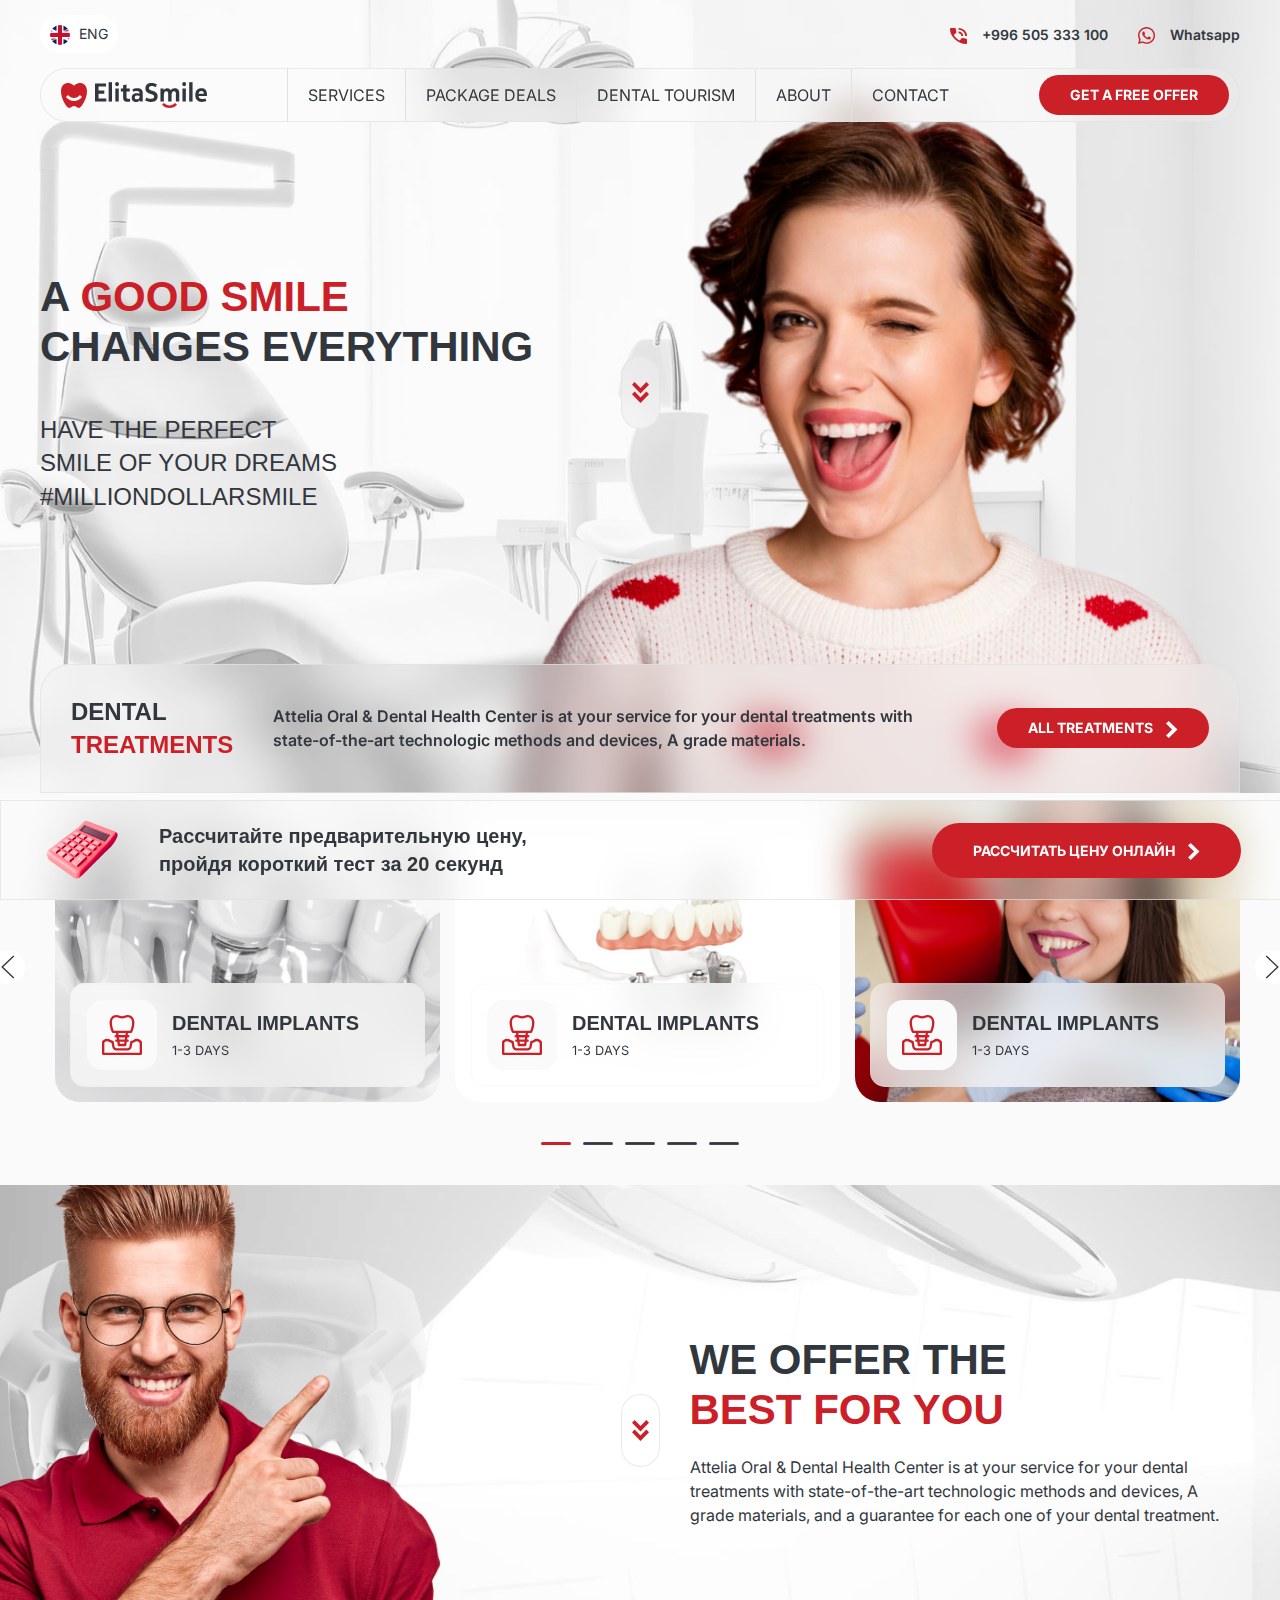
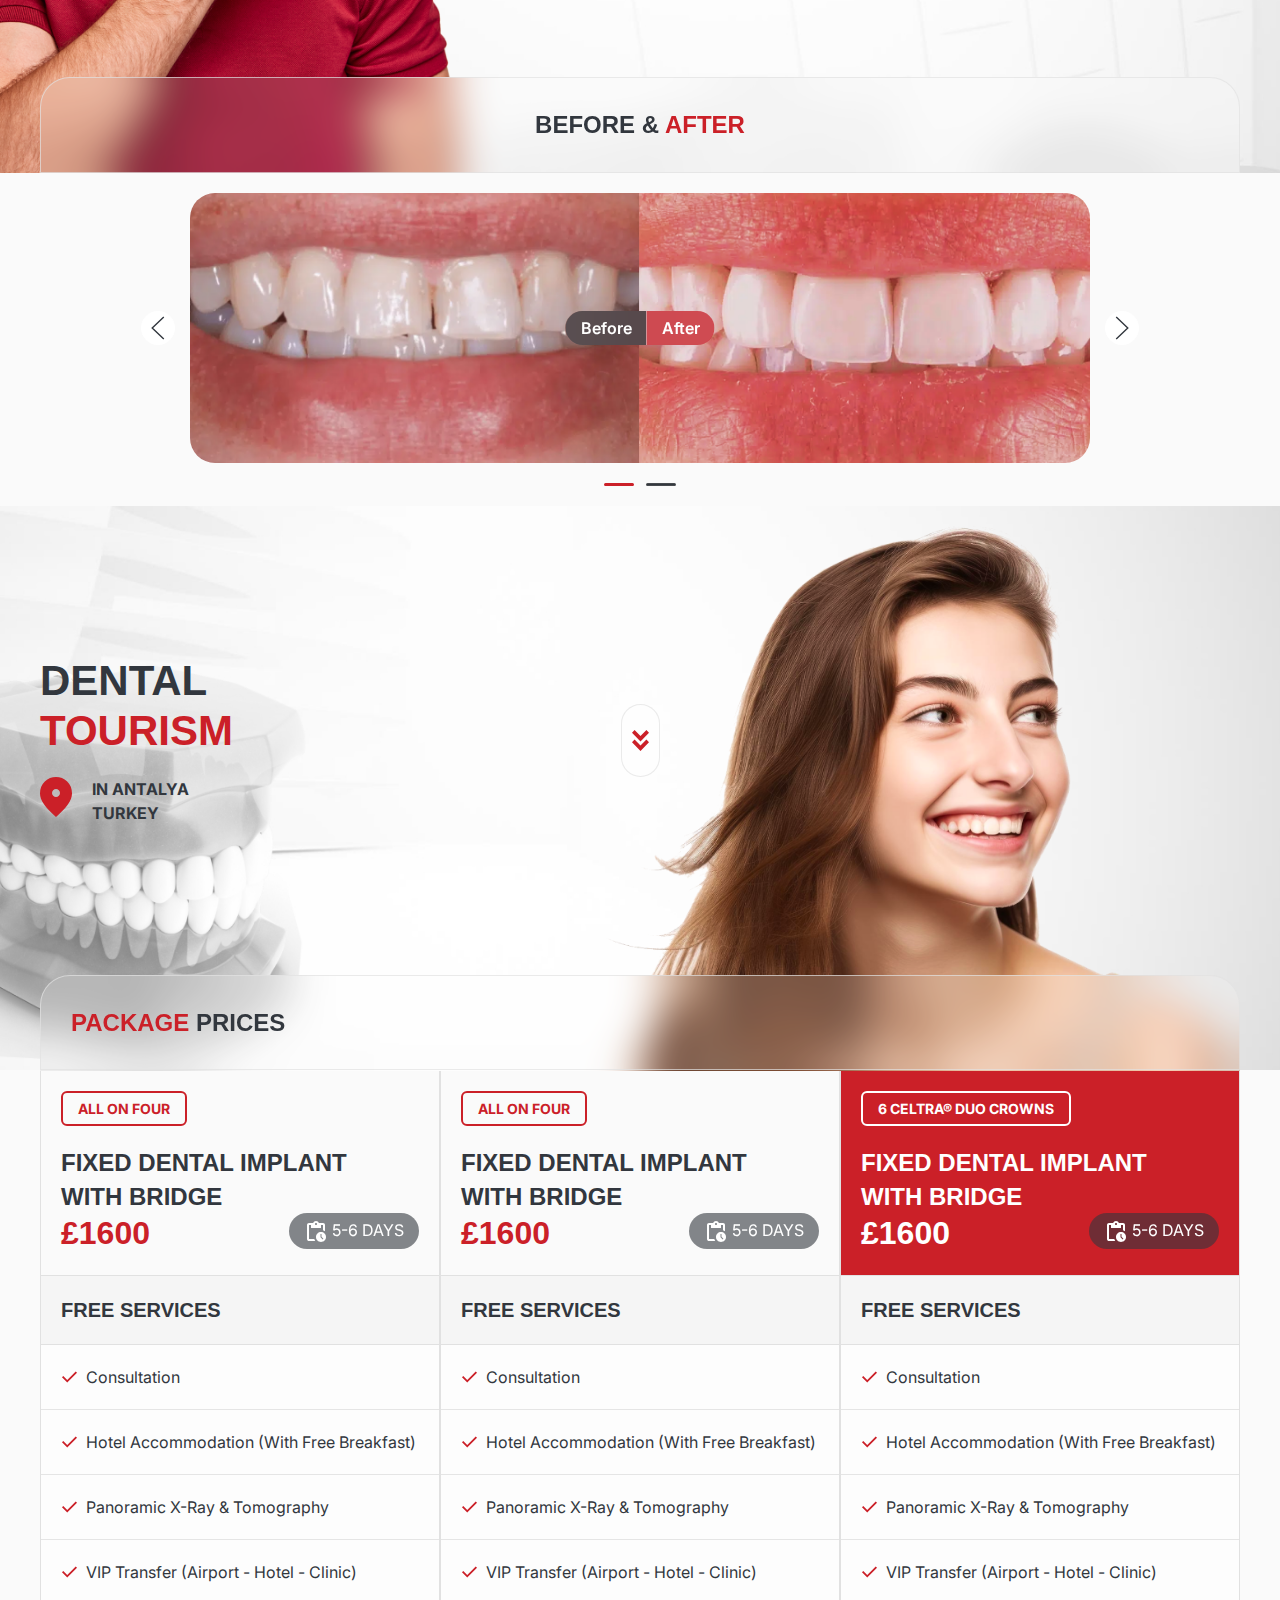
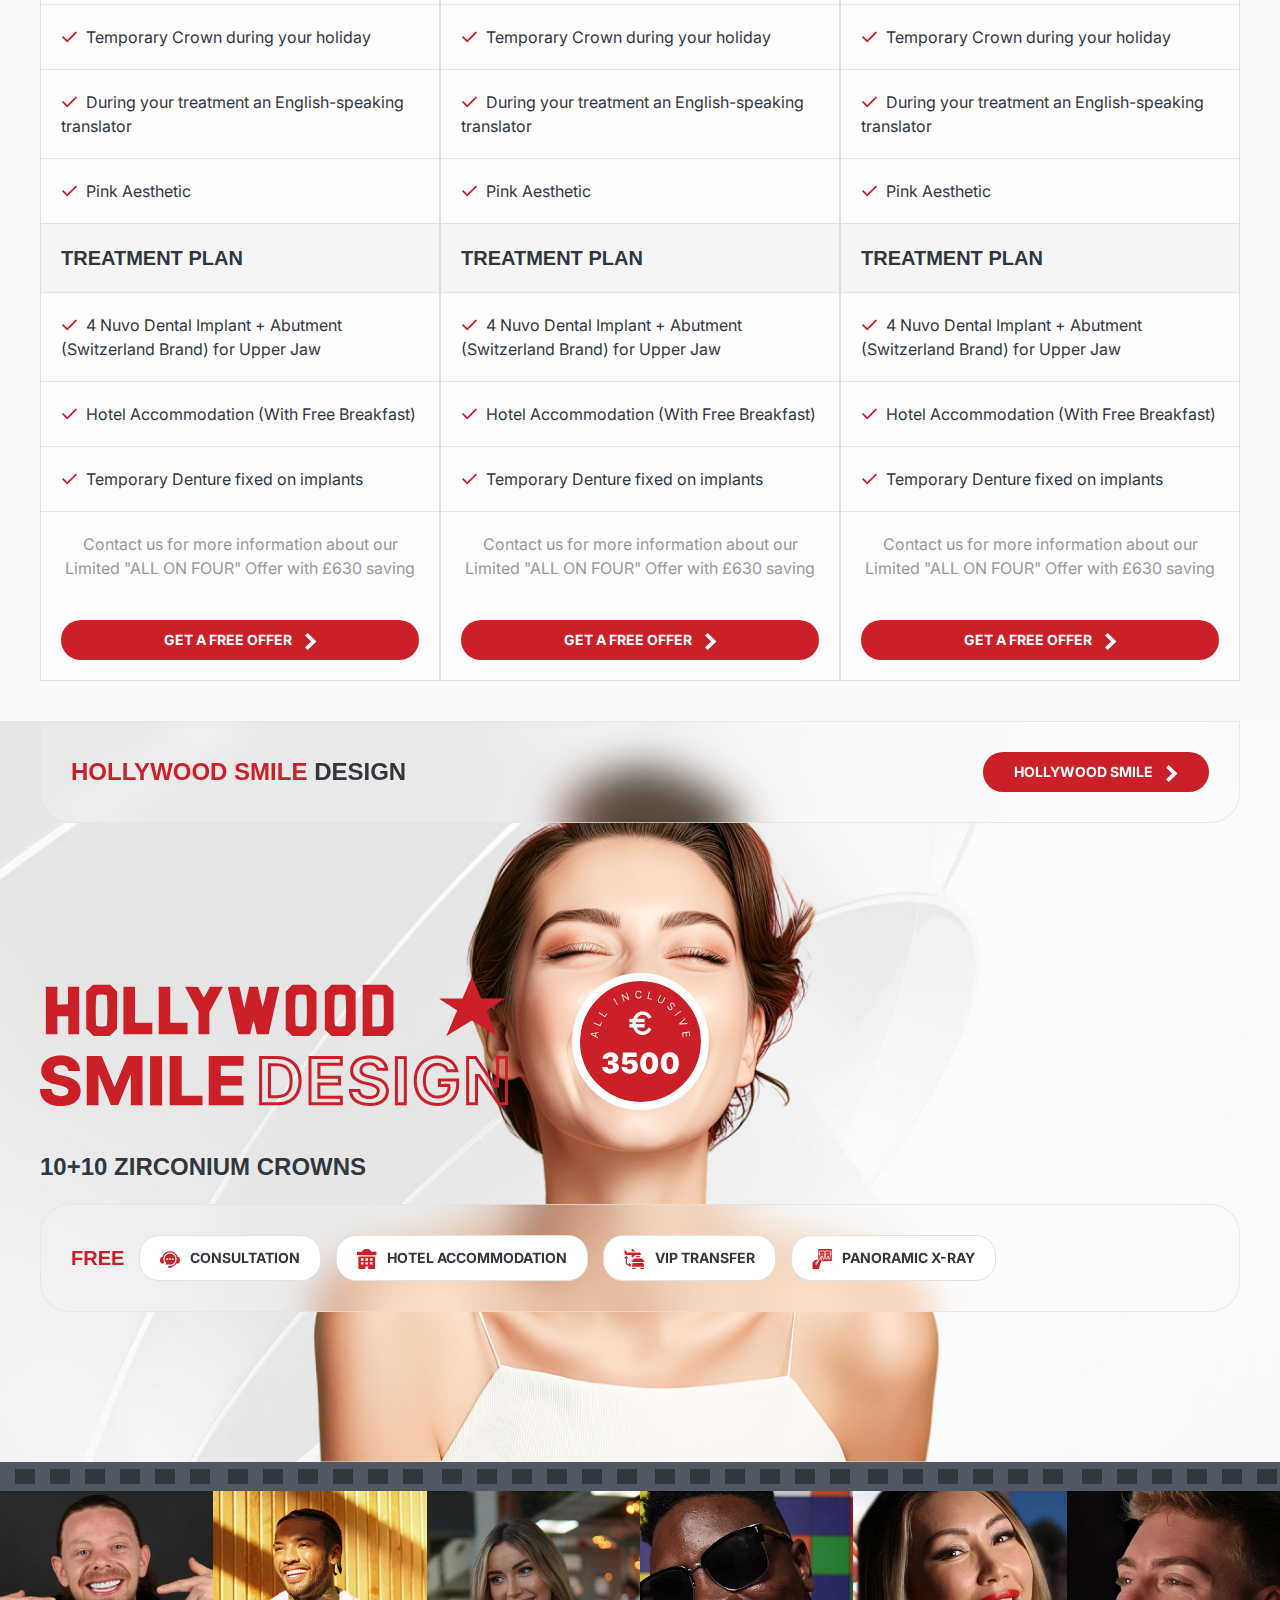
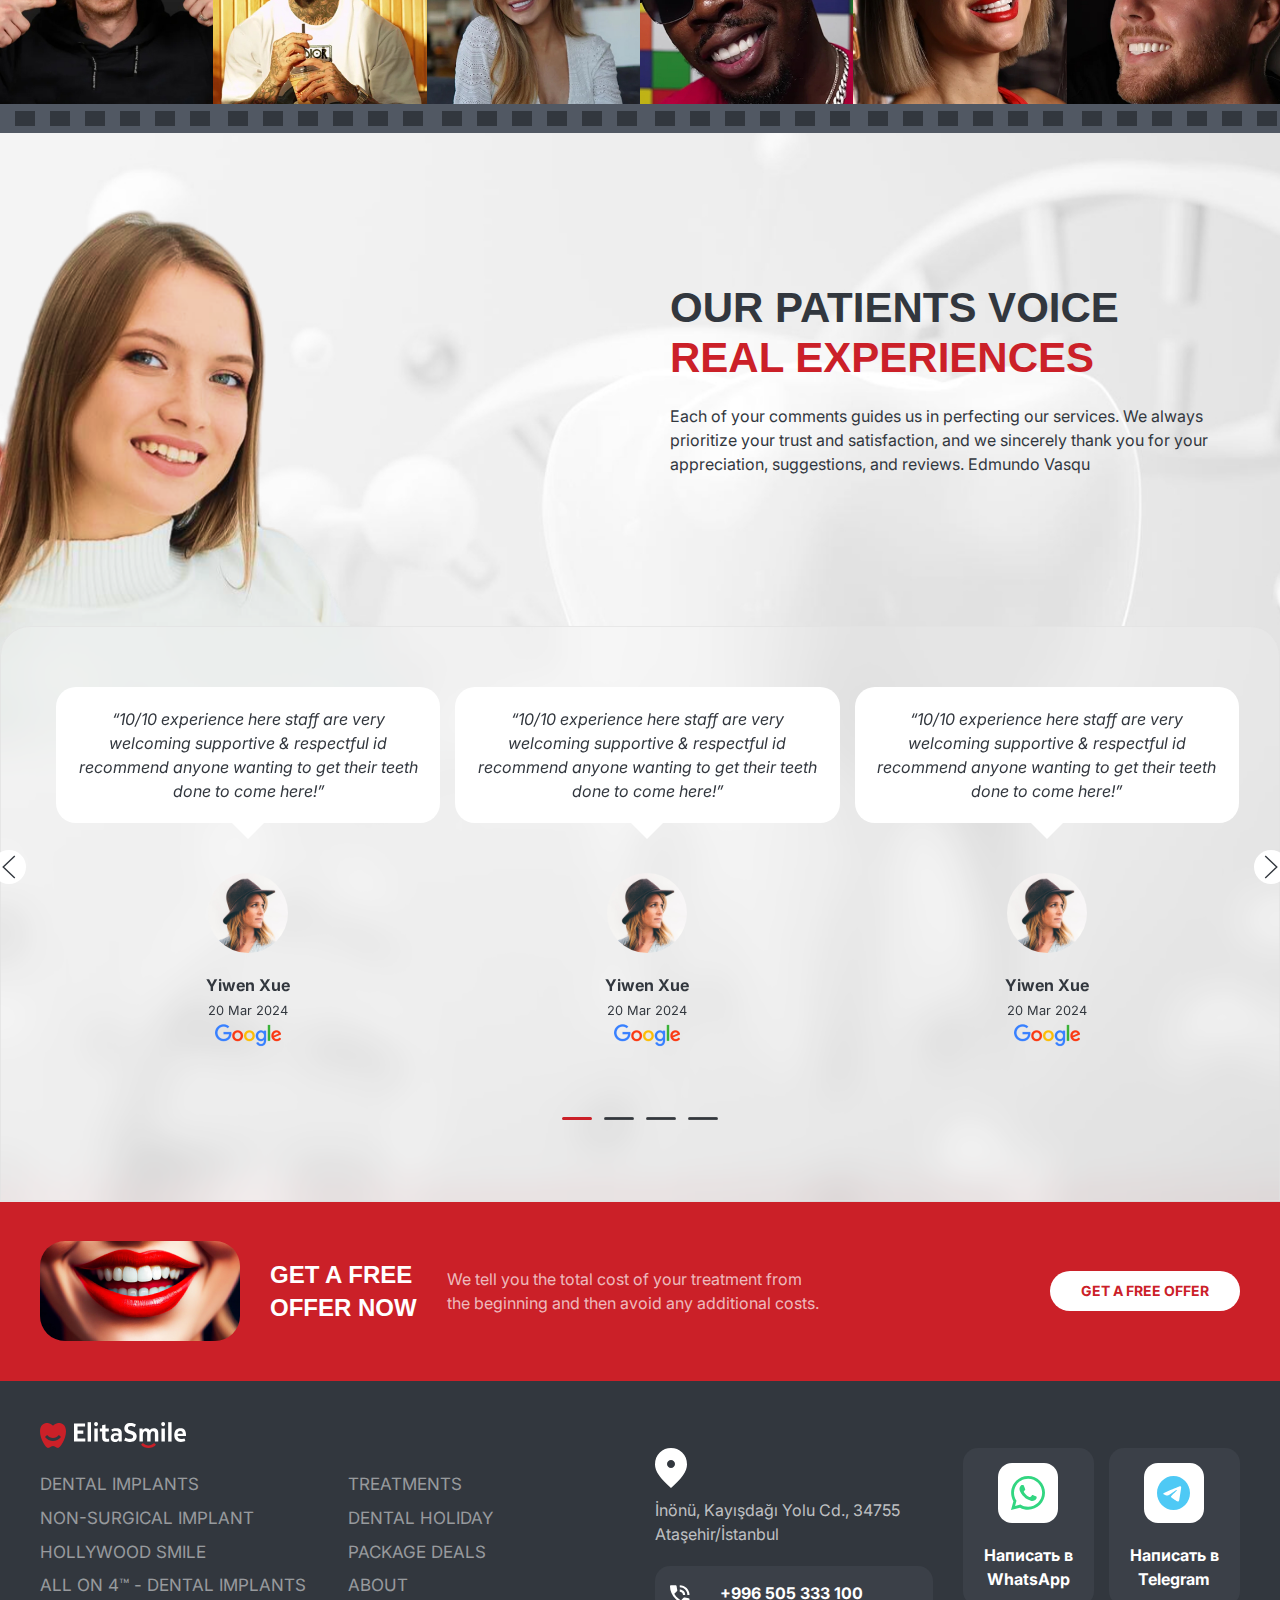
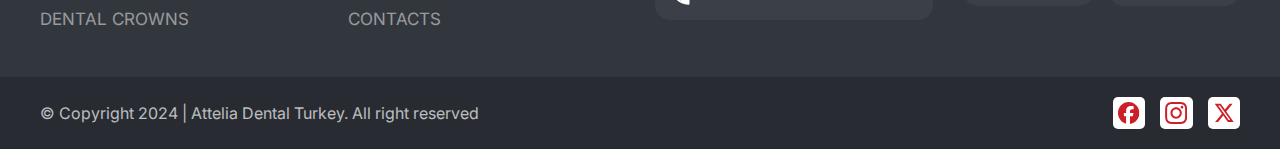
<file: index.html>
<!DOCTYPE html>
<html>
    <head>
        <title>ElitaSmile-main</title>
        <meta charset="utf-8" />
        <meta name="viewport" content="width=device-width, initial-scale=1" />
        <link rel="stylesheet" href="css/uikit.min.css" />
        <link rel="stylesheet" href="css/custom.css" />
        <link rel="shortcut icon" href="./img/favicon.png" />
        <link rel="apple-touch-icon" href="./img/apple-touch-icon.png" />
        <script src="js/uikit.min.js"></script>
        <script src="js/uikit-icons.min.js"></script>
    </head>
    <body>
        <div class="section">
            <div class="bg1" uk-parallax="bgx: 300">
                <div class="bg2" uk-parallax="bgx: -300">
                    <div class="header">
                        <div class="uk-container">
                            <div class="header-top uk-visible@m">
                                <div class="uk-grid-medium uk-flex-middle" uk-grid>
                                    <div class="uk-width-auto">
                                        <div class="uk-inline">
                                            <button class="uk-button btn-lng" type="button"><img src="img/lang/eng.png"> ENG</button>
                                            <div uk-dropdown="mode: click">
                                                <a href="" class="langlink uk-text-uppercase">
                                                    <img src="img/lang/de.png"> deutsch
                                                </a>
                                                <a href="" class="langlink uk-text-uppercase">
                                                    <img src="img/lang/ru.png"> russian
                                                </a>
                                            </div>
                                        </div>
                                    </div>
                                    <div class="uk-width-expand">
                                    </div>
                                    <div class="uk-width-auto">
                                        <a href="" class="grey text-semi-bold">
                                            <div class="uk-grid-small uk-child-width-auto" uk-grid>
                                                <div><img src="img/icons/call.svg"></div>
                                                <div>+996 505 333 100</div>
                                            </div>
                                        </a>
                                    </div>
                                    <div class="uk-width-auto">
                                        <a href="" class="grey text-semi-bold">
                                            <div class="uk-grid-small uk-child-width-auto" uk-grid>
                                                <div><img src="img/icons/wa.svg"></div>
                                                <div>Whatsapp </div>
                                            </div>
                                        </a>
                                    </div>
                                </div>
                            </div>
                            <div class="navbar" uk-sticky="start: 300; animation: uk-animation-slide-top; offset: 10">
                                <div class="uk-grid-small uk-flex-middle" uk-grid>
                                    <div class="uk-width-auto">
                                        <a href="" class="logo">
                                            <img src="img/logo.svg">
                                        </a>
                                    </div>
                                    <div class="uk-width-expand">
                                        <div class="uk-grid-collapse uk-child-width-auto uk-flex-center  uk-visible@m" uk-grid>
                                            <div>
                                                <a href="" class="navbar-link">Services</a>
                                            </div>
                                            <div>
                                                <a href="" class="navbar-link">PACKAGE DEALS</a>
                                            </div>
                                            <div>
                                                <a href="" class="navbar-link">Dental Tourism</a>
                                            </div>
                                            <div>
                                                <a href="" class="navbar-link">ABOUT</a>
                                            </div>
                                            <div>
                                                <a href="" class="navbar-link">contact</a>
                                            </div>
                                        </div>
                                    </div>
                                    <div class="uk-width-auto uk-hidden@m">
                                        <div class="uk-inline">
                                            <button class="uk-button btn-lng" type="button"><img src="img/lang/eng.png"> ENG</button>
                                            <div uk-dropdown="mode: click">
                                                <a href="" class="langlink uk-text-uppercase">
                                                    <img src="img/lang/de.png"> deutsch
                                                </a>
                                                <a href="" class="langlink uk-text-uppercase">
                                                    <img src="img/lang/ru.png"> russian
                                                </a>
                                            </div>
                                        </div>
                                    </div>
                                    <div class="uk-width-auto">
                                        <a href="#modal-container" uk-toggle class="uk-button uk-button-primary uk-visible@m">GET A FREE OFFER</a>
                                        <a href="#offcanvas-push" class="uk-button uk-button-primary uk-hidden@m" uk-toggle><img src="img/icons/menu.svg"></a>
                                    </div>
                                </div>
                            </div>
                        </div>
                    </div>
                    <div class="uk-container">
                        <div class="main-section">
                            <div class="uk-grid-medium uk-flex-middle" uk-grid>
                                <div class="uk-width-expand@m">
                                    <h1 class="text-extra-bold">
                                        A <span class="red">GOOD SMILE</span> <br>CHANGES EVERYTHING
                                    </h1>
                                    <h2 class="uk-h3">
                                        HAVE THE PERFECT<br class="uk-visible@m">SMILE OF YOUR DREAMS<br class="uk-visible@m">#MILLIONDOLLARSMILE
                                    </h2>
                                </div>
                                <div class="uk-width-auto uk-visible@m">
                                    <a href="#main-services" uk-scroll>
                                        <img src="img/icons/chevron-down.svg" class="chevron-down bg-blur">
                                    </a>
                                </div>
                                <div class="uk-width-expand@m">
                                </div>
                            </div>
                        </div>
                        <div class="glass-card bg-blur">
                            <div class="uk-flex-middle" uk-grid>
                                <div class="uk-width-auto@m">
                                    <h3 class="text-bold">DENTAL<br><span class="red">TREATMENTS</span></h3>
                                </div>
                                <div class="uk-width-expand@m">
                                    <div class="text-semi-bold">
                                        Attelia Oral & Dental Health Center is at your service for your dental treatments with state-of-the-art technologic methods and devices, A grade materials.
                                    </div>
                                </div>
                                <div class="uk-width-auto@m">
                                    <a href="" class="uk-button uk-button-primary">All Treatments <img src="img/icons/arrow-right.svg" class="uk-margin-small-left"></a>
                                </div>
                            </div>
                        </div>
                    </div>
                </div>
            </div>
        </div>
        <div id="main-services" class="main-services">
            <div class="uk-container">
                <div class="uk-margin-top uk-margin-medium-bottom" uk-slider>
                    <div class="uk-position-relative">
                        <div class="uk-slider-container">
                            <div class="uk-slider-items uk-child-width-1-2@s uk-child-width-1-3@m uk-grid-small">
                                <div>
                                    <div class="uk-inline uk-margin">
                                        <img src="img/services/s1.jpg" class="uk-border-rounded">
                                        <a href="" class="uk-position-small uk-position-bottom uk-overlay service-card">
                                            <div class="uk-grid-small uk-flex-middle" uk-grid>
                                                <div class="uk-width-auto">
                                                    <img src="img/services/icon/s1.svg">
                                                </div>
                                                <div class="uk-width-expand">
                                                    <h4 class="text-bold uk-margin-remove-bottom">DENTAL IMPLANTS</h4>
                                                    <small>1-3 DAYS</small>
                                                </div>
                                            </div>
                                        </a>
                                    </div>
                                </div>
                                <div>
                                    <div class="uk-inline uk-margin">
                                        <img src="img/services/s2.jpg" class="uk-border-rounded">
                                        <a href="" class="uk-position-small uk-position-bottom uk-overlay service-card">
                                            <div class="uk-grid-small uk-flex-middle" uk-grid>
                                                <div class="uk-width-auto">
                                                    <img src="img/services/icon/s1.svg">
                                                </div>
                                                <div class="uk-width-expand">
                                                    <h4 class="text-bold uk-margin-remove-bottom">DENTAL IMPLANTS</h4>
                                                    <small>1-3 DAYS</small>
                                                </div>
                                            </div>
                                        </a>
                                    </div>
                                </div>
                                <div>
                                    <div class="uk-inline uk-margin">
                                        <img src="img/services/s3.jpg" class="uk-border-rounded">
                                        <a href="" class="uk-position-small uk-position-bottom uk-overlay service-card">
                                            <div class="uk-grid-small uk-flex-middle" uk-grid>
                                                <div class="uk-width-auto">
                                                    <img src="img/services/icon/s1.svg">
                                                </div>
                                                <div class="uk-width-expand">
                                                    <h4 class="text-bold uk-margin-remove-bottom">DENTAL IMPLANTS</h4>
                                                    <small>1-3 DAYS</small>
                                                </div>
                                            </div>
                                        </a>
                                    </div>
                                </div>
                                <div>
                                    <div class="uk-inline uk-margin">
                                        <img src="img/services/s4.jpg" class="uk-border-rounded">
                                        <a href="" class="uk-position-small uk-position-bottom uk-overlay service-card">
                                            <div class="uk-grid-small uk-flex-middle" uk-grid>
                                                <div class="uk-width-auto">
                                                    <img src="img/services/icon/s1.svg">
                                                </div>
                                                <div class="uk-width-expand">
                                                    <h4 class="text-bold uk-margin-remove-bottom">DENTAL IMPLANTS</h4>
                                                    <small>1-3 DAYS</small>
                                                </div>
                                            </div>
                                        </a>
                                    </div>
                                </div>
                                <div>
                                    <div class="uk-inline uk-margin">
                                        <img src="img/services/s5.jpg" class="uk-border-rounded">
                                        <a href="" class="uk-position-small uk-position-bottom uk-overlay service-card">
                                            <div class="uk-grid-small uk-flex-middle" uk-grid>
                                                <div class="uk-width-auto">
                                                    <img src="img/services/icon/s1.svg">
                                                </div>
                                                <div class="uk-width-expand">
                                                    <h4 class="text-bold uk-margin-remove-bottom">DENTAL IMPLANTS</h4>
                                                    <small>1-3 DAYS</small>
                                                </div>
                                            </div>
                                        </a>
                                    </div>
                                </div>
                            </div>
                        </div>
                        <div class="uk-hidden@s">
                            <a class="uk-position-center-left uk-position-small" href uk-slidenav-previous uk-slider-item="previous"></a>
                            <a class="uk-position-center-right uk-position-small" href uk-slidenav-next uk-slider-item="next"></a>
                        </div>
                        <div class="uk-visible@s">
                            <a class="uk-position-center-left-out uk-position-small" href uk-slidenav-previous uk-slider-item="previous"></a>
                            <a class="uk-position-center-right-out uk-position-small" href uk-slidenav-next uk-slider-item="next"></a>
                        </div>
                    </div>
                    <ul class="uk-slider-nav uk-dotnav uk-flex-center uk-margin"></ul>
                </div>
            </div>
        </div>
        <div class="section">
            <div class="bg3" uk-parallax="bgx: -300">
                <div class="bg4" uk-parallax="bgx: 300">
                    <div class="uk-container">
                        <div class="second-section">
                            <div class="uk-grid-medium uk-flex-middle" uk-grid>
                                <div class="uk-width-expand uk-visible@m">
                                </div>
                                <div class="uk-width-auto uk-visible@m" >
                                    <a href="#BeforeAfter" uk-scroll>
                                        <img src="img/icons/chevron-down.svg" class="chevron-down bg-blur">
                                    </a>
                                </div>
                                <div class="uk-width-expand@m">
                                    <h2 class="uk-h1 text-extra-bold">
                                        WE OFFER THE <br><span class="red">BEST FOR YOU</span>
                                    </h2>
                                    <p>
                                        Attelia Oral & Dental Health Center is at your service for your dental treatments with state-of-the-art technologic methods and devices, A grade materials, and a guarantee for each one of your dental treatment.
                                    </p>
                                </div>
                            </div>
                        </div>
                        <div class="glass-card bg-blur">
                            <div class="uk-flex-middle" uk-grid>
                                <div class="uk-width-expand">
                                </div>
                                <div class="uk-width-auto">
                                    <h3 class="text-bold uk-text-uppercase">Before & <span class="red">After</span></h3>
                                </div>
                                <div class="uk-width-expand">
                                </div>
                            </div>
                        </div>
                    </div>
                </div>
            </div>
        </div>
        <div id="BeforeAfter" class="section">
            <div class="uk-container uk-container-small">
                <div class="uk-margin-top uk-margin-bottom" uk-slider>
                    <div class="uk-position-relative">
                        <div class="uk-slider-container uk-light">
                            <div class="uk-slider-items uk-child-width-1-1">
                                <div>
                                    <img src="img/ba/1.png" class="uk-border-rounded">
                                    <div class="uk-position-center uk-panel">
                                        <div class="BeforeAfter uk-child-width-auto uk-grid-collapse" uk-grid>
                                            <div class="Before text-semi-bold">Before</div>
                                            <div class="After text-semi-bold">After</div>
                                        </div>
                                    </div>
                                </div>
                                <div>
                                    <img src="img/ba/1.png" class="uk-border-rounded">
                                    <div class="uk-position-center uk-panel">
                                        <div class="BeforeAfter uk-child-width-auto uk-grid-collapse" uk-grid>
                                            <div class="Before text-semi-bold">Before</div>
                                            <div class="After text-semi-bold">After</div>
                                        </div>
                                    </div>
                                </div>
                            </div>
                        </div>
                        <div class="uk-hidden@s uk-light">
                            <a class="uk-position-center-left uk-position-small" href uk-slidenav-previous uk-slider-item="previous"></a>
                            <a class="uk-position-center-right uk-position-small" href uk-slidenav-next uk-slider-item="next"></a>
                        </div>
                        <div class="uk-visible@s">
                            <a class="uk-position-center-left-out uk-position-small" href uk-slidenav-previous uk-slider-item="previous"></a>
                            <a class="uk-position-center-right-out uk-position-small" href uk-slidenav-next uk-slider-item="next"></a>
                        </div>
                    </div>
                    <ul class="uk-slider-nav uk-dotnav uk-flex-center uk-margin"></ul>
                </div>
            </div>
        </div>
        <div class="section">
            <div class="bg5" uk-parallax="bgx: 300">
                <div class="bg6" uk-parallax="bgx: -200">
                    <div class="uk-container">
                        <div class="second-section">
                            <div class="uk-grid-medium uk-flex-middle" uk-grid>
                                <div class="uk-width-expand@m">
                                    <h2 class="uk-h1 text-extra-bold uk-text-uppercase">
                                        DENTAL <br><span class="red">Tourism</span>
                                    </h2>
                                    <p class="text-bold">
                                        <img src="img/icons/location.svg" class="uk-float-left uk-margin-right">
                                        IN ANTALYA <br>TURKEY
                                    </p>
                                </div>
                                <div class="uk-width-auto uk-visible@m">
                                    <a href="" >
                                        <img src="img/icons/chevron-down.svg" class="chevron-down bg-blur">
                                    </a>
                                </div>
                                <div class="uk-width-expand uk-visible@m">
                                </div>
                            </div>
                        </div>
                        <div class="glass-card bg-blur">
                            <div class="uk-flex-middle" uk-grid>
                                <div class="uk-width-auto">
                                    <h3 class="text-bold uk-text-uppercase"><span class="red">Package </span> Prices</h3>
                                </div>
                                <div class="uk-width-expand">
                                </div>
                            </div>
                        </div>
                    </div>
                </div>
            </div>
        </div>
        <div class="section">
            <div class="uk-container">
                <div class="uk-margin-medium-bottom">
                    <div class="uk-grid-collapse uk-child-width-1-3@m" uk-grid>
                        <div>
                            <div class="price-card">
                                <div class="price-card-head">
                                    <div class="price-card-badge uk-text-uppercase">
                                        ALL ON FOUR
                                    </div>
                                    <h3 class="text-bold uk-text-uppercase uk-margin-remove-bottom uk-margin-top">FIXED DENTAL IMPLANT<br> WITH BRIDGE</h3>
                                    <div class="uk-child-width-1-2" uk-grid>
                                        <div>
                                            <span class="uk-h2 red text-bold">£1600</span>
                                        </div>
                                        <div>
                                            <div class="price-date">
                                                <img src="img/icons/pending.svg">
                                                5-6 DAYS
                                            </div>
                                        </div>
                                    </div>
                                </div>
                                <div class="price-card-subhead">
                                    <h4 class="text-bold uk-text-uppercase uk-margin-remove-bottom">FREE Services</h4>
                                </div>
                                <ul class="uk-list uk-list-large uk-list-divider">
                                    <li>Consultation</li>
                                    <li>Hotel Accommodation (With Free Breakfast)</li>
                                    <li>Panoramic X-Ray & Tomography</li>
                                    <li>VIP Transfer (Airport - Hotel - Clinic)</li>
                                    <li>Temporary Crown during your holiday</li>
                                    <li>During your treatment an English-speaking translator</li>
                                    <li>Pink Aesthetic</li>
                                </ul>
                                <div class="price-card-subhead">
                                    <h4 class="text-bold uk-text-uppercase uk-margin-remove-bottom">TREATMENT PLAN</h4>
                                </div>
                                <ul class="uk-list uk-list-large uk-list-divider">
                                    <li>4 Nuvo Dental Implant + Abutment (Switzerland Brand) for Upper Jaw</li>
                                    <li>Hotel Accommodation (With Free Breakfast)</li>
                                    <li>Temporary Denture fixed on implants</li>
                                </ul>
                                <div class="price-card-footer">
                                    <div class="uk-text-muted uk-text-center">
                                        Contact us for more information about our Limited "ALL ON FOUR" Offer with £630 saving
                                    </div>
                                    <div class="uk-margin-medium-top">
                                        <a href="" class="uk-width-1-1 uk-button uk-button-primary">GET A FREE OFFER <img src="img/icons/arrow-right.svg" class="uk-margin-small-left"></a>
                                    </div>
                                </div>
                            </div>
                        </div>
                        <div>
                            <div class="price-card">
                                <div class="price-card-head">
                                    <div class="price-card-badge uk-text-uppercase">
                                        ALL ON FOUR
                                    </div>
                                    <h3 class="text-bold uk-text-uppercase uk-margin-remove-bottom uk-margin-top">FIXED DENTAL IMPLANT<br> WITH BRIDGE</h3>
                                    <div class="uk-child-width-1-2" uk-grid>
                                        <div>
                                            <span class="uk-h2 red text-bold">£1600</span>
                                        </div>
                                        <div>
                                            <div class="price-date">
                                                <img src="img/icons/pending.svg">
                                                5-6 DAYS
                                            </div>
                                        </div>
                                    </div>
                                </div>
                                <div class="price-card-subhead">
                                    <h4 class="text-bold uk-text-uppercase uk-margin-remove-bottom">FREE Services</h4>
                                </div>
                                <ul class="uk-list uk-list-large uk-list-divider">
                                    <li>Consultation</li>
                                    <li>Hotel Accommodation (With Free Breakfast)</li>
                                    <li>Panoramic X-Ray & Tomography</li>
                                    <li>VIP Transfer (Airport - Hotel - Clinic)</li>
                                    <li>Temporary Crown during your holiday</li>
                                    <li>During your treatment an English-speaking translator</li>
                                    <li>Pink Aesthetic</li>
                                </ul>
                                <div class="price-card-subhead">
                                    <h4 class="text-bold uk-text-uppercase uk-margin-remove-bottom">TREATMENT PLAN</h4>
                                </div>
                                <ul class="uk-list uk-list-large uk-list-divider">
                                    <li>4 Nuvo Dental Implant + Abutment (Switzerland Brand) for Upper Jaw</li>
                                    <li>Hotel Accommodation (With Free Breakfast)</li>
                                    <li>Temporary Denture fixed on implants</li>
                                </ul>
                                <div class="price-card-footer">
                                    <div class="uk-text-muted uk-text-center">
                                        Contact us for more information about our Limited "ALL ON FOUR" Offer with £630 saving
                                    </div>
                                    <div class="uk-margin-medium-top">
                                        <a href="" class="uk-width-1-1 uk-button uk-button-primary">GET A FREE OFFER <img src="img/icons/arrow-right.svg" class="uk-margin-small-left"></a>
                                    </div>
                                </div>
                            </div>
                        </div>
                        <div>
                            <div class="price-card">
                                <div class="price-card-head-primary uk-light">
                                    <div class="price-card-badge uk-text-uppercase white">
                                        6 Celtra® DUO CROWNS
                                    </div>
                                    <h3 class="text-bold uk-text-uppercase uk-margin-remove-bottom uk-margin-top white">FIXED DENTAL IMPLANT<br> WITH BRIDGE</h3>
                                    <div class="uk-child-width-1-2" uk-grid>
                                        <div>
                                            <span class="uk-h2 text-bold white">£1600</span>
                                        </div>
                                        <div>
                                            <div class="price-date">
                                                <img src="img/icons/pending.svg">
                                                5-6 DAYS
                                            </div>
                                        </div>
                                    </div>
                                </div>
                                <div class="price-card-subhead">
                                    <h4 class="text-bold uk-text-uppercase uk-margin-remove-bottom">FREE Services</h4>
                                </div>
                                <ul class="uk-list uk-list-large uk-list-divider">
                                    <li>Consultation</li>
                                    <li>Hotel Accommodation (With Free Breakfast)</li>
                                    <li>Panoramic X-Ray & Tomography</li>
                                    <li>VIP Transfer (Airport - Hotel - Clinic)</li>
                                    <li>Temporary Crown during your holiday</li>
                                    <li>During your treatment an English-speaking translator</li>
                                    <li>Pink Aesthetic</li>
                                </ul>
                                <div class="price-card-subhead">
                                    <h4 class="text-bold uk-text-uppercase uk-margin-remove-bottom">TREATMENT PLAN</h4>
                                </div>
                                <ul class="uk-list uk-list-large uk-list-divider">
                                    <li>4 Nuvo Dental Implant + Abutment (Switzerland Brand) for Upper Jaw</li>
                                    <li>Hotel Accommodation (With Free Breakfast)</li>
                                    <li>Temporary Denture fixed on implants</li>
                                </ul>
                                <div class="price-card-footer">
                                    <div class="uk-text-muted uk-text-center">
                                        Contact us for more information about our Limited "ALL ON FOUR" Offer with £630 saving
                                    </div>
                                    <div class="uk-margin-medium-top">
                                        <a href="" class="uk-width-1-1 uk-button uk-button-primary">GET A FREE OFFER <img src="img/icons/arrow-right.svg" class="uk-margin-small-left"></a>
                                    </div>
                                </div>
                            </div>
                        </div>
                    </div>
                </div>
            </div>
        </div>
        <div class="section">
            <div class="bg7" uk-parallax="bgx: -200">
                <div class="bg8" uk-parallax="bgx: 200">
                    <div class="uk-container">
                        <div class="glass-card-top bg-blur">
                            <div class="uk-flex-middle" uk-grid>
                                <div class="uk-width-auto">
                                    <h3 class="text-bold uk-text-uppercase"><span class="red">HOLLYWOOD SMILE </span> DESIGN</h3>
                                </div>
                                <div class="uk-width-expand uk-visible@m">
                                </div>
                                <div class="uk-width-auto uk-visible@m">
                                    <a href="" class="uk-width-1-1 uk-button uk-button-primary">HOLLYWOOD SMILE <img src="img/icons/arrow-right.svg" class="uk-margin-small-left"></a>
                                </div>
                            </div>
                        </div>
                        <div class="delta-section">
                            <div class="uk-grid-medium uk-flex-middle" uk-grid>
                                <div class="uk-width-expand@m">
                                     <img src="img/icons/holiwood.svg">
                                </div>
                                <div class="uk-width-auto@m">
                                    <a href="">
                                        <img src="img/icons/aalin.svg">
                                    </a>
                                </div>
                                <div class="uk-width-expand uk-visible@m">
                                </div>
                            </div>
                            <h4 class="uk-h3 text-bold">
                                10+10 ZIRCONIUM CROWNS
                            </h4>
                            <div class="glass-card-holiwood bg-blur">
                                <div class="uk-grid-small uk-child-width-auto uk-flex-middle" uk-grid>
                                    <div class="uk-width-1-1 uk-width-auto@m">
                                        <span class="red uk-h4 text-bold">FREE</span>
                                    </div>
                                    <div>
                                        <div class="consultation-container">
                                          <div class="dot">
                                              <img src="img/holi/1.svg">
                                          </div>
                                          <div class="consultation-text">CONSULTATION</div>
                                        </div>
                                    </div>
                                    <div>
                                        <div class="consultation-container">
                                          <div class="dot">
                                              <img src="img/holi/2.svg">
                                          </div>
                                          <div class="consultation-text">HOTEL ACCOMMODATION</div>
                                        </div>
                                    </div>
                                    <div>
                                        <div class="consultation-container">
                                          <div class="dot">
                                              <img src="img/holi/3.svg">
                                          </div>
                                          <div class="consultation-text">VIP TRANSFER</div>
                                        </div>
                                    </div>
                                    <div>
                                        <div class="consultation-container">
                                          <div class="dot">
                                              <img src="img/holi/4.svg">
                                          </div>
                                          <div class="consultation-text">PANORAMIC X-RAY</div>
                                        </div>
                                    </div>
                                </div>
                            </div>
                        </div>
                    </div>
                </div>
            </div>
        </div>
        <div class="film">
            <div uk-slider="parallax: true;">
                <div class="uk-slider-items uk-child-width-1-3 uk-child-width-1-4@s uk-child-width-1-6@m uk-light">
                    <div>
                        <div class="film-card">
                            <div class="cinema"></div>
                            <img src="img/movie/1.jpg">
                            <div class="cinema"></div>
                        </div>
                    </div>
                    <div>
                        <div class="film-card">
                            <div class="cinema"></div>
                            <img src="img/movie/2.jpg">
                            <div class="cinema"></div>
                        </div>
                    </div>
                    <div>
                        <div class="film-card">
                            <div class="cinema"></div>
                            <img src="img/movie/3.jpg">
                            <div class="cinema"></div>
                        </div>
                    </div>
                    <div>
                        <div class="film-card">
                            <div class="cinema"></div>
                            <img src="img/movie/4.jpg">
                            <div class="cinema"></div>
                        </div>
                    </div>
                    <div>
                        <div class="film-card">
                            <div class="cinema"></div>
                            <img src="img/movie/5.jpg">
                            <div class="cinema"></div>
                        </div>
                    </div>
                    <div>
                        <div class="film-card">
                            <div class="cinema"></div>
                            <img src="img/movie/6.jpg">
                            <div class="cinema"></div>
                        </div>
                    </div>
                    <div>
                        <div class="film-card">
                            <div class="cinema"></div>
                            <img src="img/movie/1.jpg">
                            <div class="cinema"></div>
                        </div>
                    </div>
                    <div>
                        <div class="film-card">
                            <div class="cinema"></div>
                            <img src="img/movie/2.jpg">
                            <div class="cinema"></div>
                        </div>
                    </div>
                    <div>
                        <div class="film-card">
                            <div class="cinema"></div>
                            <img src="img/movie/3.jpg">
                            <div class="cinema"></div>
                        </div>
                    </div>
                </div>
            </div>
        </div>
        <div class="rwds">
            <div class="bg9" uk-parallax="bgx: -200">
                <div class="bg10" uk-parallax="bgx: 200">
                    <div class="second-section">
                        <div class="uk-container">
                            <div class="uk-grid-medium uk-flex-middle" uk-grid>
                                <div class="uk-width-expand uk-visible@m">
                                </div>
                                <div class="uk-width-auto uk-visible@m">
                                </div>
                                <div class="uk-width-expand">
                                    <h2 class="uk-h1 text-extra-bold uk-text-uppercase">
                                        Our Patients Voice <br><span class="red">Real Experiences</span>
                                    </h2>
                                    <p>
                                        Each of your comments guides us in perfecting our services. We always prioritize your trust and satisfaction, and we sincerely thank you for your appreciation, suggestions, and reviews. Edmundo Vasqu
                                    </p>
                                </div>
                            </div>
                        </div>
                    </div>
                    <div class="bg-blur rew-client">
                        <div class="uk-container">
                            <div class="uk-margin-top uk-margin-medium-bottom" uk-slider>
                                <div class="uk-position-relative">
                                    <div class="uk-slider-container">
                                        <div class="uk-slider-items uk-child-width-1-1 uk-child-width-1-3@m uk-grid-small">
                                            <div>
                                                <div class="speech-bubble rounded large blue">
                                                   <q>10/10 experience here staff are very welcoming supportive & respectful id recommend anyone wanting to get their teeth done to come here!</q>
                                                </div>
                                                <div class="avatar">
                                                   <img src="img/avatar.jpg" class="uk-border-circle">
                                                </div>
                                                <div class="uk-text-center">
                                                    <b>Yiwen Xue</b><br>
                                                    <small>20 Mar 2024</small>
                                                </div>
                                                <div class="uk-text-center">
                                                    <img src="img/google-logo.png">
                                                </div>
                                            </div>
                                            <div>
                                                <div class="speech-bubble rounded large blue">
                                                   <q>10/10 experience here staff are very welcoming supportive & respectful id recommend anyone wanting to get their teeth done to come here!</q>
                                                </div>
                                                <div class="avatar">
                                                   <img src="img/avatar.jpg" class="uk-border-circle">
                                                </div>
                                                <div class="uk-text-center">
                                                    <b>Yiwen Xue</b><br>
                                                    <small>20 Mar 2024</small>
                                                </div>
                                                <div class="uk-text-center">
                                                    <img src="img/google-logo.png">
                                                </div>
                                            </div>
                                            <div>
                                                <div class="speech-bubble rounded large blue">
                                                   <q>10/10 experience here staff are very welcoming supportive & respectful id recommend anyone wanting to get their teeth done to come here!</q>
                                                </div>
                                                <div class="avatar">
                                                   <img src="img/avatar.jpg" class="uk-border-circle">
                                                </div>
                                                <div class="uk-text-center">
                                                    <b>Yiwen Xue</b><br>
                                                    <small>20 Mar 2024</small>
                                                </div>
                                                <div class="uk-text-center">
                                                    <img src="img/google-logo.png">
                                                </div>
                                            </div>
                                            <div>
                                                <div class="speech-bubble rounded large blue">
                                                   <q>10/10 experience here staff are very welcoming supportive & respectful id recommend anyone wanting to get their teeth done to come here!</q>
                                                </div>
                                                <div class="avatar">
                                                   <img src="img/avatar.jpg" class="uk-border-circle">
                                                </div>
                                                <div class="uk-text-center">
                                                    <b>Yiwen Xue</b><br>
                                                    <small>20 Mar 2024</small>
                                                </div>
                                                <div class="uk-text-center">
                                                    <img src="img/google-logo.png">
                                                </div>
                                            </div>
                                        </div>
                                    </div>
                                    <div class="uk-hidden@s uk-light">
                                        <a class="uk-position-center-left uk-position-small" href uk-slidenav-previous uk-slider-item="previous"></a>
                                        <a class="uk-position-center-right uk-position-small" href uk-slidenav-next uk-slider-item="next"></a>
                                    </div>
                                    <div class="uk-visible@s">
                                        <a class="uk-position-center-left-out uk-position-small" href uk-slidenav-previous uk-slider-item="previous"></a>
                                        <a class="uk-position-center-right-out uk-position-small" href uk-slidenav-next uk-slider-item="next"></a>
                                    </div>
                                </div>
                                <ul class="uk-slider-nav uk-dotnav uk-flex-center uk-margin-large-top"></ul>
                            </div>
                        </div>
                    </div>
                </div>
            </div>
        </div>
        <div class="free-offer uk-light">
            <div class="uk-container">
                <div class="uk-grid-medium uk-child-width-auto uk-flex-middle" uk-grid>
                    <div class="uk-width-1-2 uk-width-auto@m">
                        <img src="img/smile-red.png" class="uk-border-rounded">
                    </div>
                    <div class="">
                        <h3 class="text-bold uk-text-uppercase">GET A FREE<br> OFFER NOW</h3>
                    </div>
                    <div class="uk-width-expand@m">We tell you the total cost of your treatment from<br> the beginning and then avoid any additional costs. </div>
                    <div>
                        <a href="" class="uk-button uk-button-primary">GET A FREE OFFER</a>
                    </div>
                </div>
            </div>
        </div>
        <div class="footer uk-light">
            <div class="uk-container">
                <div>
                    <img src="img/slogo.svg">
                </div>
                <div class="uk-grid-medium uk-child-width-1-4@m" uk-grid>
                    <div>
                        <div class="uk-margin-top">
                            <ul class="uk-nav uk-nav-default">
                                <li><a href="#">DENTAL IMPLANTS</a></li>
                                <li><a href="#">NON-SURGICAL IMPLANT</a></li>
                                <li><a href="#">HOLLYWOOD SMILE</a></li>
                                <li><a href="#">ALL ON 4™ - DENTAL IMPLANTS</a></li>
                                <li><a href="#">DENTAL CROWNS</a></li>
                            </ul>
                        </div>
                    </div>
                    <div>
                        <div class="uk-margin-top">
                            <ul class="uk-nav uk-nav-default">
                                <li><a href="#">TREATMENTS</a></li>
                                <li><a href="#">DENTAL HOLIDAY</a></li>
                                <li><a href="#">PACKAGE DEALS</a></li>
                                <li><a href="#">ABOUT</a></li>
                                <li><a href="#">CONTACTS</a></li>
                            </ul>
                        </div>
                    </div>
                    <div>
                        <div>
                            <img src="img/icons/slocation.svg">
                            <div class="uk-margin-small-top">İnönü, Kayışdağı Yolu Cd., 34755 Ataşehir/İstanbul</div>
                            <a href="tel:+996505333100" class="ccdrd uk-margin-top" >
                                <div class="uk-grid-medium uk-flex-middle" uk-grid>
                                    <div class="uk-width-auto uk-first-column">
                                        <img src="img/icons/scall.svg">
                                    </div>
                                    <div class="uk-width-expand">
                                        <b>+996 505 333 100</b>
                                    </div>
                                </div>
                            </a>
                        </div>
                    </div>
                    <div>
                        <div class="uk-grid-small uk-child-width-1-2" uk-grid>
                            <div class="uk-first-column">
                                <a href="" target="_blank" class="link-card uk-text-center">
                                    <img src="img/icons/wa1.svg">
                                    <br>
                                    <div class="uk-margin-top uk-text-bold">Написать в WhatsApp</div>
                                </a>
                            </div>
                            <div>
                                <a href="" class="link-card uk-text-center">
                                    <img src="img/icons/telegram1.svg">
                                    <br>
                                    <div class="uk-margin-top uk-text-bold">Написать в Telegram</div>
                                </a>
                            </div>
                        </div>
                    </div>
                </div>
            </div>
        </div>
        <div class="sub-footer uk-light">
            <div class="uk-container">
                <div class="uk-flex-middle" uk-grid>
                    <div class="uk-width-expand">
                        © Copyright 2024 | Attelia Dental Turkey. All right reserved
                    </div>
                    <div class="uk-width-auto">
                        <div class="uk-grid-small uk-child-width-auto uk-grid" uk-grid="">
                            <div class="uk-first-column">
                                <a href=""><img src="img/icons/fb.svg" class="social-btn"></a>
                            </div>
                            <div>
                                <a href=""><img src="img/icons/insta.svg" class="social-btn"></a>
                            </div>
                            <div>
                                <a href=""><img src="img/icons/x.svg" class="social-btn"></a>
                            </div>
                        </div>
                    </div>
                </div>
            </div>
        </div>
        <div class="bottom-quiz bg-blur">
            <div class="uk-container">
                <div class="uk-grid-medium uk-flex-middle uk-visible@m" uk-grid>
                    <div class="uk-width-auto">
                        <img src="img/quiz.png">
                    </div>
                    <div class="uk-width-expand">
                        <div class="uk-h4 text-bold">Рассчитайте предварительную цену, <br>пройдя короткий тест за 20 секунд</div>
                    </div>
                    <div class="uk-width-auto">
                        <a href="quiz1.html" class="uk-button uk-button-large uk-button-primary">Рассчитать цену онлайн <img src="img/icons/arrow-right.svg" class="uk-margin-small-left"></a>
                    </div>
                </div>
                <a href="quiz1.html" class="uk-button uk-button-small uk-button-primary uk-width-1-1 uk-hidden@m">Рассчитать цену онлайн <img src="img/icons/arrow-right.svg" class="uk-margin-small-left"></a>
            </div>
        </div>
        <div id="modal-container" class="uk-modal-container" uk-modal>
            <div class="uk-modal-dialog uk-modal-body">
                <button class="uk-modal-close-default" type="button" uk-close></button>
                <h2 class="uk-modal-title">GET YOUR TREATMENT PLAN & <span class="red">QUOTE NOW FOR FREE! </span></h2>
                <p class="text-bold">Combine Your Treatment with an Unforgettable Holiday. Explore Our Special Dental Treatment Package Offers.</p>
                <div>
                    <div class="uk-child-width-1-3@m uk-grid-small" uk-grid>
                        <div>
                            <input class="uk-input uk-border-rounded" type="text" placeholder="Name" aria-label="Name">
                        </div>
                        <div>
                            <input class="uk-input uk-border-rounded" type="text" placeholder="Email Address" aria-label="Email">
                        </div>
                        <div>
                            <input class="uk-input uk-border-rounded" type="text" placeholder="Phone Number" aria-label="number">
                        </div>
                        <div class="uk-width-1-1">
                            <textarea class="uk-textarea uk-border-rounded" rows="5" placeholder="Write your request" aria-label="request"></textarea>
                        </div>
                    </div>
                    <div class="uk-margin-medium-top">
                        <a href="" uk-toggle class="uk-button uk-button-primary uk-width-1-1" role="button">SEND</a>
                    </div>
                </div>
            </div>
        </div>
        <div id="offcanvas-push" uk-offcanvas="mode: push">
            <div class="uk-offcanvas-bar uk-flex uk-flex-column">
                <button class="uk-offcanvas-close uk-close-large" type="button" uk-close uk-toggle="cls: uk-close-large; mode: media; media: @s"></button>
                <div><img src="img/slogo.svg" width="100"></div>
                <ul class="uk-nav uk-margin-auto-vertical uk-text-uppercase" uk-nav>
                    <li class="uk-active"><a href="">Home</a></li>
                    <li><a href="">PACKAGE DEALS</a></li>
                    <li><a href="">Dental Tourism</a></li>
                    <li><a href="">ABOUT</a></li>
                    <li><a href="">contact</a></li>
                </ul>
                <div>
                    <a href="" class="uk-button uk-button-primary uk-width-1-1">GET A FREE OFFER</a>
                </div>
            </div>
        </div>
    </body>
</html>
</file>
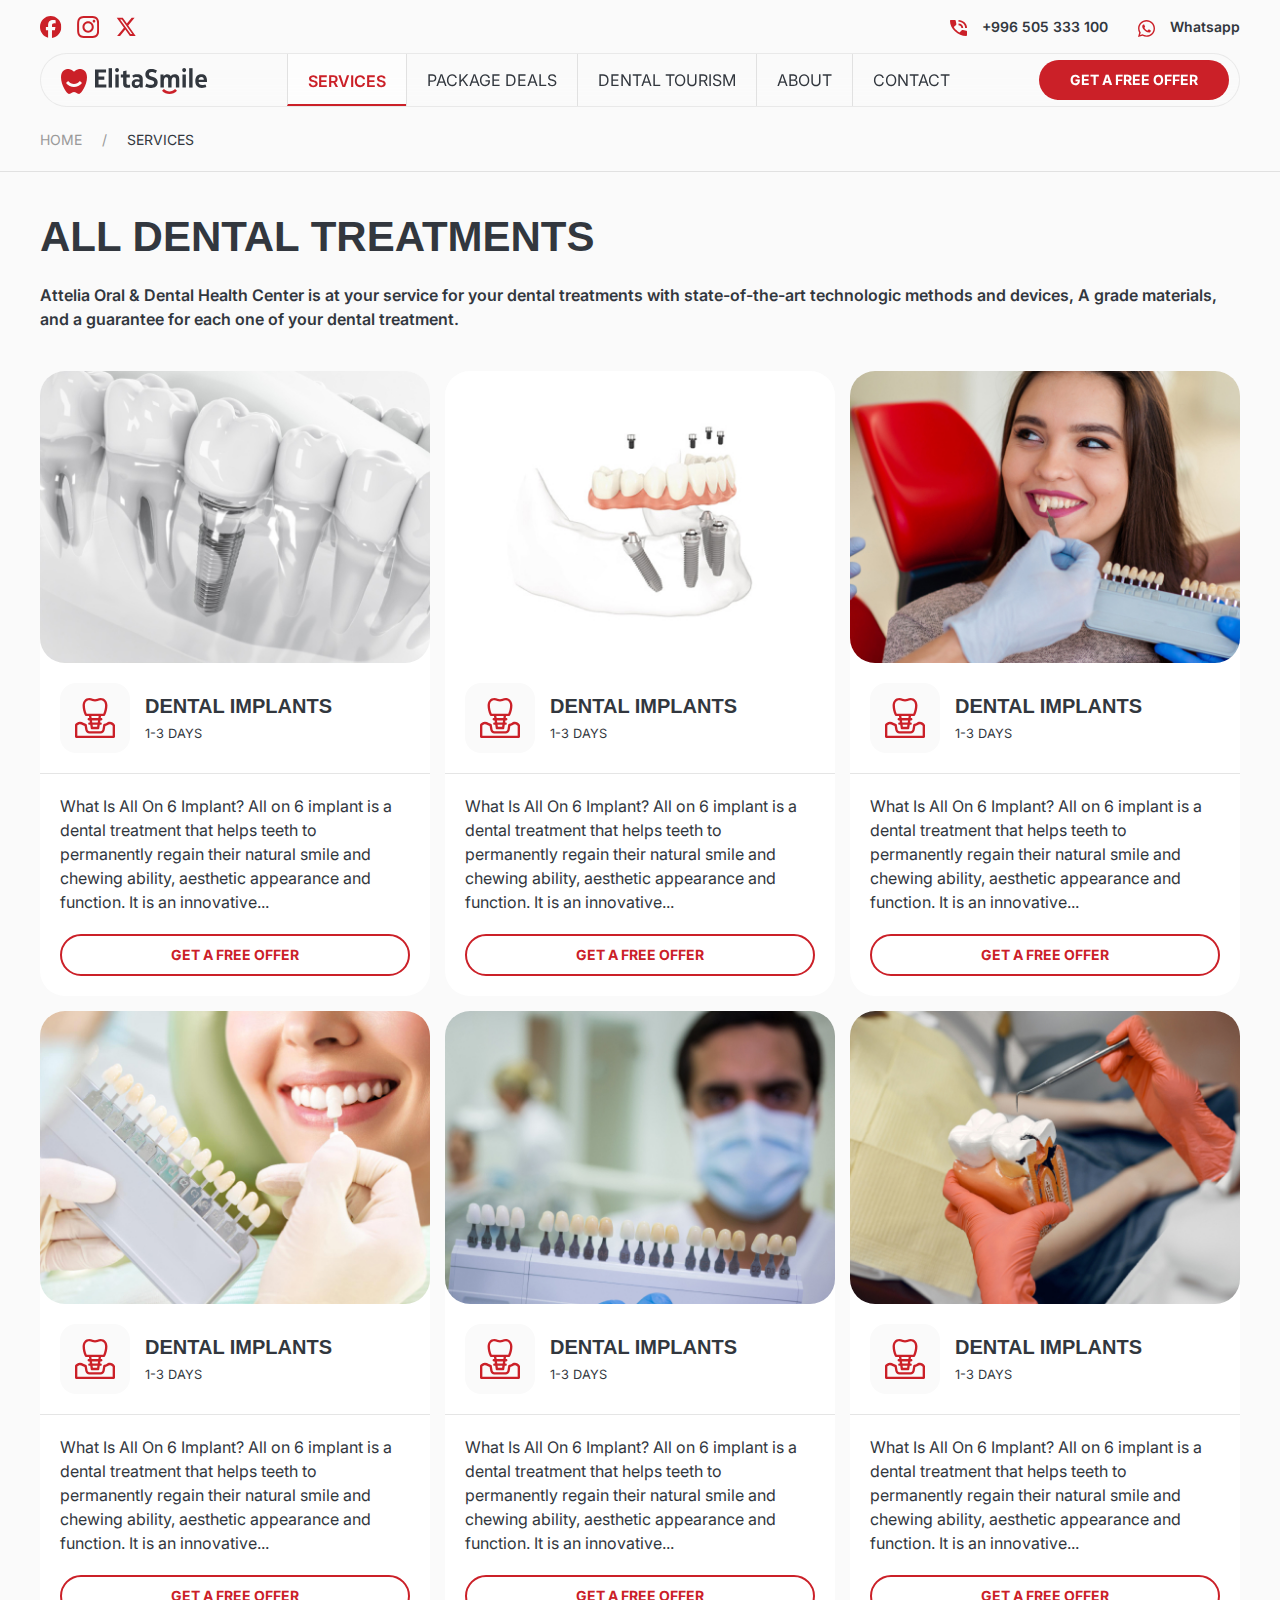
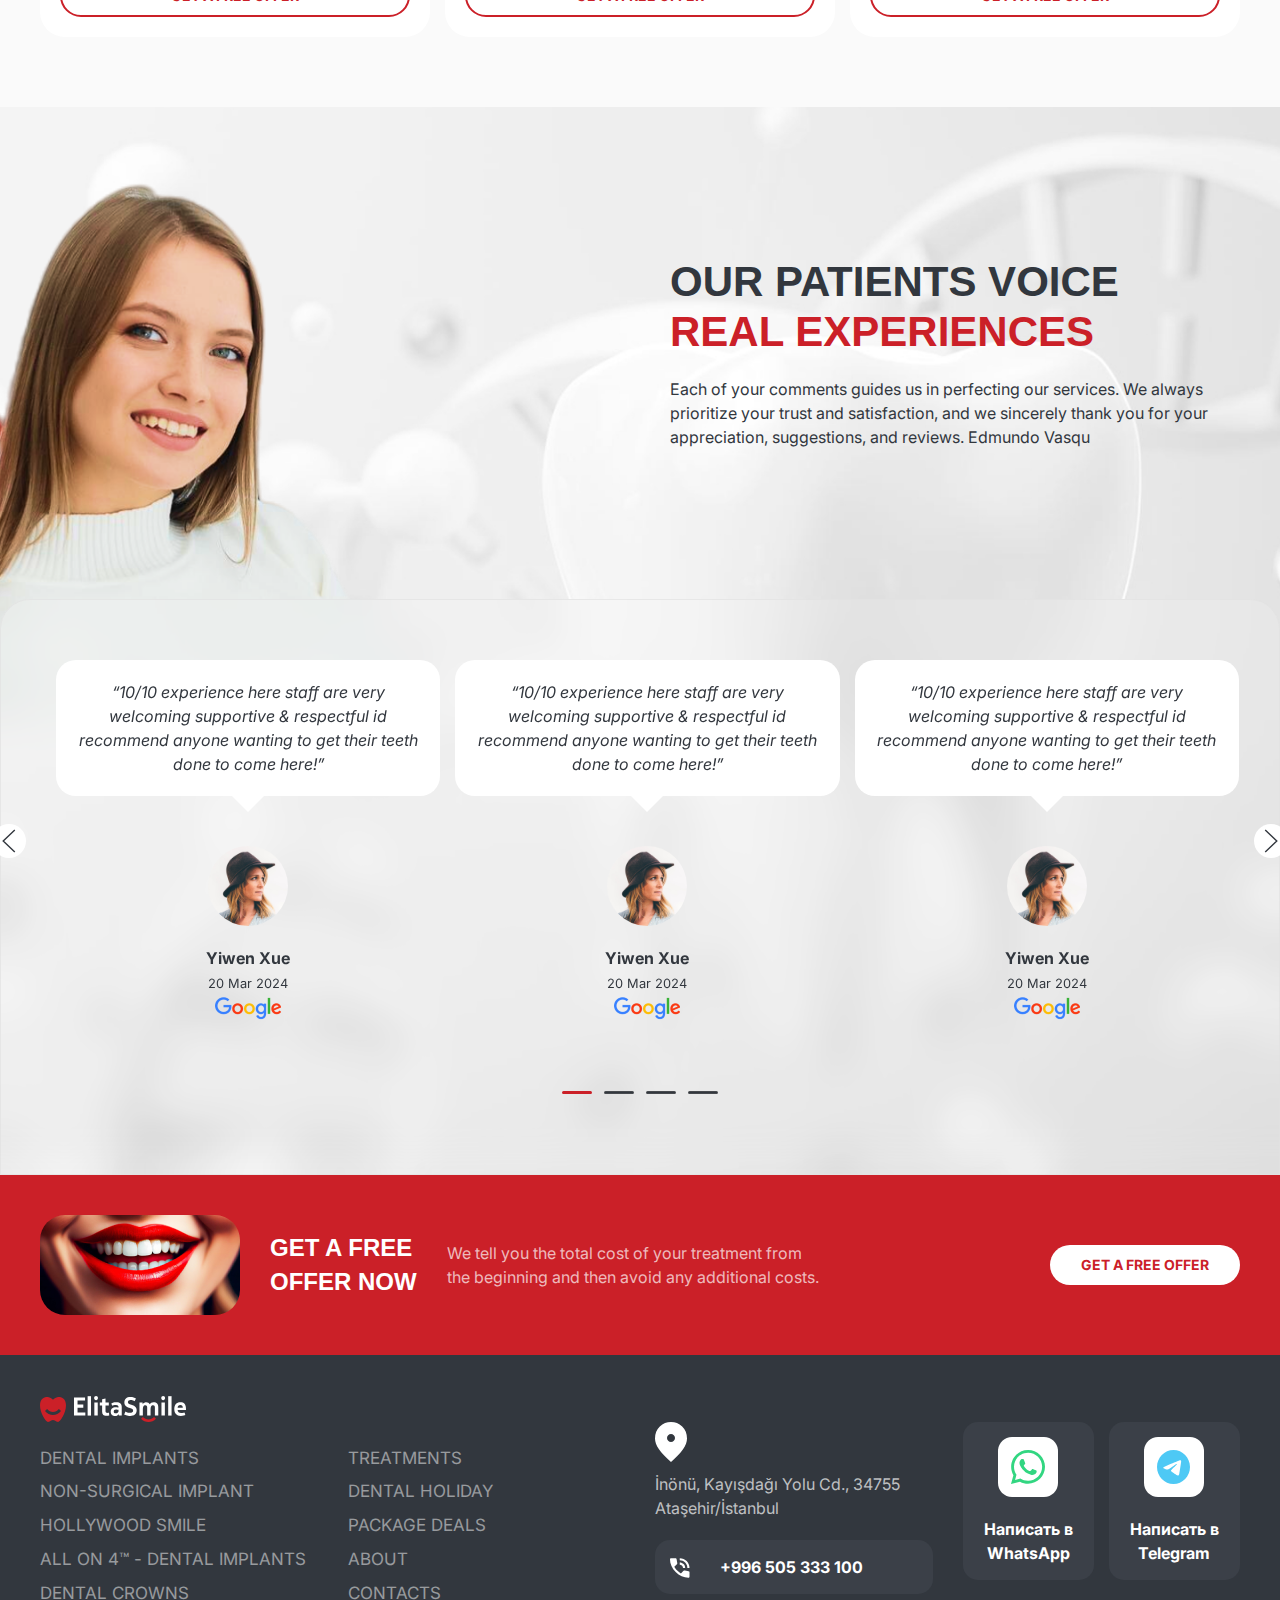
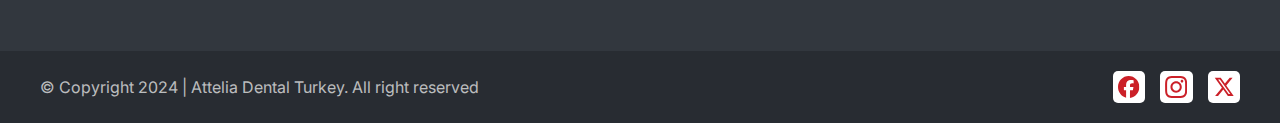
<file: catalog.html>
<!DOCTYPE html>
<html>
    <head>
        <title>ElitaSmile-catalog</title>
        <meta charset="utf-8" />
        <meta name="viewport" content="width=device-width, initial-scale=1" />
        <link rel="stylesheet" href="css/uikit.min.css" />
        <link rel="stylesheet" href="css/custom.css" />
        <script src="js/uikit.min.js"></script>
        <script src="js/uikit-icons.min.js"></script>
    </head>
    <body>
        <div class="section">
            <div class="bgph">
                <div class="header">
                    <div class="uk-container">
                        <div class="header-top uk-visible@m">
                            <div class="uk-grid-medium uk-flex-middle" uk-grid>
                                <div class="uk-width-auto">
                                    <div class="uk-grid-small uk-child-width-auto" uk-grid>
                                        <div>
                                            <a href=""><img src="img/icons/fb.svg"></a>
                                        </div>
                                        <div>
                                            <a href=""><img src="img/icons/insta.svg"></a>
                                        </div>
                                        <div>
                                            <a href=""><img src="img/icons/x.svg"></a>
                                        </div>
                                    </div>
                                </div>
                                <div class="uk-width-expand">
                                </div>
                                <div class="uk-width-auto">
                                    <a href="" class="grey text-semi-bold">
                                        <div class="uk-grid-small uk-child-width-auto" uk-grid>
                                            <div><img src="img/icons/call.svg"></div>
                                            <div>+996 505 333 100</div>
                                        </div>
                                    </a>
                                </div>
                                <div class="uk-width-auto">
                                    <a href="" class="grey text-semi-bold">
                                        <div class="uk-grid-small uk-child-width-auto" uk-grid>
                                            <div><img src="img/icons/wa.svg"></div>
                                            <div>Whatsapp </div>
                                        </div>
                                    </a>
                                </div>
                            </div>
                        </div>
                        <div class="navbar" uk-sticky="start: 300; animation: uk-animation-slide-top; offset: 10">
                            <div class="uk-grid-small uk-flex-middle" uk-grid>
                                <div class="uk-width-auto">
                                    <a href="" class="logo">
                                        <img src="img/logo.svg">
                                    </a>
                                </div>
                                <div class="uk-width-expand">
                                    <div class="uk-grid-collapse uk-child-width-auto uk-flex-center  uk-visible@m" uk-grid>
                                        <div>
                                            <a href="" class="navbar-link active">Services</a>
                                        </div>
                                        <div>
                                            <a href="" class="navbar-link">PACKAGE DEALS</a>
                                        </div>
                                        <div>
                                            <a href="" class="navbar-link">Dental Tourism</a>
                                        </div>
                                        <div>
                                            <a href="" class="navbar-link">ABOUT</a>
                                        </div>
                                        <div>
                                            <a href="" class="navbar-link">contact</a>
                                        </div>
                                    </div>
                                </div>
                                <div class="uk-width-auto">
                                    <a href="" class="uk-button uk-button-primary uk-visible@m">GET A FREE OFFER</a>
                                    <a href="#offcanvas-push" class="uk-button uk-button-primary uk-hidden@m" uk-toggle><img src="img/icons/menu.svg"></a>
                                </div>
                            </div>
                        </div>
                    </div>
                </div>
                <div class="breadcrumb">
                    <div class="uk-container">
                        <ul class="uk-breadcrumb uk-text-uppercase">
                            <li><a href="">home</a></li>
                            <li><span aria-current="page">services</span></li>
                        </ul>
                    </div>
                </div>
                <div class="uk-container">
                    <div class="uk-margin-medium-top uk-margin-medium-bottom">
                        <h1 class="text-extra-bold">
                            ALL DENTAL TREATMENTS
                        </h1>
                        <p class="text-semi-bold">
                            Attelia Oral & Dental Health Center is at your service for your dental treatments with state-of-the-art technologic methods and devices, A grade materials, and a guarantee for each one of your dental treatment.
                        </p>
                    </div>
                </div>
            </div>
        </div>

        <div class="section">
            <div class="uk-container">
                <div class="uk-grid-small uk-child-width-1-1 uk-child-width-1-2@s uk-child-width-1-3@m uk-margin-large-bottom" uk-grid uk-height-match="target: > div > .card-services">
                    <div>
                        <div class="card-services">
                            <img src="img/services/s1.jpg" class="uk-border-rounded">
                            <div class="card-services-body">
                                <div class="uk-grid-small uk-flex-middle uk-margin-top" uk-grid>
                                    <div class="uk-width-auto uk-first-column">
                                        <img src="img/services/icon/s1.svg">
                                    </div>
                                    <div class="uk-width-expand">
                                        <h4 class="text-bold uk-margin-remove-bottom">DENTAL IMPLANTS</h4>
                                        <small>1-3 DAYS</small>
                                    </div>
                                </div>
                            </div>
                            <hr>
                            <div class="card-services-body">
                                What Is All On 6 Implant? All on 6 implant is a dental treatment that helps teeth to permanently regain their natural smile and chewing ability, aesthetic appearance and function. It is an innovative...
                            </div>
                            <div class="card-services-body uk-margin-top">
                                <a href="" class="uk-width-1-1 uk-button uk-button-default">GET A FREE OFFER</a>
                            </div>
                        </div>
                    </div>
                    <div>
                        <div class="card-services">
                            <img src="img/services/s2.jpg" class="uk-border-rounded">
                            <div class="card-services-body">
                                <div class="uk-grid-small uk-flex-middle uk-margin-top" uk-grid>
                                    <div class="uk-width-auto uk-first-column">
                                        <img src="img/services/icon/s1.svg">
                                    </div>
                                    <div class="uk-width-expand">
                                        <h4 class="text-bold uk-margin-remove-bottom">DENTAL IMPLANTS</h4>
                                        <small>1-3 DAYS</small>
                                    </div>
                                </div>
                            </div>
                            <hr>
                            <div class="card-services-body">
                                What Is All On 6 Implant? All on 6 implant is a dental treatment that helps teeth to permanently regain their natural smile and chewing ability, aesthetic appearance and function. It is an innovative...
                            </div>
                            <div class="card-services-body uk-margin-top">
                                <a href="" class="uk-width-1-1 uk-button uk-button-default">GET A FREE OFFER</a>
                            </div>
                        </div>
                    </div>
                    <div>
                        <div class="card-services">
                            <img src="img/services/s3.jpg" class="uk-border-rounded">
                            <div class="card-services-body">
                                <div class="uk-grid-small uk-flex-middle uk-margin-top" uk-grid>
                                    <div class="uk-width-auto uk-first-column">
                                        <img src="img/services/icon/s1.svg">
                                    </div>
                                    <div class="uk-width-expand">
                                        <h4 class="text-bold uk-margin-remove-bottom">DENTAL IMPLANTS</h4>
                                        <small>1-3 DAYS</small>
                                    </div>
                                </div>
                            </div>
                            <hr>
                            <div class="card-services-body">
                                What Is All On 6 Implant? All on 6 implant is a dental treatment that helps teeth to permanently regain their natural smile and chewing ability, aesthetic appearance and function. It is an innovative...
                            </div>
                            <div class="card-services-body uk-margin-top">
                                <a href="" class="uk-width-1-1 uk-button uk-button-default">GET A FREE OFFER</a>
                            </div>
                        </div>
                    </div>
                    <div>
                        <div class="card-services">
                            <img src="img/services/s4.jpg" class="uk-border-rounded">
                            <div class="card-services-body">
                                <div class="uk-grid-small uk-flex-middle uk-margin-top" uk-grid>
                                    <div class="uk-width-auto uk-first-column">
                                        <img src="img/services/icon/s1.svg">
                                    </div>
                                    <div class="uk-width-expand">
                                        <h4 class="text-bold uk-margin-remove-bottom">DENTAL IMPLANTS</h4>
                                        <small>1-3 DAYS</small>
                                    </div>
                                </div>
                            </div>
                            <hr>
                            <div class="card-services-body">
                                What Is All On 6 Implant? All on 6 implant is a dental treatment that helps teeth to permanently regain their natural smile and chewing ability, aesthetic appearance and function. It is an innovative...
                            </div>
                            <div class="card-services-body uk-margin-top">
                                <a href="" class="uk-width-1-1 uk-button uk-button-default">GET A FREE OFFER</a>
                            </div>
                        </div>
                    </div>
                    <div>
                        <div class="card-services">
                            <img src="img/services/s5.jpg" class="uk-border-rounded">
                            <div class="card-services-body">
                                <div class="uk-grid-small uk-flex-middle uk-margin-top" uk-grid>
                                    <div class="uk-width-auto uk-first-column">
                                        <img src="img/services/icon/s1.svg">
                                    </div>
                                    <div class="uk-width-expand">
                                        <h4 class="text-bold uk-margin-remove-bottom">DENTAL IMPLANTS</h4>
                                        <small>1-3 DAYS</small>
                                    </div>
                                </div>
                            </div>
                            <hr>
                            <div class="card-services-body">
                                What Is All On 6 Implant? All on 6 implant is a dental treatment that helps teeth to permanently regain their natural smile and chewing ability, aesthetic appearance and function. It is an innovative...
                            </div>
                            <div class="card-services-body uk-margin-top">
                                <a href="" class="uk-width-1-1 uk-button uk-button-default">GET A FREE OFFER</a>
                            </div>
                        </div>
                    </div>
                    <div>
                        <div class="card-services">
                            <img src="img/services/s6.jpg" class="uk-border-rounded">
                            <div class="card-services-body">
                                <div class="uk-grid-small uk-flex-middle uk-margin-top" uk-grid>
                                    <div class="uk-width-auto uk-first-column">
                                        <img src="img/services/icon/s1.svg">
                                    </div>
                                    <div class="uk-width-expand">
                                        <h4 class="text-bold uk-margin-remove-bottom">DENTAL IMPLANTS</h4>
                                        <small>1-3 DAYS</small>
                                    </div>
                                </div>
                            </div>
                            <hr>
                            <div class="card-services-body">
                                What Is All On 6 Implant? All on 6 implant is a dental treatment that helps teeth to permanently regain their natural smile and chewing ability, aesthetic appearance and function. It is an innovative...
                            </div>
                            <div class="card-services-body uk-margin-top">
                                <a href="" class="uk-width-1-1 uk-button uk-button-default">GET A FREE OFFER</a>
                            </div>
                        </div>
                    </div>
                </div>
            </div>
        </div>

        <div class="rwds">
            <div class="bg9" uk-parallax="bgx: -200">
                <div class="bg10" uk-parallax="bgx: 200">
                    <div class="second-section">
                        <div class="uk-container">
                            <div class="uk-grid-medium uk-flex-middle" uk-grid>
                                <div class="uk-width-expand uk-visible@m">
                                </div>
                                <div class="uk-width-auto uk-visible@m">
                                </div>
                                <div class="uk-width-expand">
                                    <h2 class="uk-h1 text-extra-bold uk-text-uppercase">
                                        Our Patients Voice <br><span class="red">Real Experiences</span>
                                    </h2>
                                    <p>
                                        Each of your comments guides us in perfecting our services. We always prioritize your trust and satisfaction, and we sincerely thank you for your appreciation, suggestions, and reviews. Edmundo Vasqu
                                    </p>
                                </div>
                            </div>
                        </div>
                    </div>
                    <div class="bg-blur rew-client">
                        <div class="uk-container">
                            <div class="uk-margin-top uk-margin-medium-bottom" uk-slider>
                                <div class="uk-position-relative">
                                    <div class="uk-slider-container">
                                        <div class="uk-slider-items uk-child-width-1-1 uk-child-width-1-3@m uk-grid-small">
                                            <div>
                                                <div class="speech-bubble rounded large blue">
                                                   <q>10/10 experience here staff are very welcoming supportive & respectful id recommend anyone wanting to get their teeth done to come here!</q>
                                                </div>
                                                <div class="avatar">
                                                   <img src="img/avatar.jpg" class="uk-border-circle">
                                                </div>
                                                <div class="uk-text-center">
                                                    <b>Yiwen Xue</b><br>
                                                    <small>20 Mar 2024</small>
                                                </div>
                                                <div class="uk-text-center">
                                                    <img src="img/google-logo.png">
                                                </div>
                                            </div>
                                            <div>
                                                <div class="speech-bubble rounded large blue">
                                                   <q>10/10 experience here staff are very welcoming supportive & respectful id recommend anyone wanting to get their teeth done to come here!</q>
                                                </div>
                                                <div class="avatar">
                                                   <img src="img/avatar.jpg" class="uk-border-circle">
                                                </div>
                                                <div class="uk-text-center">
                                                    <b>Yiwen Xue</b><br>
                                                    <small>20 Mar 2024</small>
                                                </div>
                                                <div class="uk-text-center">
                                                    <img src="img/google-logo.png">
                                                </div>
                                            </div>
                                            <div>
                                                <div class="speech-bubble rounded large blue">
                                                   <q>10/10 experience here staff are very welcoming supportive & respectful id recommend anyone wanting to get their teeth done to come here!</q>
                                                </div>
                                                <div class="avatar">
                                                   <img src="img/avatar.jpg" class="uk-border-circle">
                                                </div>
                                                <div class="uk-text-center">
                                                    <b>Yiwen Xue</b><br>
                                                    <small>20 Mar 2024</small>
                                                </div>
                                                <div class="uk-text-center">
                                                    <img src="img/google-logo.png">
                                                </div>
                                            </div>
                                            <div>
                                                <div class="speech-bubble rounded large blue">
                                                   <q>10/10 experience here staff are very welcoming supportive & respectful id recommend anyone wanting to get their teeth done to come here!</q>
                                                </div>
                                                <div class="avatar">
                                                   <img src="img/avatar.jpg" class="uk-border-circle">
                                                </div>
                                                <div class="uk-text-center">
                                                    <b>Yiwen Xue</b><br>
                                                    <small>20 Mar 2024</small>
                                                </div>
                                                <div class="uk-text-center">
                                                    <img src="img/google-logo.png">
                                                </div>
                                            </div>
                                        </div>
                                    </div>
                                    <div class="uk-hidden@s uk-light">
                                        <a class="uk-position-center-left uk-position-small" href uk-slidenav-previous uk-slider-item="previous"></a>
                                        <a class="uk-position-center-right uk-position-small" href uk-slidenav-next uk-slider-item="next"></a>
                                    </div>
                                    <div class="uk-visible@s">
                                        <a class="uk-position-center-left-out uk-position-small" href uk-slidenav-previous uk-slider-item="previous"></a>
                                        <a class="uk-position-center-right-out uk-position-small" href uk-slidenav-next uk-slider-item="next"></a>
                                    </div>
                                </div>
                                <ul class="uk-slider-nav uk-dotnav uk-flex-center uk-margin-large-top"></ul>
                            </div>
                        </div>
                    </div>
                </div>
            </div>
        </div>
        <div class="free-offer uk-light">
            <div class="uk-container">
                <div class="uk-grid-medium uk-child-width-auto uk-flex-middle" uk-grid>
                    <div class="uk-width-1-2 uk-width-auto@m">
                        <img src="img/smile-red.png" class="uk-border-rounded">
                    </div>
                    <div class="">
                        <h3 class="text-bold uk-text-uppercase">GET A FREE<br> OFFER NOW</h3>
                    </div>
                    <div class="uk-width-expand@m">We tell you the total cost of your treatment from<br> the beginning and then avoid any additional costs. </div>
                    <div>
                        <a href="" class="uk-button uk-button-primary">GET A FREE OFFER</a>
                    </div>
                </div>
            </div>
        </div>
        <div class="footer uk-light">
            <div class="uk-container">
                <div>
                    <img src="img/slogo.svg">
                </div>
                <div class="uk-grid-medium uk-child-width-1-4@m" uk-grid>
                    <div>
                        <div class="uk-margin-top">
                            <ul class="uk-nav uk-nav-default">
                                <li><a href="#">DENTAL IMPLANTS</a></li>
                                <li><a href="#">NON-SURGICAL IMPLANT</a></li>
                                <li><a href="#">HOLLYWOOD SMILE</a></li>
                                <li><a href="#">ALL ON 4™ - DENTAL IMPLANTS</a></li>
                                <li><a href="#">DENTAL CROWNS</a></li>
                            </ul>
                        </div>
                    </div>
                    <div>
                        <div class="uk-margin-top">
                            <ul class="uk-nav uk-nav-default">
                                <li><a href="#">TREATMENTS</a></li>
                                <li><a href="#">DENTAL HOLIDAY</a></li>
                                <li><a href="#">PACKAGE DEALS</a></li>
                                <li><a href="#">ABOUT</a></li>
                                <li><a href="#">CONTACTS</a></li>
                            </ul>
                        </div>
                    </div>
                    <div>
                        <div>
                            <img src="img/icons/slocation.svg">
                            <div class="uk-margin-small-top">İnönü, Kayışdağı Yolu Cd., 34755 Ataşehir/İstanbul</div>
                            <a href="tel:+996505333100" class="ccdrd uk-margin-top" >
                                <div class="uk-grid-medium uk-flex-middle" uk-grid>
                                    <div class="uk-width-auto uk-first-column">
                                        <img src="img/icons/scall.svg">
                                    </div>
                                    <div class="uk-width-expand">
                                        <b>+996 505 333 100</b>
                                    </div>
                                </div>
                            </a>
                        </div>
                    </div>
                    <div>
                        <div class="uk-grid-small uk-child-width-1-2" uk-grid>
                            <div class="uk-first-column">
                                <a href="" target="_blank" class="link-card uk-text-center">
                                    <img src="img/icons/wa1.svg">
                                    <br>
                                    <div class="uk-margin-top uk-text-bold">Написать в WhatsApp</div>
                                </a>
                            </div>
                            <div>
                                <a href="" class="link-card uk-text-center">
                                    <img src="img/icons/telegram1.svg">
                                    <br>
                                    <div class="uk-margin-top uk-text-bold">Написать в Telegram</div>
                                </a>
                            </div>
                        </div>
                    </div>
                </div>
            </div>
        </div>
        <div class="sub-footer uk-light">
            <div class="uk-container">
                <div class="uk-flex-middle" uk-grid>
                    <div class="uk-width-expand">
                        © Copyright 2024 | Attelia Dental Turkey. All right reserved
                    </div>
                    <div class="uk-width-auto">
                        <div class="uk-grid-small uk-child-width-auto uk-grid" uk-grid="">
                            <div class="uk-first-column">
                                <a href=""><img src="img/icons/fb.svg" class="social-btn"></a>
                            </div>
                            <div>
                                <a href=""><img src="img/icons/insta.svg" class="social-btn"></a>
                            </div>
                            <div>
                                <a href=""><img src="img/icons/x.svg" class="social-btn"></a>
                            </div>
                        </div>
                    </div>
                </div>
            </div>
        </div>
        <div id="offcanvas-push" uk-offcanvas="mode: push">
            <div class="uk-offcanvas-bar uk-flex uk-flex-column">
                <button class="uk-offcanvas-close uk-close-large" type="button" uk-close uk-toggle="cls: uk-close-large; mode: media; media: @s"></button>
                <div><img src="img/slogo.svg" width="100"></div>
                <ul class="uk-nav uk-margin-auto-vertical uk-text-uppercase" uk-nav>
                    <li class="uk-active"><a href="">Home</a></li>
                    <li><a href="">PACKAGE DEALS</a></li>
                    <li><a href="">Dental Tourism</a></li>
                    <li><a href="">ABOUT</a></li>
                    <li><a href="">contact</a></li>
                </ul>
                <div>
                    <a href="" class="uk-button uk-button-primary uk-width-1-1">GET A FREE OFFER</a>
                </div>
            </div>
        </div>
    </body>
</html>
</file>
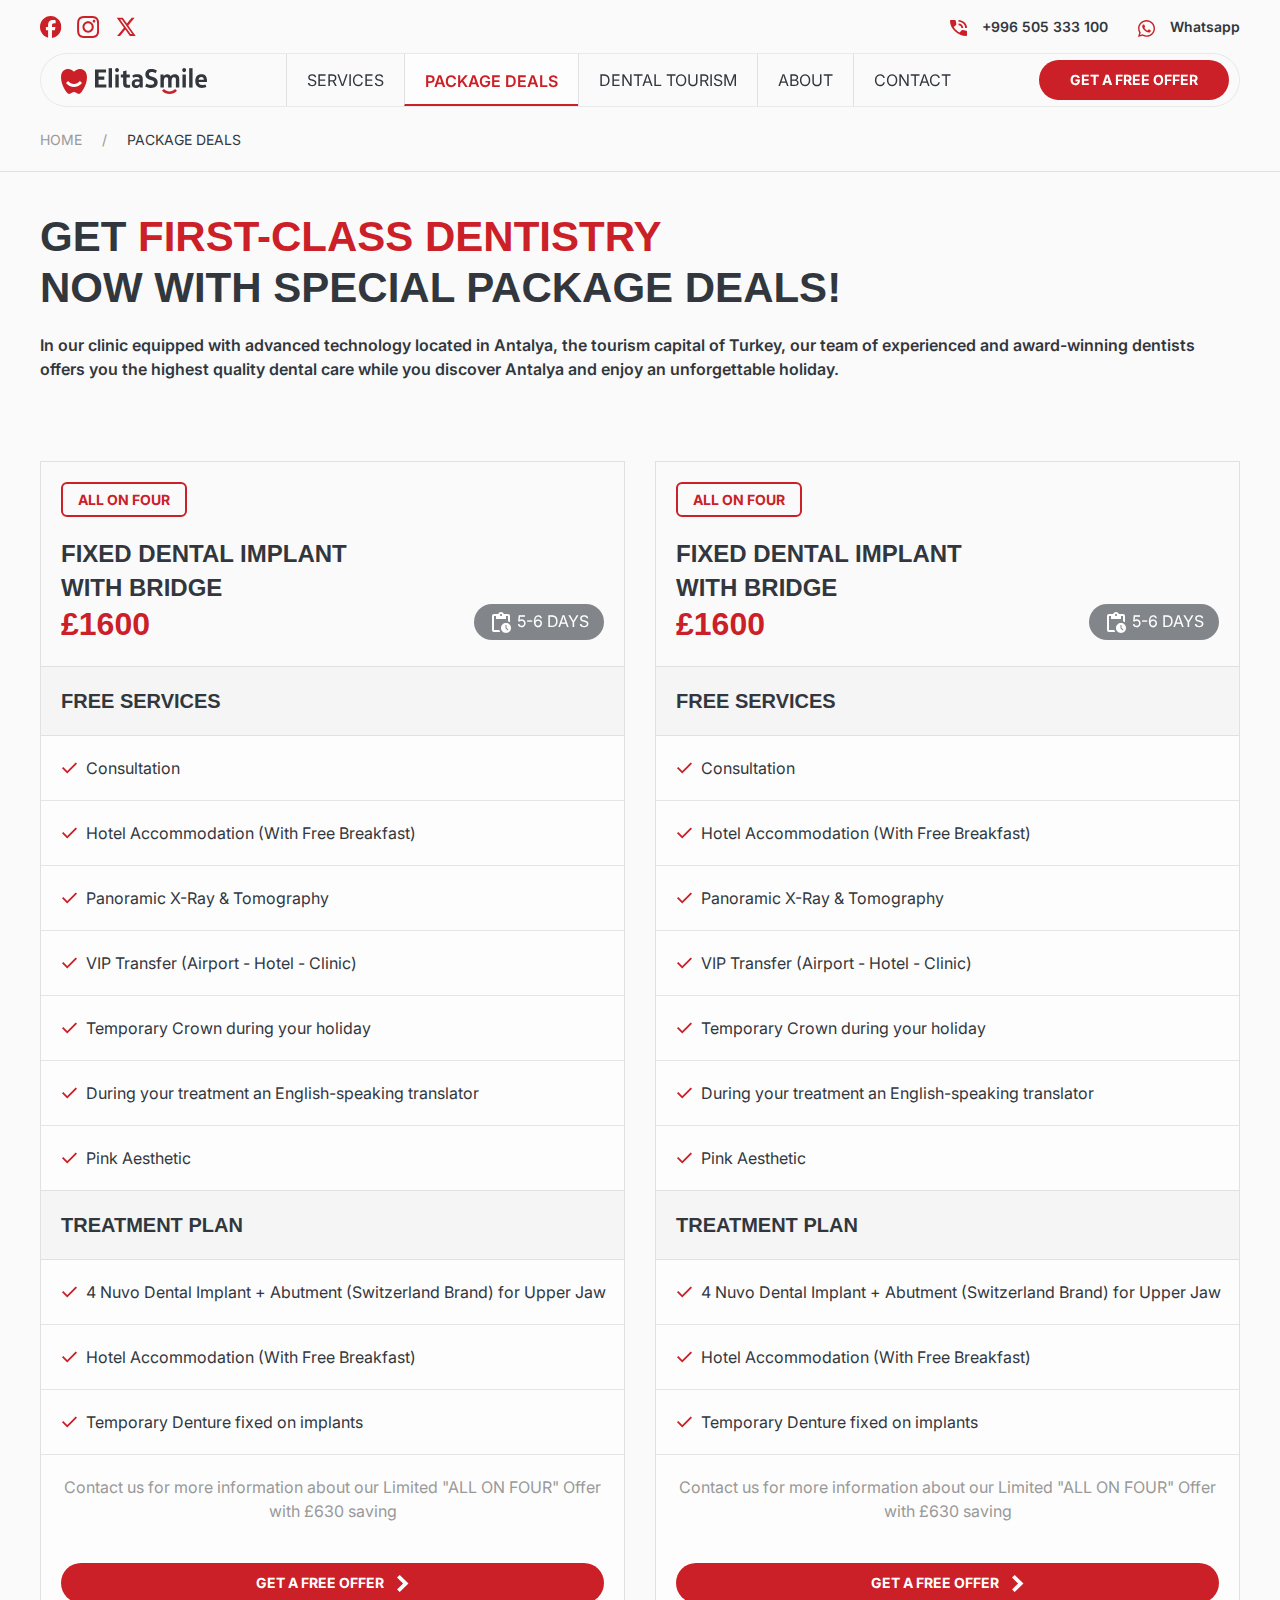
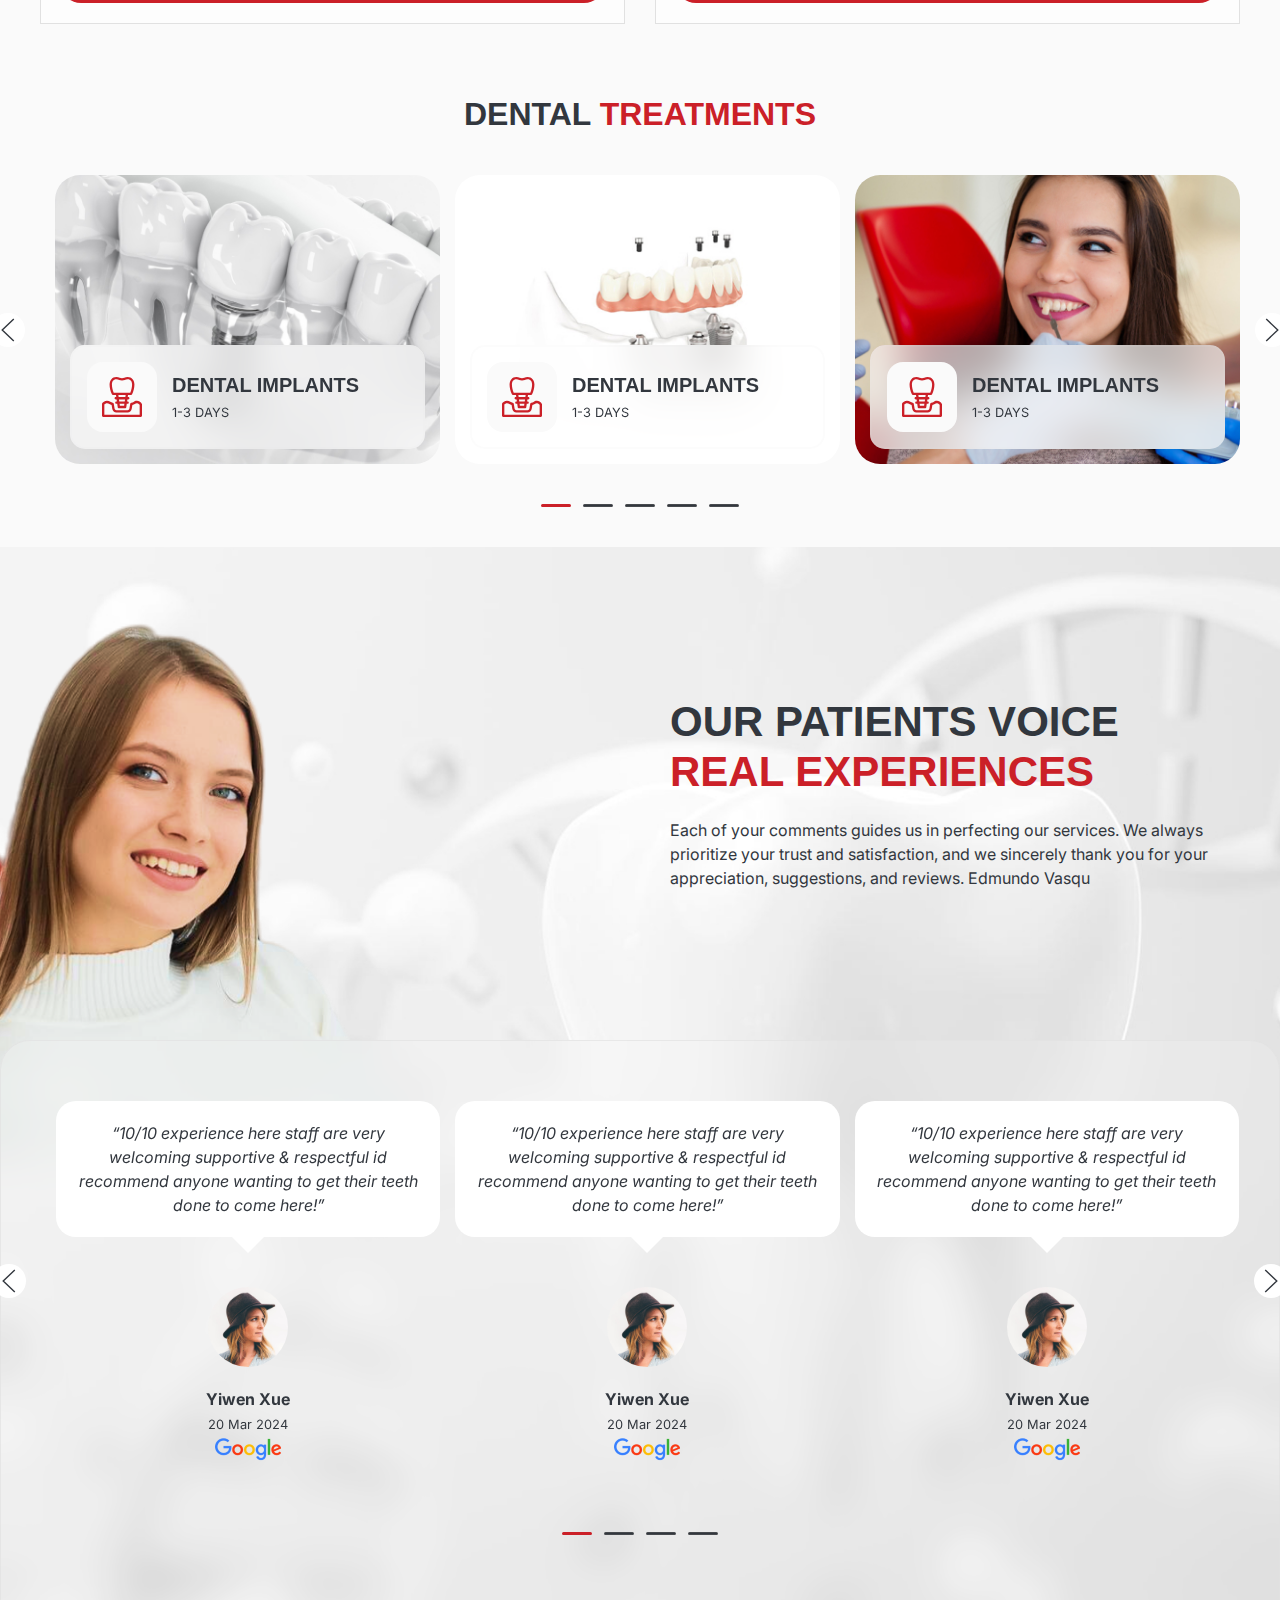
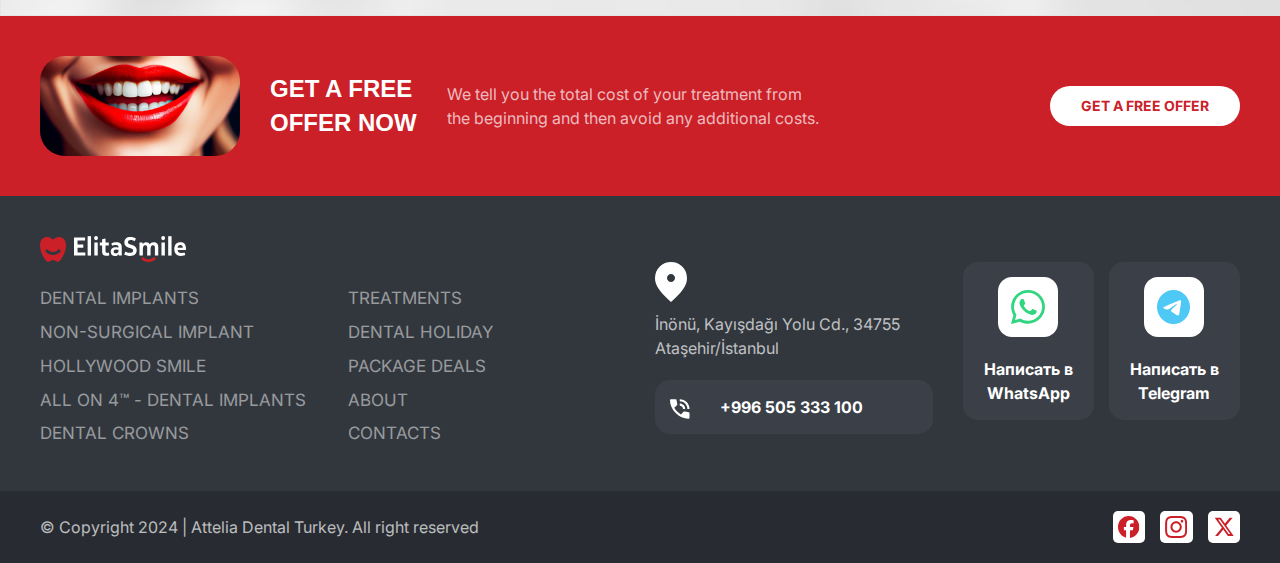
<file: pack.html>
<!DOCTYPE html>
<html>
    <head>
        <title>ElitaSmile-pack</title>
        <meta charset="utf-8" />
        <meta name="viewport" content="width=device-width, initial-scale=1" />
        <link rel="stylesheet" href="css/uikit.min.css" />
        <link rel="stylesheet" href="css/custom.css" />
        <link rel="shortcut icon" href="./img/favicon.png" />
        <link rel="apple-touch-icon" href="./img/apple-touch-icon.png" />
        <script src="js/uikit.min.js"></script>
        <script src="js/uikit-icons.min.js"></script>
    </head>
    <body>
        <div class="section">
            <div class="bgph">
                <div class="header">
                    <div class="uk-container">
                        <div class="header-top uk-visible@m">
                            <div class="uk-grid-medium uk-flex-middle" uk-grid>
                                <div class="uk-width-auto">
                                    <div class="uk-grid-small uk-child-width-auto" uk-grid>
                                        <div>
                                            <a href=""><img src="img/icons/fb.svg"></a>
                                        </div>
                                        <div>
                                            <a href=""><img src="img/icons/insta.svg"></a>
                                        </div>
                                        <div>
                                            <a href=""><img src="img/icons/x.svg"></a>
                                        </div>
                                    </div>
                                </div>
                                <div class="uk-width-expand">
                                </div>
                                <div class="uk-width-auto">
                                    <a href="" class="grey text-semi-bold">
                                        <div class="uk-grid-small uk-child-width-auto" uk-grid>
                                            <div><img src="img/icons/call.svg"></div>
                                            <div>+996 505 333 100</div>
                                        </div>
                                    </a>
                                </div>
                                <div class="uk-width-auto">
                                    <a href="" class="grey text-semi-bold">
                                        <div class="uk-grid-small uk-child-width-auto" uk-grid>
                                            <div><img src="img/icons/wa.svg"></div>
                                            <div>Whatsapp </div>
                                        </div>
                                    </a>
                                </div>
                            </div>
                        </div>
                        <div class="navbar" uk-sticky="start: 300; animation: uk-animation-slide-top; offset: 10">
                            <div class="uk-grid-small uk-flex-middle" uk-grid>
                                <div class="uk-width-auto">
                                    <a href="" class="logo">
                                        <img src="img/logo.svg">
                                    </a>
                                </div>
                                <div class="uk-width-expand">
                                    <div class="uk-grid-collapse uk-child-width-auto uk-flex-center  uk-visible@m" uk-grid>
                                        <div>
                                            <a href="" class="navbar-link">Services</a>
                                        </div>
                                        <div>
                                            <a href="" class="navbar-link active">PACKAGE DEALS</a>
                                        </div>
                                        <div>
                                            <a href="" class="navbar-link">Dental Tourism</a>
                                        </div>
                                        <div>
                                            <a href="" class="navbar-link">ABOUT</a>
                                        </div>
                                        <div>
                                            <a href="" class="navbar-link">contact</a>
                                        </div>
                                    </div>
                                </div>
                                <div class="uk-width-auto">
                                    <a href="" class="uk-button uk-button-primary uk-visible@m">GET A FREE OFFER</a>
                                    <a href="#offcanvas-push" class="uk-button uk-button-primary uk-hidden@m" uk-toggle><img src="img/icons/menu.svg"></a>
                                </div>
                            </div>
                        </div>
                    </div>
                </div>
                <div class="breadcrumb">
                    <div class="uk-container">
                        <ul class="uk-breadcrumb uk-text-uppercase">
                            <li><a href="">home</a></li>
                            <li><span aria-current="page">PACKAGE DEALS</span></li>
                        </ul>
                    </div>
                </div>
                <div class="uk-container">
                    <div class="uk-margin-medium-top uk-margin-medium-bottom">
                        <h1 class="text-extra-bold uk-text-uppercase">
                            Get <span class="red">First-Class Dentistry</span><br> Now with Special Package Deals!
                        </h1>
                        <p class="text-semi-bold">
                            In our clinic equipped with advanced technology located in Antalya, the tourism capital of Turkey, our team of experienced and award-winning dentists offers you the highest quality dental care while you discover Antalya and enjoy an unforgettable holiday.
                        </p>
                    </div>
                </div>
            </div>
        </div>

        <div class="section">
            <div class="uk-container">
                <div class="uk-grid-medium uk-child-width-1-1 uk-child-width-1-2@m uk-margin-medium-top uk-margin-large-bottom" uk-grid>
                    <div>
                        <div class="price-card">
                            <div class="price-card-head">
                                <div class="price-card-badge uk-text-uppercase">
                                    ALL ON FOUR
                                </div>
                                <h3 class="text-bold uk-text-uppercase uk-margin-remove-bottom uk-margin-top">FIXED DENTAL IMPLANT<br> WITH BRIDGE</h3>
                                <div class="uk-child-width-1-2" uk-grid>
                                    <div>
                                        <span class="uk-h2 red text-bold">£1600</span>
                                    </div>
                                    <div>
                                        <div class="price-date">
                                            <img src="img/icons/pending.svg">
                                            5-6 DAYS
                                        </div>
                                    </div>
                                </div>
                            </div>
                            <div class="price-card-subhead">
                                <h4 class="text-bold uk-text-uppercase uk-margin-remove-bottom">FREE Services</h4>
                            </div>
                            <ul class="uk-list uk-list-large uk-list-divider">
                                <li>Consultation</li>
                                <li>Hotel Accommodation (With Free Breakfast)</li>
                                <li>Panoramic X-Ray & Tomography</li>
                                <li>VIP Transfer (Airport - Hotel - Clinic)</li>
                                <li>Temporary Crown during your holiday</li>
                                <li>During your treatment an English-speaking translator</li>
                                <li>Pink Aesthetic</li>
                            </ul>
                            <div class="price-card-subhead">
                                <h4 class="text-bold uk-text-uppercase uk-margin-remove-bottom">TREATMENT PLAN</h4>
                            </div>
                            <ul class="uk-list uk-list-large uk-list-divider">
                                <li>4 Nuvo Dental Implant + Abutment (Switzerland Brand) for Upper Jaw</li>
                                <li>Hotel Accommodation (With Free Breakfast)</li>
                                <li>Temporary Denture fixed on implants</li>
                            </ul>
                            <div class="price-card-footer">
                                <div class="uk-text-muted uk-text-center">
                                    Contact us for more information about our Limited "ALL ON FOUR" Offer with £630 saving
                                </div>
                                <div class="uk-margin-medium-top">
                                    <a href="" class="uk-width-1-1 uk-button uk-button-primary">GET A FREE OFFER <img src="img/icons/arrow-right.svg" class="uk-margin-small-left"></a>
                                </div>
                            </div>
                        </div>
                    </div>
                    <div>
                        <div class="price-card">
                            <div class="price-card-head">
                                <div class="price-card-badge uk-text-uppercase">
                                    ALL ON FOUR
                                </div>
                                <h3 class="text-bold uk-text-uppercase uk-margin-remove-bottom uk-margin-top">FIXED DENTAL IMPLANT<br> WITH BRIDGE</h3>
                                <div class="uk-child-width-1-2" uk-grid>
                                    <div>
                                        <span class="uk-h2 red text-bold">£1600</span>
                                    </div>
                                    <div>
                                        <div class="price-date">
                                            <img src="img/icons/pending.svg">
                                            5-6 DAYS
                                        </div>
                                    </div>
                                </div>
                            </div>
                            <div class="price-card-subhead">
                                <h4 class="text-bold uk-text-uppercase uk-margin-remove-bottom">FREE Services</h4>
                            </div>
                            <ul class="uk-list uk-list-large uk-list-divider">
                                <li>Consultation</li>
                                <li>Hotel Accommodation (With Free Breakfast)</li>
                                <li>Panoramic X-Ray & Tomography</li>
                                <li>VIP Transfer (Airport - Hotel - Clinic)</li>
                                <li>Temporary Crown during your holiday</li>
                                <li>During your treatment an English-speaking translator</li>
                                <li>Pink Aesthetic</li>
                            </ul>
                            <div class="price-card-subhead">
                                <h4 class="text-bold uk-text-uppercase uk-margin-remove-bottom">TREATMENT PLAN</h4>
                            </div>
                            <ul class="uk-list uk-list-large uk-list-divider">
                                <li>4 Nuvo Dental Implant + Abutment (Switzerland Brand) for Upper Jaw</li>
                                <li>Hotel Accommodation (With Free Breakfast)</li>
                                <li>Temporary Denture fixed on implants</li>
                            </ul>
                            <div class="price-card-footer">
                                <div class="uk-text-muted uk-text-center">
                                    Contact us for more information about our Limited "ALL ON FOUR" Offer with £630 saving
                                </div>
                                <div class="uk-margin-medium-top">
                                    <a href="" class="uk-width-1-1 uk-button uk-button-primary">GET A FREE OFFER <img src="img/icons/arrow-right.svg" class="uk-margin-small-left"></a>
                                </div>
                            </div>
                        </div>
                    </div>
                </div>
            </div>
        </div>
        <div class="section">
            <div class="uk-container">
                <h2 class="text-extra-bold uk-text-center uk-text-uppercase uk-margin-medium-bottom">
                    DENTAL <span class="red">TREATMENTS</span>
                </h2>
                <div class="uk-margin-top uk-margin-medium-bottom" uk-slider>
                    <div class="uk-position-relative">
                        <div class="uk-slider-container">
                            <div class="uk-slider-items uk-child-width-1-2@s uk-child-width-1-3@m uk-grid-small">
                                <div>
                                    <div class="uk-inline uk-margin">
                                        <img src="img/services/s1.jpg" class="uk-border-rounded">
                                        <a href="" class="uk-position-small uk-position-bottom uk-overlay service-card">
                                            <div class="uk-grid-small uk-flex-middle" uk-grid>
                                                <div class="uk-width-auto">
                                                    <img src="img/services/icon/s1.svg">
                                                </div>
                                                <div class="uk-width-expand">
                                                    <h4 class="text-bold uk-margin-remove-bottom">DENTAL IMPLANTS</h4>
                                                    <small>1-3 DAYS</small>
                                                </div>
                                            </div>
                                        </a>
                                    </div>
                                </div>
                                <div>
                                    <div class="uk-inline uk-margin">
                                        <img src="img/services/s2.jpg" class="uk-border-rounded">
                                        <a href="" class="uk-position-small uk-position-bottom uk-overlay service-card">
                                            <div class="uk-grid-small uk-flex-middle" uk-grid>
                                                <div class="uk-width-auto">
                                                    <img src="img/services/icon/s1.svg">
                                                </div>
                                                <div class="uk-width-expand">
                                                    <h4 class="text-bold uk-margin-remove-bottom">DENTAL IMPLANTS</h4>
                                                    <small>1-3 DAYS</small>
                                                </div>
                                            </div>
                                        </a>
                                    </div>
                                </div>
                                <div>
                                    <div class="uk-inline uk-margin">
                                        <img src="img/services/s3.jpg" class="uk-border-rounded">
                                        <a href="" class="uk-position-small uk-position-bottom uk-overlay service-card">
                                            <div class="uk-grid-small uk-flex-middle" uk-grid>
                                                <div class="uk-width-auto">
                                                    <img src="img/services/icon/s1.svg">
                                                </div>
                                                <div class="uk-width-expand">
                                                    <h4 class="text-bold uk-margin-remove-bottom">DENTAL IMPLANTS</h4>
                                                    <small>1-3 DAYS</small>
                                                </div>
                                            </div>
                                        </a>
                                    </div>
                                </div>
                                <div>
                                    <div class="uk-inline uk-margin">
                                        <img src="img/services/s4.jpg" class="uk-border-rounded">
                                        <a href="" class="uk-position-small uk-position-bottom uk-overlay service-card">
                                            <div class="uk-grid-small uk-flex-middle" uk-grid>
                                                <div class="uk-width-auto">
                                                    <img src="img/services/icon/s1.svg">
                                                </div>
                                                <div class="uk-width-expand">
                                                    <h4 class="text-bold uk-margin-remove-bottom">DENTAL IMPLANTS</h4>
                                                    <small>1-3 DAYS</small>
                                                </div>
                                            </div>
                                        </a>
                                    </div>
                                </div>
                                <div>
                                    <div class="uk-inline uk-margin">
                                        <img src="img/services/s5.jpg" class="uk-border-rounded">
                                        <a href="" class="uk-position-small uk-position-bottom uk-overlay service-card">
                                            <div class="uk-grid-small uk-flex-middle" uk-grid>
                                                <div class="uk-width-auto">
                                                    <img src="img/services/icon/s1.svg">
                                                </div>
                                                <div class="uk-width-expand">
                                                    <h4 class="text-bold uk-margin-remove-bottom">DENTAL IMPLANTS</h4>
                                                    <small>1-3 DAYS</small>
                                                </div>
                                            </div>
                                        </a>
                                    </div>
                                </div>
                            </div>
                        </div>
                        <div class="uk-hidden@s">
                            <a class="uk-position-center-left uk-position-small" href uk-slidenav-previous uk-slider-item="previous"></a>
                            <a class="uk-position-center-right uk-position-small" href uk-slidenav-next uk-slider-item="next"></a>
                        </div>
                        <div class="uk-visible@s">
                            <a class="uk-position-center-left-out uk-position-small" href uk-slidenav-previous uk-slider-item="previous"></a>
                            <a class="uk-position-center-right-out uk-position-small" href uk-slidenav-next uk-slider-item="next"></a>
                        </div>
                    </div>
                    <ul class="uk-slider-nav uk-dotnav uk-flex-center uk-margin"></ul>
                </div>
            </div>
        </div>

        <div class="rwds">
            <div class="bg9" uk-parallax="bgx: -200">
                <div class="bg10" uk-parallax="bgx: 200">
                    <div class="second-section">
                        <div class="uk-container">
                            <div class="uk-grid-medium uk-flex-middle" uk-grid>
                                <div class="uk-width-expand uk-visible@m">
                                </div>
                                <div class="uk-width-auto uk-visible@m">
                                </div>
                                <div class="uk-width-expand">
                                    <h2 class="uk-h1 text-extra-bold uk-text-uppercase">
                                        Our Patients Voice <br><span class="red">Real Experiences</span>
                                    </h2>
                                    <p>
                                        Each of your comments guides us in perfecting our services. We always prioritize your trust and satisfaction, and we sincerely thank you for your appreciation, suggestions, and reviews. Edmundo Vasqu
                                    </p>
                                </div>
                            </div>
                        </div>
                    </div>
                    <div class="bg-blur rew-client">
                        <div class="uk-container">
                            <div class="uk-margin-top uk-margin-medium-bottom" uk-slider>
                                <div class="uk-position-relative">
                                    <div class="uk-slider-container">
                                        <div class="uk-slider-items uk-child-width-1-1 uk-child-width-1-3@m uk-grid-small">
                                            <div>
                                                <div class="speech-bubble rounded large blue">
                                                   <q>10/10 experience here staff are very welcoming supportive & respectful id recommend anyone wanting to get their teeth done to come here!</q>
                                                </div>
                                                <div class="avatar">
                                                   <img src="img/avatar.jpg" class="uk-border-circle">
                                                </div>
                                                <div class="uk-text-center">
                                                    <b>Yiwen Xue</b><br>
                                                    <small>20 Mar 2024</small>
                                                </div>
                                                <div class="uk-text-center">
                                                    <img src="img/google-logo.png">
                                                </div>
                                            </div>
                                            <div>
                                                <div class="speech-bubble rounded large blue">
                                                   <q>10/10 experience here staff are very welcoming supportive & respectful id recommend anyone wanting to get their teeth done to come here!</q>
                                                </div>
                                                <div class="avatar">
                                                   <img src="img/avatar.jpg" class="uk-border-circle">
                                                </div>
                                                <div class="uk-text-center">
                                                    <b>Yiwen Xue</b><br>
                                                    <small>20 Mar 2024</small>
                                                </div>
                                                <div class="uk-text-center">
                                                    <img src="img/google-logo.png">
                                                </div>
                                            </div>
                                            <div>
                                                <div class="speech-bubble rounded large blue">
                                                   <q>10/10 experience here staff are very welcoming supportive & respectful id recommend anyone wanting to get their teeth done to come here!</q>
                                                </div>
                                                <div class="avatar">
                                                   <img src="img/avatar.jpg" class="uk-border-circle">
                                                </div>
                                                <div class="uk-text-center">
                                                    <b>Yiwen Xue</b><br>
                                                    <small>20 Mar 2024</small>
                                                </div>
                                                <div class="uk-text-center">
                                                    <img src="img/google-logo.png">
                                                </div>
                                            </div>
                                            <div>
                                                <div class="speech-bubble rounded large blue">
                                                   <q>10/10 experience here staff are very welcoming supportive & respectful id recommend anyone wanting to get their teeth done to come here!</q>
                                                </div>
                                                <div class="avatar">
                                                   <img src="img/avatar.jpg" class="uk-border-circle">
                                                </div>
                                                <div class="uk-text-center">
                                                    <b>Yiwen Xue</b><br>
                                                    <small>20 Mar 2024</small>
                                                </div>
                                                <div class="uk-text-center">
                                                    <img src="img/google-logo.png">
                                                </div>
                                            </div>
                                        </div>
                                    </div>
                                    <div class="uk-hidden@s uk-light">
                                        <a class="uk-position-center-left uk-position-small" href uk-slidenav-previous uk-slider-item="previous"></a>
                                        <a class="uk-position-center-right uk-position-small" href uk-slidenav-next uk-slider-item="next"></a>
                                    </div>
                                    <div class="uk-visible@s">
                                        <a class="uk-position-center-left-out uk-position-small" href uk-slidenav-previous uk-slider-item="previous"></a>
                                        <a class="uk-position-center-right-out uk-position-small" href uk-slidenav-next uk-slider-item="next"></a>
                                    </div>
                                </div>
                                <ul class="uk-slider-nav uk-dotnav uk-flex-center uk-margin-large-top"></ul>
                            </div>
                        </div>
                    </div>
                </div>
            </div>
        </div>
        <div class="free-offer uk-light">
            <div class="uk-container">
                <div class="uk-grid-medium uk-child-width-auto uk-flex-middle" uk-grid>
                    <div class="uk-width-1-2 uk-width-auto@m">
                        <img src="img/smile-red.png" class="uk-border-rounded">
                    </div>
                    <div class="">
                        <h3 class="text-bold uk-text-uppercase">GET A FREE<br> OFFER NOW</h3>
                    </div>
                    <div class="uk-width-expand@m">We tell you the total cost of your treatment from<br> the beginning and then avoid any additional costs. </div>
                    <div>
                        <a href="" class="uk-button uk-button-primary">GET A FREE OFFER</a>
                    </div>
                </div>
            </div>
        </div>
        <div class="footer uk-light">
            <div class="uk-container">
                <div>
                    <img src="img/slogo.svg">
                </div>
                <div class="uk-grid-medium uk-child-width-1-4@m" uk-grid>
                    <div>
                        <div class="uk-margin-top">
                            <ul class="uk-nav uk-nav-default">
                                <li><a href="#">DENTAL IMPLANTS</a></li>
                                <li><a href="#">NON-SURGICAL IMPLANT</a></li>
                                <li><a href="#">HOLLYWOOD SMILE</a></li>
                                <li><a href="#">ALL ON 4™ - DENTAL IMPLANTS</a></li>
                                <li><a href="#">DENTAL CROWNS</a></li>
                            </ul>
                        </div>
                    </div>
                    <div>
                        <div class="uk-margin-top">
                            <ul class="uk-nav uk-nav-default">
                                <li><a href="#">TREATMENTS</a></li>
                                <li><a href="#">DENTAL HOLIDAY</a></li>
                                <li><a href="#">PACKAGE DEALS</a></li>
                                <li><a href="#">ABOUT</a></li>
                                <li><a href="#">CONTACTS</a></li>
                            </ul>
                        </div>
                    </div>
                    <div>
                        <div>
                            <img src="img/icons/slocation.svg">
                            <div class="uk-margin-small-top">İnönü, Kayışdağı Yolu Cd., 34755 Ataşehir/İstanbul</div>
                            <a href="tel:+996505333100" class="ccdrd uk-margin-top" >
                                <div class="uk-grid-medium uk-flex-middle" uk-grid>
                                    <div class="uk-width-auto uk-first-column">
                                        <img src="img/icons/scall.svg">
                                    </div>
                                    <div class="uk-width-expand">
                                        <b>+996 505 333 100</b>
                                    </div>
                                </div>
                            </a>
                        </div>
                    </div>
                    <div>
                        <div class="uk-grid-small uk-child-width-1-2" uk-grid>
                            <div class="uk-first-column">
                                <a href="" target="_blank" class="link-card uk-text-center">
                                    <img src="img/icons/wa1.svg">
                                    <br>
                                    <div class="uk-margin-top uk-text-bold">Написать в WhatsApp</div>
                                </a>
                            </div>
                            <div>
                                <a href="" class="link-card uk-text-center">
                                    <img src="img/icons/telegram1.svg">
                                    <br>
                                    <div class="uk-margin-top uk-text-bold">Написать в Telegram</div>
                                </a>
                            </div>
                        </div>
                    </div>
                </div>
            </div>
        </div>
        <div class="sub-footer uk-light">
            <div class="uk-container">
                <div class="uk-flex-middle" uk-grid>
                    <div class="uk-width-expand">
                        © Copyright 2024 | Attelia Dental Turkey. All right reserved
                    </div>
                    <div class="uk-width-auto">
                        <div class="uk-grid-small uk-child-width-auto uk-grid" uk-grid="">
                            <div class="uk-first-column">
                                <a href=""><img src="img/icons/fb.svg" class="social-btn"></a>
                            </div>
                            <div>
                                <a href=""><img src="img/icons/insta.svg" class="social-btn"></a>
                            </div>
                            <div>
                                <a href=""><img src="img/icons/x.svg" class="social-btn"></a>
                            </div>
                        </div>
                    </div>
                </div>
            </div>
        </div>
        <div id="offcanvas-push" uk-offcanvas="mode: push">
            <div class="uk-offcanvas-bar uk-flex uk-flex-column">
                <button class="uk-offcanvas-close uk-close-large" type="button" uk-close uk-toggle="cls: uk-close-large; mode: media; media: @s"></button>
                <div><img src="img/slogo.svg" width="100"></div>
                <ul class="uk-nav uk-margin-auto-vertical uk-text-uppercase" uk-nav>
                    <li class="uk-active"><a href="">Home</a></li>
                    <li><a href="">PACKAGE DEALS</a></li>
                    <li><a href="">Dental Tourism</a></li>
                    <li><a href="">ABOUT</a></li>
                    <li><a href="">contact</a></li>
                </ul>
                <div>
                    <a href="" class="uk-button uk-button-primary uk-width-1-1">GET A FREE OFFER</a>
                </div>
            </div>
        </div>
    </body>
</html>
</file>
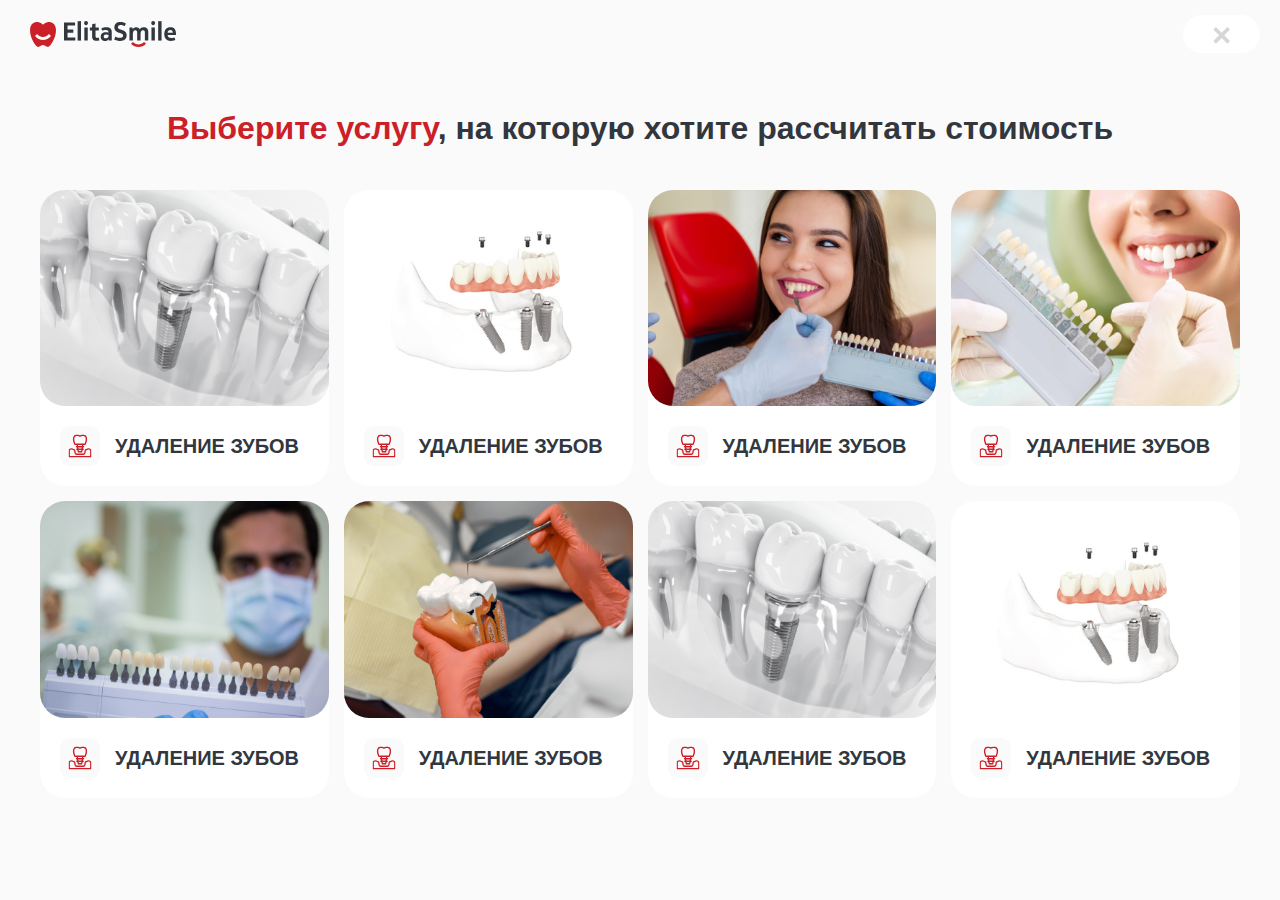
<file: quiz1.html>
<!DOCTYPE html>
<html>
    <head>
        <title>ElitaSmile-q1</title>
        <meta charset="utf-8" />
        <meta name="viewport" content="width=device-width, initial-scale=1" />
        <link rel="stylesheet" href="css/uikit.min.css" />
        <link rel="stylesheet" href="css/custom.css" />
        <link rel="shortcut icon" href="./img/favicon.png" />
        <link rel="apple-touch-icon" href="./img/apple-touch-icon.png" />
        <script src="js/uikit.min.js"></script>
        <script src="js/uikit-icons.min.js"></script>
    </head>
    <body>
        <div class="header-second">
            <div class="uk-grid-medium uk-flex-middle" uk-grid>
                <div class="uk-width-auto">
                    <a href="" class="logo">
                        <img src="img/logo.svg">
                    </a>
                </div>
                <div class="uk-width-expand">
                </div>
                <div class="uk-width-auto">
                    <a href="index.html" class="uk-button uk-button-mutted"><img src="img/icons/close.svg"></a>
                </div>
            </div>
        </div>
        <div class="uk-margin-medium-top uk-margin-medium-bottom">
            <div class="uk-container uk-container-large">
                <div class="uk-margin-medium-bottom">
                    <h1 class="uk-h2 uk-text-center text-extra-bold">
                        <span class="red">Выберите услугу</span>, на которую хотите рассчитать стоимость
                    </h1>
                </div>
                <div class="uk-grid-small uk-child-width-1-2@s uk-child-width-1-4@m" uk-grid>
                    <div>
                        <a href="quiz2.html">
                            <div class="card-services">
                                <img src="img/services/s1.jpg" class="uk-border-rounded">
                                <div class="card-services-body">
                                    <div class="uk-grid-small uk-flex-middle uk-margin-top" uk-grid>
                                        <div class="uk-width-auto uk-first-column">
                                            <img src="img/services/icon/s1.svg" width="40">
                                        </div>
                                        <div class="uk-width-expand">
                                            <h4 class="text-bold uk-text-uppercase">удаление зубов</h4>
                                        </div>
                                    </div>
                                </div>
                            </div>
                        </a>
                    </div>
                    <div>
                        <a href="quiz2.html">
                            <div class="card-services">
                            <img src="img/services/s2.jpg" class="uk-border-rounded">
                            <div class="card-services-body">
                                <div class="uk-grid-small uk-flex-middle uk-margin-top" uk-grid>
                                    <div class="uk-width-auto uk-first-column">
                                        <img src="img/services/icon/s1.svg" width="40">
                                    </div>
                                    <div class="uk-width-expand">
                                        <h4 class="text-bold uk-text-uppercase">удаление зубов</h4>
                                    </div>
                                </div>
                            </div>
                            </div>
                        </a>
                    </div>
                    <div>
                        <a href="quiz2.html">
                            <div class="card-services">
                            <img src="img/services/s3.jpg" class="uk-border-rounded">
                            <div class="card-services-body">
                                <div class="uk-grid-small uk-flex-middle uk-margin-top" uk-grid>
                                    <div class="uk-width-auto uk-first-column">
                                        <img src="img/services/icon/s1.svg" width="40">
                                    </div>
                                    <div class="uk-width-expand">
                                        <h4 class="text-bold uk-text-uppercase">удаление зубов</h4>
                                    </div>
                                </div>
                            </div>
                            </div>
                        </a>
                    </div>
                    <div>
                        <a href="quiz2.html">
                            <div class="card-services">
                            <img src="img/services/s4.jpg" class="uk-border-rounded">
                            <div class="card-services-body">
                                <div class="uk-grid-small uk-flex-middle uk-margin-top" uk-grid>
                                    <div class="uk-width-auto uk-first-column">
                                        <img src="img/services/icon/s1.svg" width="40">
                                    </div>
                                    <div class="uk-width-expand">
                                        <h4 class="text-bold uk-text-uppercase">удаление зубов</h4>
                                    </div>
                                </div>
                            </div>
                            </div>
                        </a>
                    </div>
                    <div>
                        <a href="quiz2.html">
                            <div class="card-services">
                            <img src="img/services/s5.jpg" class="uk-border-rounded">
                            <div class="card-services-body">
                                <div class="uk-grid-small uk-flex-middle uk-margin-top" uk-grid>
                                    <div class="uk-width-auto uk-first-column">
                                        <img src="img/services/icon/s1.svg" width="40">
                                    </div>
                                    <div class="uk-width-expand">
                                        <h4 class="text-bold uk-text-uppercase">удаление зубов</h4>
                                    </div>
                                </div>
                            </div>
                            </div>
                        </a>
                    </div>
                    <div>
                        <a href="quiz2.html">
                            <div class="card-services">
                            <img src="img/services/s6.jpg" class="uk-border-rounded">
                            <div class="card-services-body">
                                <div class="uk-grid-small uk-flex-middle uk-margin-top" uk-grid>
                                    <div class="uk-width-auto uk-first-column">
                                        <img src="img/services/icon/s1.svg" width="40">
                                    </div>
                                    <div class="uk-width-expand">
                                        <h4 class="text-bold uk-text-uppercase">удаление зубов</h4>
                                    </div>
                                </div>
                            </div>
                            </div>
                        </a>
                    </div>
                    <div>
                        <a href="quiz2.html">
                            <div class="card-services">
                            <img src="img/services/s1.jpg" class="uk-border-rounded">
                            <div class="card-services-body">
                                <div class="uk-grid-small uk-flex-middle uk-margin-top" uk-grid>
                                    <div class="uk-width-auto uk-first-column">
                                        <img src="img/services/icon/s1.svg" width="40">
                                    </div>
                                    <div class="uk-width-expand">
                                        <h4 class="text-bold uk-text-uppercase">удаление зубов</h4>
                                    </div>
                                </div>
                            </div>
                            </div>
                        </a>
                    </div>
                    <div>
                        <a href="quiz2.html">
                            <div class="card-services">
                            <img src="img/services/s2.jpg" class="uk-border-rounded">
                            <div class="card-services-body">
                                <div class="uk-grid-small uk-flex-middle uk-margin-top" uk-grid>
                                    <div class="uk-width-auto uk-first-column">
                                        <img src="img/services/icon/s1.svg" width="40">
                                    </div>
                                    <div class="uk-width-expand">
                                        <h4 class="text-bold uk-text-uppercase">удаление зубов</h4>
                                    </div>
                                </div>
                            </div>
                            </div>
                        </a>
                    </div>
                </div>
            </div>
        </div>
    </body>
</html>
</file>
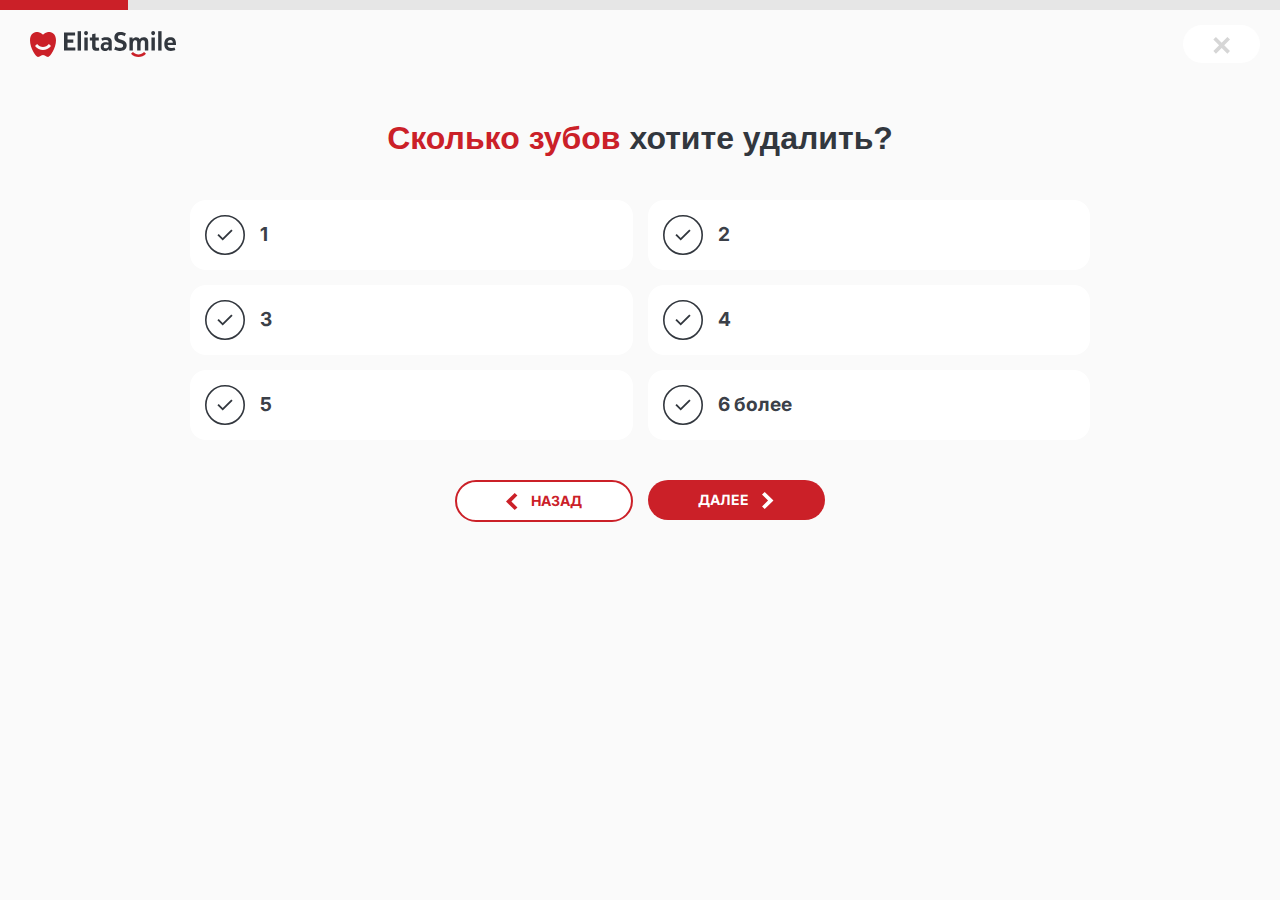
<file: quiz2.html>
<!DOCTYPE html>
<html>
    <head>
        <title>ElitaSmile-q2</title>
        <meta charset="utf-8" />
        <meta name="viewport" content="width=device-width, initial-scale=1" />
        <link rel="stylesheet" href="css/uikit.min.css" />
        <link rel="stylesheet" href="css/custom.css" />
        <link rel="shortcut icon" href="./img/favicon.png" />
        <link rel="apple-touch-icon" href="./img/apple-touch-icon.png" />
        <script src="js/uikit.min.js"></script>
        <script src="js/uikit-icons.min.js"></script>
    </head>
    <body>
        <div class="progressbar" uk-sticky>
            <progress id="my-progress" class="uk-progress progress-red" value="10" max="100"></progress>
        </div>
        <div class="header-second">
            <div class="uk-grid-medium uk-flex-middle" uk-grid>
                <div class="uk-width-auto">
                    <a href="" class="logo">
                        <img src="img/logo.svg">
                    </a>
                </div>
                <div class="uk-width-expand">
                </div>
                <div class="uk-width-auto">
                    <a href="index.html" class="uk-button uk-button-mutted"><img src="img/icons/close.svg"></a>
                </div>
            </div>
        </div>
        <div class="uk-margin-medium-top uk-margin-medium-bottom">
            <div class="uk-container uk-container-small">
                <div class="uk-margin-medium-bottom">
                    <h1 class="uk-h2 uk-text-center text-extra-bold">
                        <span class="red">Сколько зубов</span> хотите удалить?
                    </h1>
                </div>
                <div class="uk-grid-small uk-child-width-1-2@m" uk-grid uk-grid uk-height-match="target: > div > .quizpanel">
                    <div>
                        <a href="quiz3.html" class="quizpanel">
                            <div class="uk-grid-small uk-flex-middle" uk-grid>
                                <div class="uk-width-auto">
                                    <div>
                                        <img src="img/icons/check.svg">
                                    </div>
                                </div>
                                <div class="uk-width-expand">
                                    <span class="uk-text-large text-bold">1</span>
                                </div>
                            </div>
                        </a>
                    </div>
                    <div>
                        <a href="quiz3.html" class="quizpanel">
                            <div class="uk-grid-small uk-flex-middle" uk-grid>
                                <div class="uk-width-auto">
                                    <div>
                                        <img src="img/icons/check.svg">
                                    </div>
                                </div>
                                <div class="uk-width-expand">
                                    <span class="uk-text-large text-bold">2</span>
                                </div>
                            </div>
                        </a>
                    </div>
                    <div>
                        <a href="quiz3.html" class="quizpanel">
                            <div class="uk-grid-small uk-flex-middle" uk-grid>
                                <div class="uk-width-auto">
                                    <div>
                                        <img src="img/icons/check.svg">
                                    </div>
                                </div>
                                <div class="uk-width-expand">
                                    <span class="uk-text-large text-bold">3</span>
                                </div>
                            </div>
                        </a>
                    </div>
                    <div>
                        <a href="quiz3.html" class="quizpanel">
                            <div class="uk-grid-small uk-flex-middle" uk-grid>
                                <div class="uk-width-auto">
                                    <div>
                                        <img src="img/icons/check.svg">
                                    </div>
                                </div>
                                <div class="uk-width-expand">
                                    <span class="uk-text-large text-bold">4</span>
                                </div>
                            </div>
                        </a>
                    </div>
                    <div>
                        <a href="quiz3.html" class="quizpanel">
                            <div class="uk-grid-small uk-flex-middle" uk-grid>
                                <div class="uk-width-auto">
                                    <div>
                                        <img src="img/icons/check.svg">
                                    </div>
                                </div>
                                <div class="uk-width-expand">
                                    <span class="uk-text-large text-bold">5</span>
                                </div>
                            </div>
                        </a>
                    </div>
                    <div>
                        <a href="quiz3.html" class="quizpanel">
                            <div class="uk-grid-small uk-flex-middle" uk-grid>
                                <div class="uk-width-auto">
                                    <div>
                                        <img src="img/icons/check.svg">
                                    </div>
                                </div>
                                <div class="uk-width-expand">
                                    <span class="uk-text-large text-bold">6 более</span>
                                </div>
                            </div>
                        </a>
                    </div>
                </div>
            </div>
        </div>
        <div class="uk-margin-medium-top uk-margin-large-bottom uk-container uk-width-large">
            <div class="uk-flex-center uk-child-width-expand uk-grid-small" uk-grid>
                <div>
                    <a href="quiz1.html" class="uk-button uk-button-default uk-width-1-1"><img src="img/icons/arrow-left.svg" class="uk-margin-small-right"> Назад</a>
                </div>
                <div>
                    <a href="quiz3.html" class="uk-button uk-button-primary uk-width-1-1">Далее <img src="img/icons/arrow-right.svg" class="uk-margin-small-left"></a>
                </div>
            </div>
        </div>
    </body>
</html>
</file>
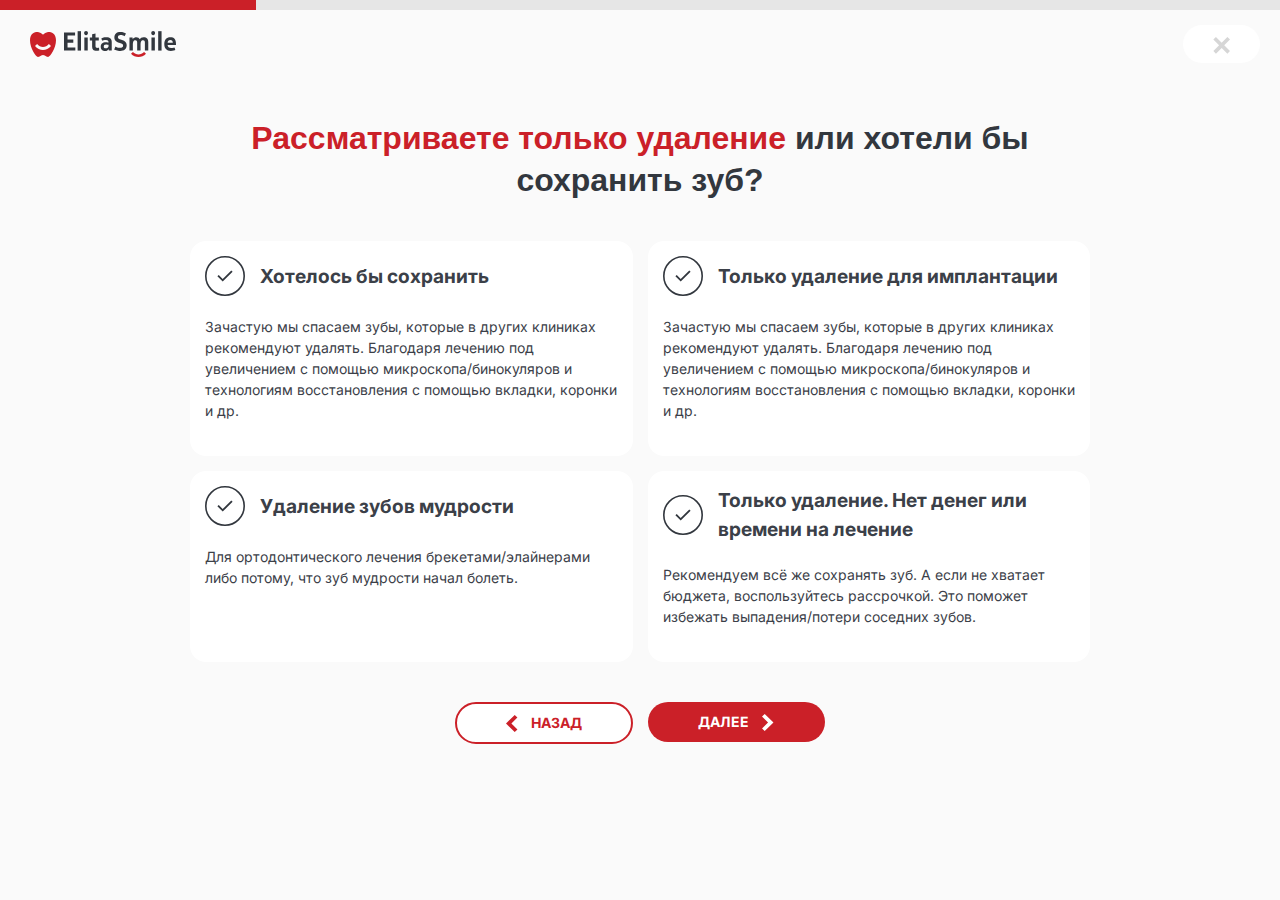
<file: quiz3.html>
<!DOCTYPE html>
<html>
    <head>
        <title>ElitaSmile-q3</title>
        <meta charset="utf-8" />
        <meta name="viewport" content="width=device-width, initial-scale=1" />
        <link rel="stylesheet" href="css/uikit.min.css" />
        <link rel="stylesheet" href="css/custom.css" />
        <link rel="shortcut icon" href="./img/favicon.png" />
        <link rel="apple-touch-icon" href="./img/apple-touch-icon.png" />
        <script src="js/uikit.min.js"></script>
        <script src="js/uikit-icons.min.js"></script>
    </head>
    <body>
        <div class="progressbar" uk-sticky>
            <progress id="my-progress" class="uk-progress progress-red" value="20" max="100"></progress>
        </div>
        <div class="header-second">
            <div class="uk-grid-medium uk-flex-middle" uk-grid>
                <div class="uk-width-auto">
                    <a href="" class="logo">
                        <img src="img/logo.svg">
                    </a>
                </div>
                <div class="uk-width-expand">
                </div>
                <div class="uk-width-auto">
                    <a href="index.html" class="uk-button uk-button-mutted"><img src="img/icons/close.svg"></a>
                </div>
            </div>
        </div>
        <div class="uk-margin-medium-top uk-margin-medium-bottom">
            <div class="uk-container uk-container-small">
                <div class="uk-margin-medium-bottom">
                    <h1 class="uk-h2 uk-text-center text-extra-bold">
                        <span class="red">Рассматриваете только удаление</span> или хотели бы сохранить зуб?
                    </h1>
                </div>
                <div class="uk-grid-small uk-child-width-1-2@m" uk-grid uk-height-match="target: > div > .quizpanel">
                    <div>
                        <a href="quiz4.html" class="quizpanel">
                            <div class="uk-grid-small uk-flex-middle" uk-grid>
                                <div class="uk-width-auto">
                                    <div>
                                        <img src="img/icons/check.svg">
                                    </div>
                                </div>
                                <div class="uk-width-expand">
                                    <span class="uk-text-large text-bold">Хотелось бы сохранить</span>
                                </div>
                            </div>
                            <p class="uk-text-small">Зачастую мы спасаем зубы, которые в других клиниках рекомендуют удалять. Благодаря лечению под увеличением с помощью микроскопа/бинокуляров и технологиям восстановления с помощью вкладки, коронки и др. </p>
                        </a>
                    </div>
                    <div>
                        <a href="quiz4.html" class="quizpanel">
                            <div class="uk-grid-small uk-flex-middle" uk-grid>
                                <div class="uk-width-auto">
                                    <div>
                                        <img src="img/icons/check.svg">
                                    </div>
                                </div>
                                <div class="uk-width-expand">
                                    <span class="uk-text-large text-bold">Только удаление для имплантации</span>
                                </div>
                            </div>
                            <p class="uk-text-small">Зачастую мы спасаем зубы, которые в других клиниках рекомендуют удалять. Благодаря лечению под увеличением с помощью микроскопа/бинокуляров и технологиям восстановления с помощью вкладки, коронки и др. </p>
                        </a>
                    </div>
                    <div>
                        <a href="quiz4.html" class="quizpanel">
                            <div class="uk-grid-small uk-flex-middle" uk-grid>
                                <div class="uk-width-auto">
                                    <div>
                                        <img src="img/icons/check.svg">
                                    </div>
                                </div>
                                <div class="uk-width-expand">
                                    <span class="uk-text-large text-bold">Удаление зубов мудрости</span>
                                </div>
                            </div>
                            <p class="uk-text-small">Для ортодонтического лечения брекетами/элайнерами либо потому, что зуб мудрости начал болеть. </p>
                        </a>
                    </div>
                    <div>
                        <a href="quiz4.html" class="quizpanel">
                            <div class="uk-grid-small uk-flex-middle" uk-grid>
                                <div class="uk-width-auto">
                                    <div>
                                        <img src="img/icons/check.svg">
                                    </div>
                                </div>
                                <div class="uk-width-expand">
                                    <span class="uk-text-large text-bold">Только удаление. Нет денег или времени на лечение</span>
                                </div>
                            </div>
                            <p class="uk-text-small">Рекомендуем всё же сохранять зуб. А если не хватает бюджета, воспользуйтесь рассрочкой. Это поможет избежать выпадения/потери соседних зубов.</p>
                        </a>
                    </div>
                </div>
            </div>
        </div>
        <div class="uk-margin-medium-top uk-margin-large-bottom uk-container uk-width-large">
            <div class="uk-flex-center uk-child-width-expand uk-grid-small" uk-grid>
                <div>
                    <a href="quiz2.html" class="uk-button uk-button-default uk-width-1-1"><img src="img/icons/arrow-left.svg" class="uk-margin-small-right"> Назад</a>
                </div>
                <div>
                    <a href="quiz4.html" class="uk-button uk-button-primary uk-width-1-1">Далее <img src="img/icons/arrow-right.svg" class="uk-margin-small-left"></a>
                </div>
            </div>
        </div>
    </body>
</html>
</file>
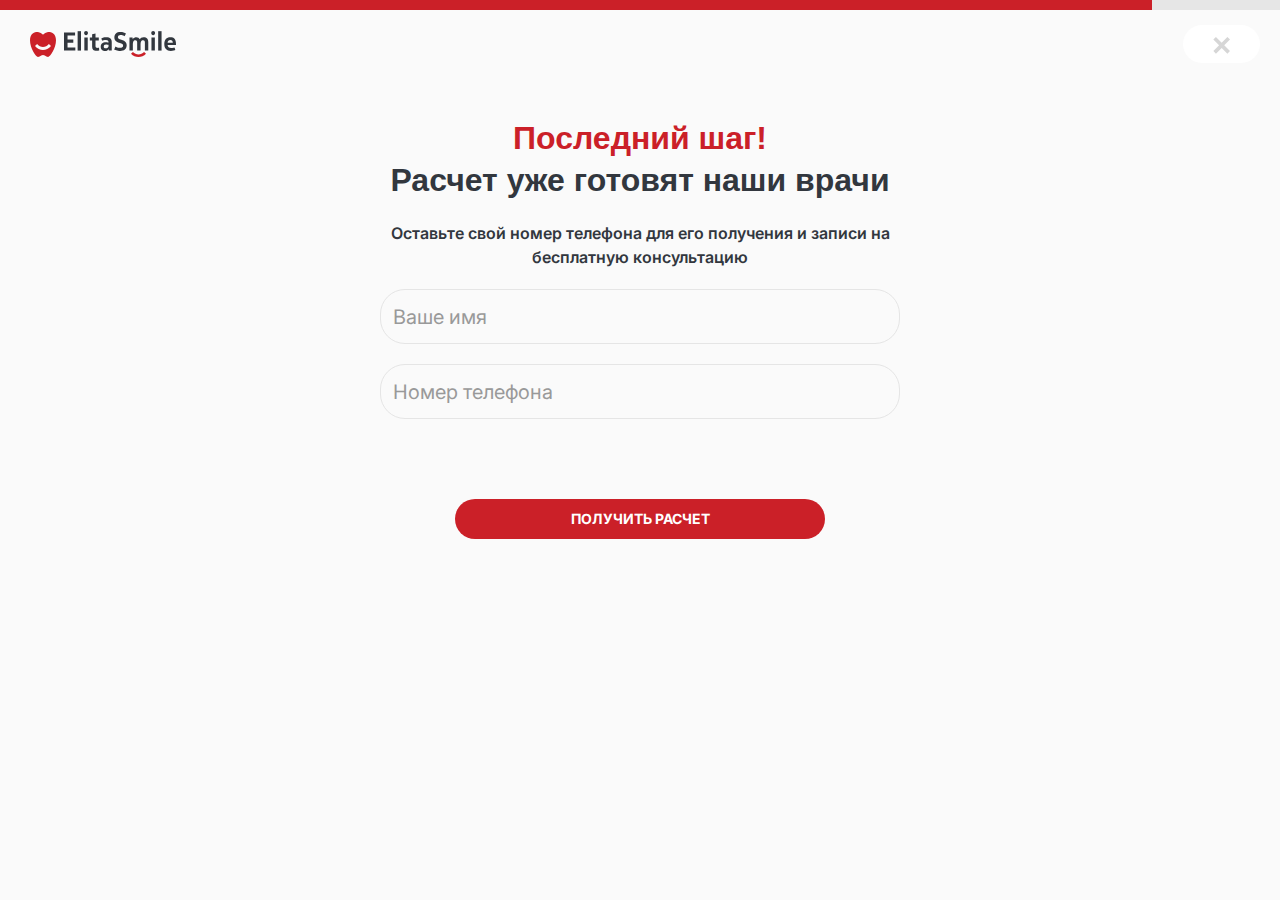
<file: quiz4.html>
<!DOCTYPE html>
<html>
    <head>
        <title>ElitaSmile-q4</title>
        <meta charset="utf-8" />
        <meta name="viewport" content="width=device-width, initial-scale=1" />
        <link rel="stylesheet" href="css/uikit.min.css" />
        <link rel="stylesheet" href="css/custom.css" />
        <link rel="shortcut icon" href="./img/favicon.png" />
        <link rel="apple-touch-icon" href="./img/apple-touch-icon.png" />
        <script src="js/uikit.min.js"></script>
        <script src="js/uikit-icons.min.js"></script>
    </head>
    <body>
        <div class="progressbar" uk-sticky>
            <progress id="my-progress" class="uk-progress progress-red" value="90" max="100"></progress>
        </div>
        <div class="header-second">
            <div class="uk-grid-medium uk-flex-middle" uk-grid>
                <div class="uk-width-auto">
                    <a href="" class="logo">
                        <img src="img/logo.svg">
                    </a>
                </div>
                <div class="uk-width-expand">
                </div>
                <div class="uk-width-auto">
                    <a href="index.html" class="uk-button uk-button-mutted"><img src="img/icons/close.svg"></a>
                </div>
            </div>
        </div>
        <div class="uk-margin-medium-top uk-margin-medium-bottom">
            <div class="uk-container uk-width-xlarge">
                <div class="uk-margin-medium-bottom">
                    <h1 class="uk-h2 uk-text-center text-extra-bold">
                        <span class="red">Последний шаг! <br></span> Расчет уже готовят наши врачи 
                    </h1>
                    <p class="text-semi-bold uk-text-center">Оставьте свой номер телефона для его получения и записи на бесплатную консультацию</p>
                    <div class="uk-margin">
                        <input class="uk-input uk-form-width-medium uk-form-large uk-width-1-1 uk-border-rounded" type="text" placeholder="Ваше имя" aria-label="Ваше имя">
                    </div>
                    <div class="uk-margin">
                        <input class="uk-input uk-form-width-medium uk-form-large uk-width-1-1 uk-border-rounded" type="text" placeholder="Номер телефона" aria-label="Номер телефона">
                    </div>
                </div>
                
            </div>
        </div>
        <div class="uk-margin-medium-top uk-margin-large-bottom uk-container uk-width-large">
            <a href="quiz4.html" class="uk-button uk-button-primary uk-width-1-1">Получить расчет</a>
        </div>
    </body>
</html>
</file>
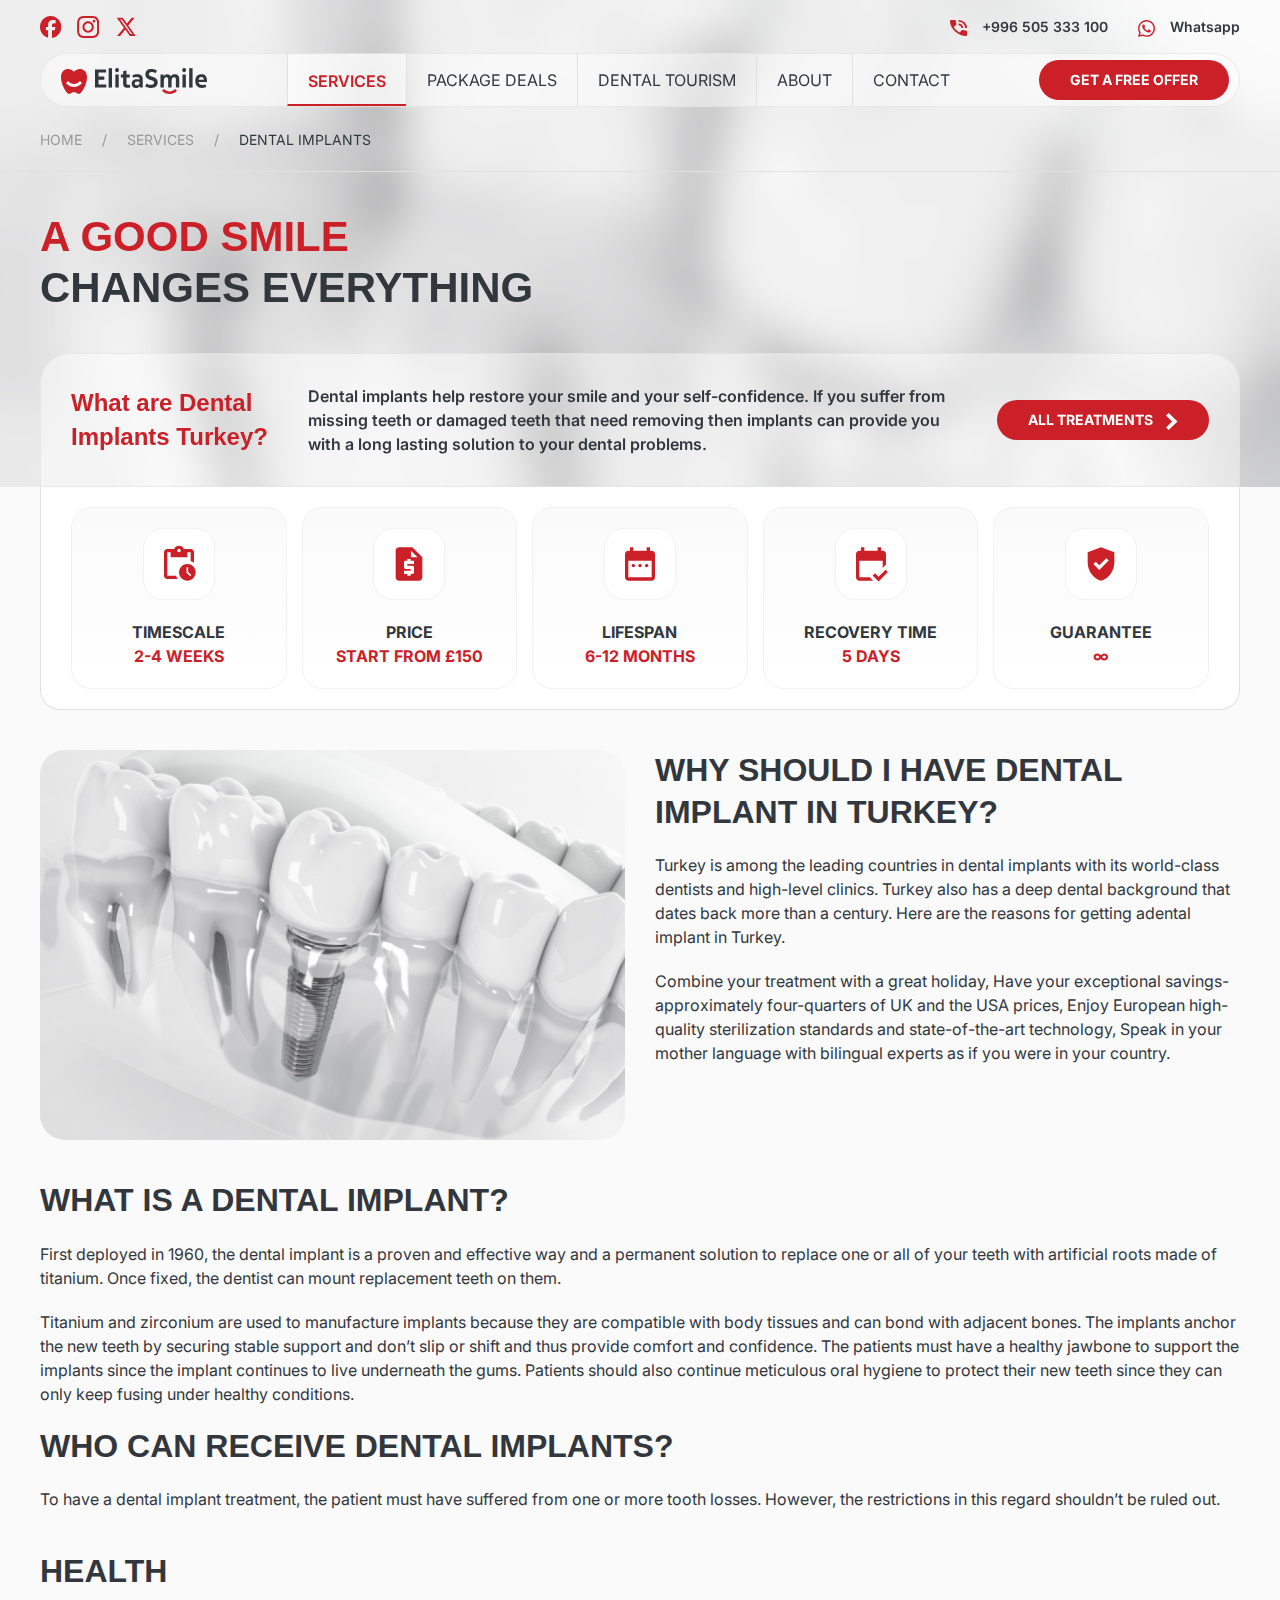
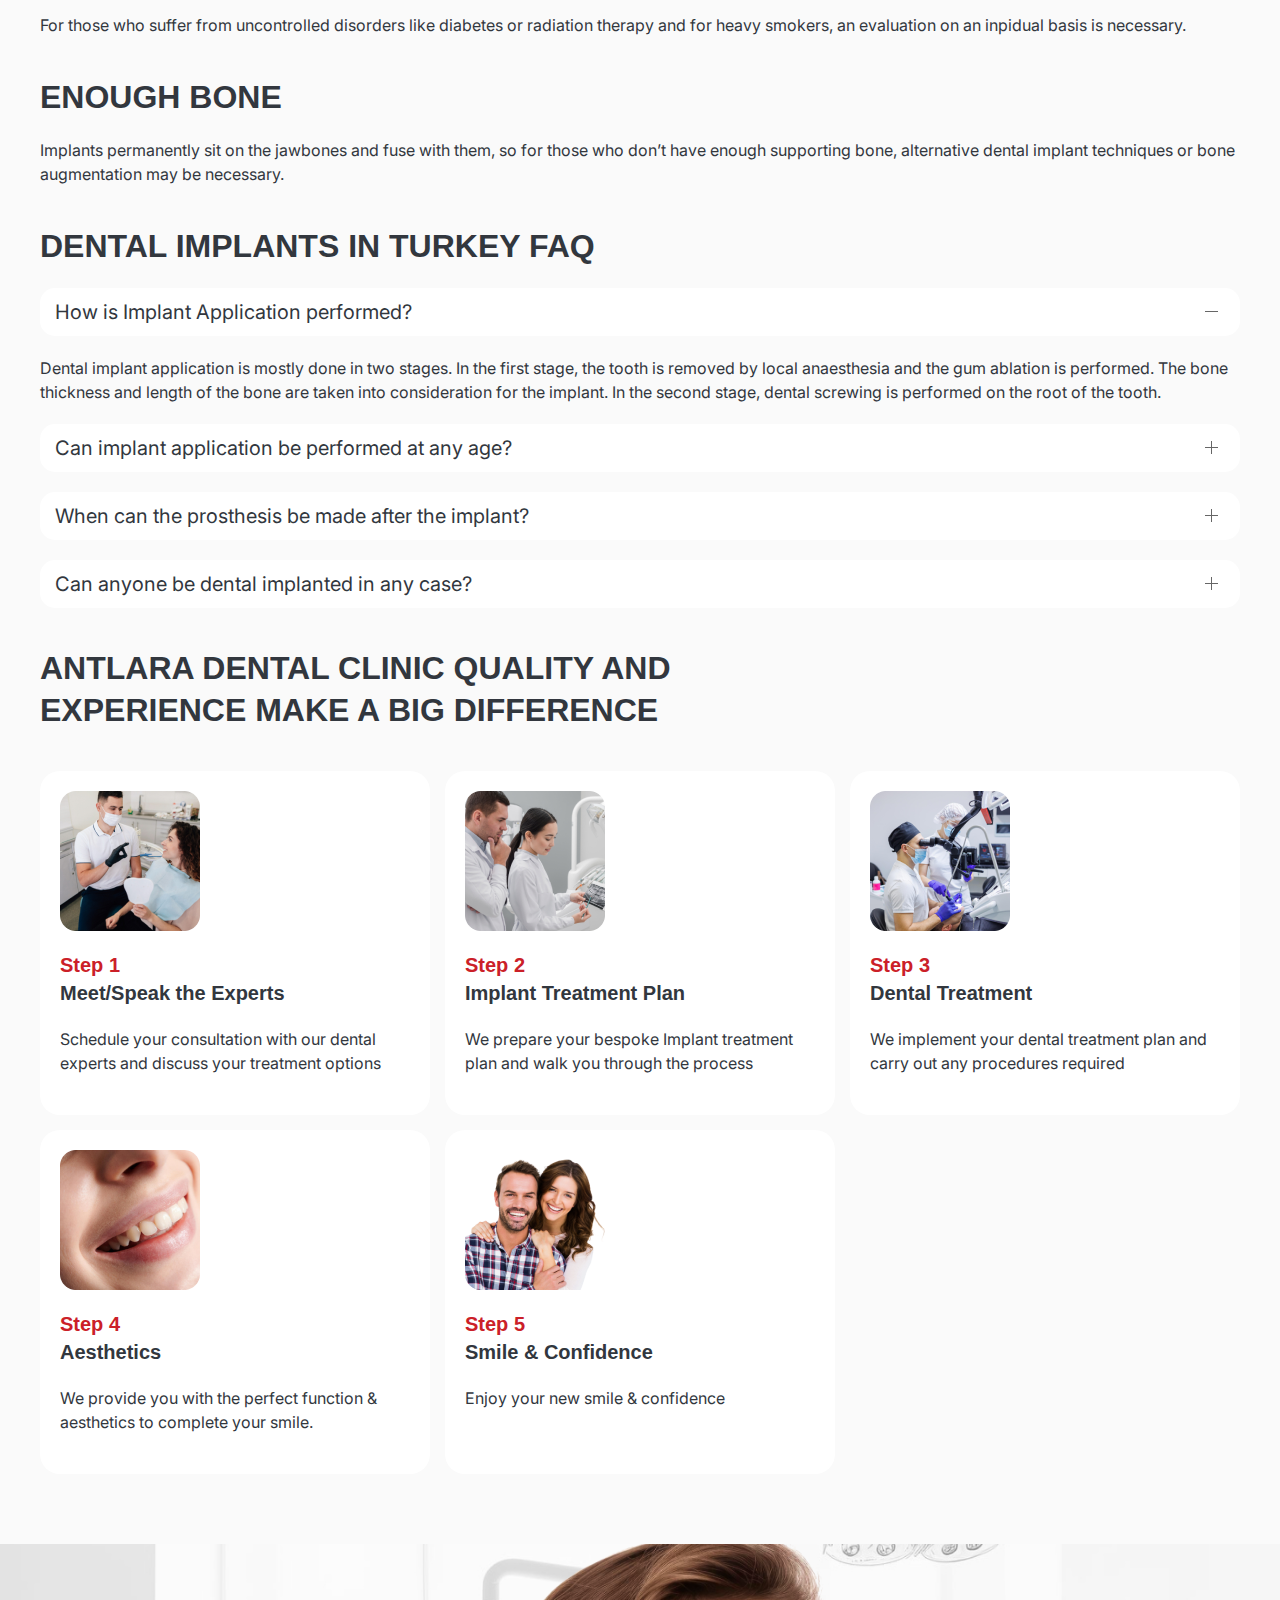
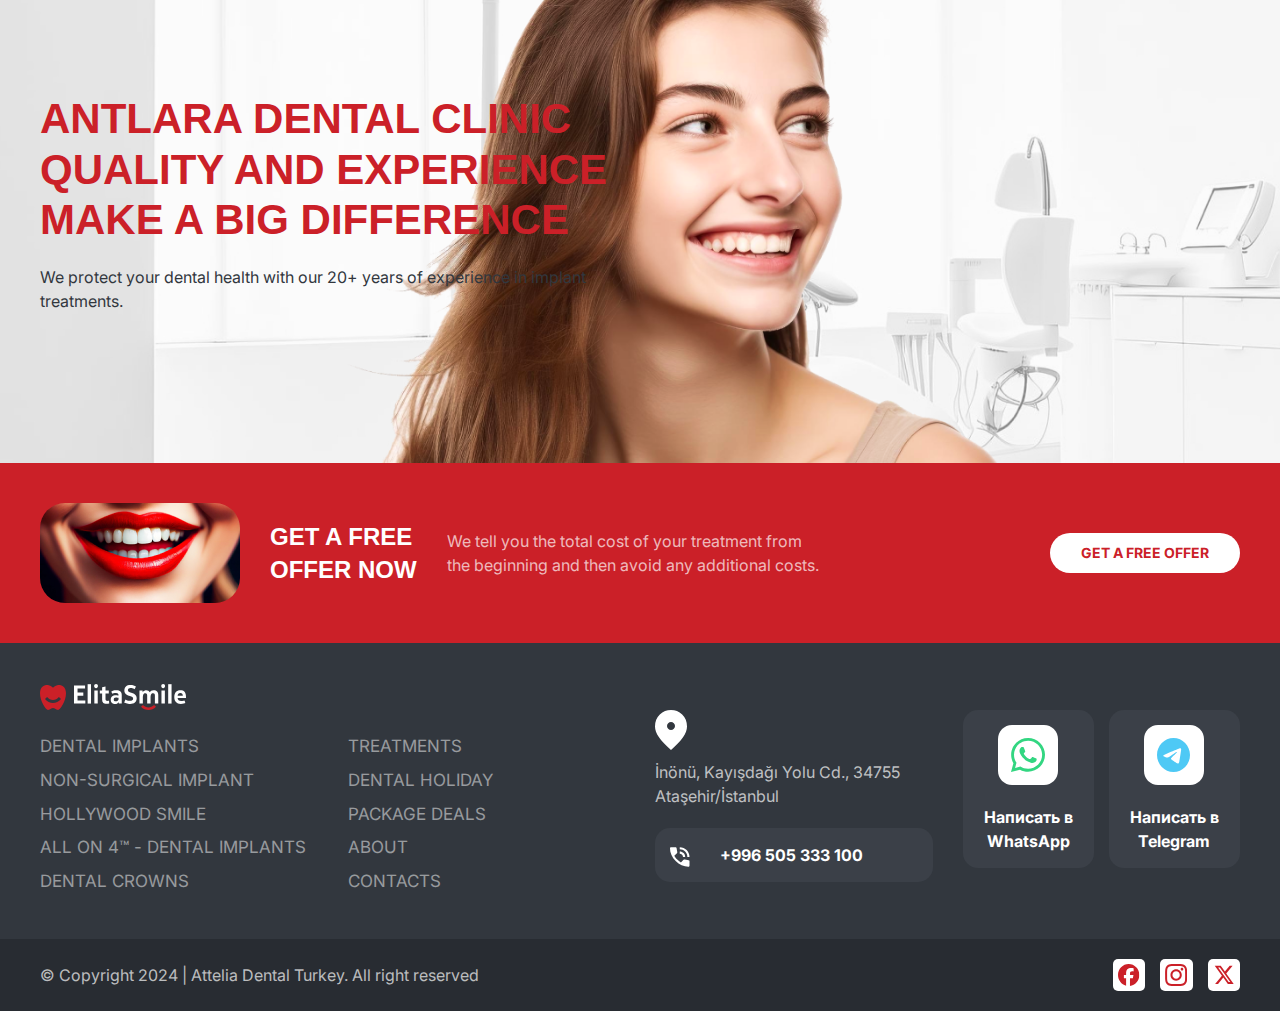
<file: service.html>
<!DOCTYPE html>
<html>
    <head>
        <title>ElitaSmile-service</title>
        <meta charset="utf-8" />
        <meta name="viewport" content="width=device-width, initial-scale=1" />
        <link rel="stylesheet" href="css/uikit.min.css" />
        <link rel="stylesheet" href="css/custom.css" />        
        <link rel="shortcut icon" href="./img/favicon.png" />
        <link rel="apple-touch-icon" href="./img/apple-touch-icon.png" />
        <script src="js/uikit.min.js"></script>
        <script src="js/uikit-icons.min.js"></script>
    </head>
    <body>
        <div class="section">
            <div class="bgph1" style="background-image: url(./img/services/bg/s1.jpg);" uk-parallax="bgx: 300">
                <div class="bgph2">
                    <div class="header">
                        <div class="uk-container">
                            <div class="header-top uk-visible@m">
                                <div class="uk-grid-medium uk-flex-middle" uk-grid>
                                    <div class="uk-width-auto">
                                        <div class="uk-grid-small uk-child-width-auto" uk-grid>
                                            <div>
                                                <a href=""><img src="img/icons/fb.svg"></a>
                                            </div>
                                            <div>
                                                <a href=""><img src="img/icons/insta.svg"></a>
                                            </div>
                                            <div>
                                                <a href=""><img src="img/icons/x.svg"></a>
                                            </div>
                                        </div>
                                    </div>
                                    <div class="uk-width-expand">
                                    </div>
                                    <div class="uk-width-auto">
                                        <a href="" class="grey text-semi-bold">
                                            <div class="uk-grid-small uk-child-width-auto" uk-grid>
                                                <div><img src="img/icons/call.svg"></div>
                                                <div>+996 505 333 100</div>
                                            </div>
                                        </a>
                                    </div>
                                    <div class="uk-width-auto">
                                        <a href="" class="grey text-semi-bold">
                                            <div class="uk-grid-small uk-child-width-auto" uk-grid>
                                                <div><img src="img/icons/wa.svg"></div>
                                                <div>Whatsapp </div>
                                            </div>
                                        </a>
                                    </div>
                                </div>
                            </div>
                            <div class="navbar" uk-sticky="start: 300; animation: uk-animation-slide-top; offset: 10">
                                <div class="uk-grid-small uk-flex-middle" uk-grid>
                                    <div class="uk-width-auto">
                                        <a href="" class="logo">
                                            <img src="img/logo.svg">
                                        </a>
                                    </div>
                                    <div class="uk-width-expand">
                                        <div class="uk-grid-collapse uk-child-width-auto uk-flex-center  uk-visible@m" uk-grid>
                                            <div>
                                                <a href="" class="navbar-link active">Services</a>
                                            </div>
                                            <div>
                                                <a href="" class="navbar-link">PACKAGE DEALS</a>
                                            </div>
                                            <div>
                                                <a href="" class="navbar-link">Dental Tourism</a>
                                            </div>
                                            <div>
                                                <a href="" class="navbar-link">ABOUT</a>
                                            </div>
                                            <div>
                                                <a href="" class="navbar-link">contact</a>
                                            </div>
                                        </div>
                                    </div>
                                    <div class="uk-width-auto">
                                        <a href="" class="uk-button uk-button-primary uk-visible@m">GET A FREE OFFER</a>
                                        <a href="#offcanvas-push" class="uk-button uk-button-primary uk-hidden@m" uk-toggle><img src="img/icons/menu.svg"></a>
                                    </div>
                                </div>
                            </div>
                        </div>
                    </div>
                    <div class="breadcrumb">
                        <div class="uk-container">
                            <ul class="uk-breadcrumb uk-text-uppercase">
                                <li><a href="">home</a></li>
                                <li><a href="">services</a></li>
                                <li><span aria-current="page">Dental Implants</span></li>
                            </ul>
                        </div>
                    </div>
                    <div class="uk-container">
                        <div class="uk-margin-medium-top uk-margin-medium-bottom">
                            <h1 class="text-extra-bold">
                               <span class="red">A GOOD SMILE</span><br>CHANGES EVERYTHING
                            </h1>
                        </div>
                        <div class="glass-card bg-blur">
                            <div class="uk-flex-middle uk-grid" uk-grid="">
                                <div class="uk-width-auto@m uk-first-column">
                                    <h3 class="text-bold"><span class="red">What are Dental<br> Implants Turkey?</span></h3>
                                </div>
                                <div class="uk-width-expand@m">
                                    <div class="text-semi-bold">
                                        Dental implants help restore your smile and your self-confidence. If you suffer from missing teeth or damaged teeth that need removing then implants can provide you with a long lasting solution to your dental problems.
                                    </div>
                                </div>
                                <div class="uk-width-auto@m">
                                    <a href="" class="uk-button uk-button-primary">All Treatments <img src="img/icons/arrow-right.svg" class="uk-margin-small-left"></a>
                                </div>
                            </div>
                        </div>
                    </div>
                </div>
            </div>
        </div>
        <div class="section">
            <div class="uk-container">
                <div class="card-svrt uk-margin-bottom">
                    <div class="uk-grid-small uk-child-width-1-2 uk-child-width-1-4@s uk-child-width-1-5@m" uk-grid uk-height-match="target: > div > .svrtcd">
                        <div>
                            <div class="svrtcd">
                                <img src="img/svrt/1.svg">
                                <div class="uk-margin-top text-bold">TIMESCALE</div>
                                <div class="red text-bold">2-4 WEEKS</div>
                            </div>
                        </div>
                        <div>
                            <div class="svrtcd">
                                <img src="img/svrt/2.svg">
                                <div class="uk-margin-top text-bold">PRICE</div>
                                <div class="red text-bold">START FROM £150</div>
                            </div>
                        </div>
                        <div>
                            <div class="svrtcd">
                                <img src="img/svrt/3.svg">
                                <div class="uk-margin-top text-bold">LIFESPAN</div>
                                <div class="red text-bold">6-12 MONTHS</div>
                            </div>
                        </div>
                        <div>
                            <div class="svrtcd">
                                <img src="img/svrt/4.svg">
                                <div class="uk-margin-top text-bold">RECOVERY TIME</div>
                                <div class="red text-bold">5 DAYS</div>
                            </div>
                        </div>
                        <div>
                            <div class="svrtcd">
                                <img src="img/svrt/5.svg">
                                <div class="uk-margin-top text-bold">GUARANTEE</div>
                                <div class="red text-bold">∞</div>
                            </div>
                        </div>
                    </div>
                </div>
                <div class="uk-margin-medium-top uk-margin-medium-bottom">
                    <div class="uk-grid-medium uk-child-width-1-2@m" uk-grid>
                        <div>
                            <img src="img/s1.jpg" class="uk-border-rounded">
                        </div>
                        <div>
                            <h2 class="text-bold uk-text-uppercase">Why should I Have Dental Implant in Turkey?</h2>
                            <p>
                                Turkey is among the leading countries in dental implants with its world-class dentists and high-level clinics. Turkey also has a deep dental background that dates back more than a century. Here are the reasons for getting adental implant in Turkey.
                            </p>
                            <p>
                            Combine your treatment with a great holiday,
                            Have your exceptional savings-approximately four-quarters of UK and the USA prices,
                            Enjoy European high-quality sterilization standards and state-of-the-art technology,
                            Speak in your mother language with bilingual experts as if you were in your country.
                            </p>
                        </div>
                    </div>
                </div>
                <div>
                    <h2 class="text-bold uk-text-uppercase">What is a Dental Implant?</h2>
                    <p>
                        First deployed in 1960, the dental implant is a proven and effective way and a permanent solution to replace one or all of your teeth with artificial roots made of titanium. Once fixed, the dentist can mount replacement teeth on them.
                    </p>
                    <p>
                        Titanium and zirconium are used to manufacture implants because they are compatible with body tissues and can bond with adjacent bones. 

                        The implants anchor the new teeth by securing stable support and don’t slip or shift and thus provide comfort and confidence.
                        The patients must have a healthy jawbone to support the implants since the implant continues to live underneath the gums. Patients should also continue meticulous oral hygiene to protect their new teeth since they can only keep fusing under healthy conditions.
                    </p>
                </div>
                <div class="uk-margin-medium-bottom">
                    <h2 class="text-bold uk-text-uppercase">Who Can Receive Dental Implants?</h2>
                    <p>
                        To have a dental implant treatment, the patient must have suffered from one or more tooth losses. However, the restrictions in this regard shouldn’t be ruled out. 
                    </p>
                </div>
                <div class="uk-margin-medium-bottom">
                    <h2 class="text-bold uk-text-uppercase">Health</h2>
                    <p>
                        For those who suffer from uncontrolled disorders like diabetes or radiation therapy and for heavy smokers, an evaluation on an inpidual basis is necessary.
                    </p>
                </div>
                <div class="uk-margin-medium-bottom">
                    <h2 class="text-bold uk-text-uppercase">Enough Bone</h2>
                    <p>
                        Implants permanently sit on the jawbones and fuse with them, so for those who don’t have enough supporting bone, alternative dental implant techniques or bone augmentation may be necessary. 
                    </p>
                </div>
                <div class="uk-margin-medium-bottom">
                    <h2 class="text-bold uk-text-uppercase">Dental Implants in Turkey FAQ</h2>
                    <div>
                        <ul uk-accordion>
                            <li class="uk-open">
                                <a class="uk-accordion-title" href>How is Implant Application performed?</a>
                                <div class="uk-accordion-content">
                                    <p>Dental implant application is mostly done in two stages. In the first stage, the tooth is removed by local anaesthesia and the gum ablation is performed. The bone thickness and length of the bone are taken into consideration for the implant. In the second stage, dental screwing is performed on the root of the tooth.</p>
                                </div>
                            </li>
                            <li>
                                <a class="uk-accordion-title" href>Can implant application be performed at any age?</a>
                                <div class="uk-accordion-content">
                                    <p>Ut enim ad minim veniam, quis nostrud exercitation ullamco laboris nisi ut aliquip ex ea commodo consequat. Duis aute irure dolor reprehenderit.</p>
                                </div>
                            </li>
                            <li>
                                <a class="uk-accordion-title" href>When can the prosthesis be made after the implant?</a>
                                <div class="uk-accordion-content">
                                    <p>Duis aute irure dolor in reprehenderit in voluptate velit esse cillum dolore eu fugiat nulla pariatur. Excepteur sint occaecat cupidatat proident.</p>
                                </div>
                            </li>
                            <li>
                                <a class="uk-accordion-title" href>Can anyone be dental implanted in any case?</a>
                                <div class="uk-accordion-content">
                                    <p>Duis aute irure dolor in reprehenderit in voluptate velit esse cillum dolore eu fugiat nulla pariatur. Excepteur sint occaecat cupidatat proident.</p>
                                </div>
                            </li>
                        </ul>
                    </div>
                </div>
                <div class="uk-margin-medium-bottom">
                    <h2 class="text-bold uk-text-uppercase">Antlara Dental Clinic quality and<br class="uk-visible@m"> experience make a big difference</h2>
                </div>
                <div class="uk-child-width-1-3@m uk-grid-small uk-margin-large-bottom" uk-grid uk-height-match="target: > div > .stage-card">
                    <div>
                        <div class="stage-card">
                            <div>
                                <img src="img/stage/1.png">
                            </div>
                            <div class="uk-margin-top">
                                <h4 class="text-bold">
                                    <span class="red"> Step 1</span><br> 
                                    Meet/Speak the Experts
                                </h4>
                                <p>Schedule your consultation with our dental experts and discuss your treatment options</p>
                            </div>
                        </div>
                    </div>
                    <div>
                        <div class="stage-card">
                            <div>
                                <img src="img/stage/2.png">
                            </div>
                            <div class="uk-margin-top">
                                <h4 class="text-bold">
                                    <span class="red"> Step 2</span><br> 
                                    Implant Treatment Plan
                                </h4>
                                <p>We prepare your bespoke Implant treatment plan and walk you through the process</p>
                            </div>
                        </div>
                    </div>
                    <div>
                        <div class="stage-card">
                            <div>
                                <img src="img/stage/3.png">
                            </div>
                            <div class="uk-margin-top">
                                <h4 class="text-bold">
                                    <span class="red"> Step 3</span><br> 
                                    Dental Treatment
                                </h4>
                                <p>We implement your dental treatment plan and carry out any procedures required</p>
                            </div>
                        </div>
                    </div>
                    <div>
                        <div class="stage-card">
                            <div>
                                <img src="img/stage/4.png">
                            </div>
                            <div class="uk-margin-top">
                                <h4 class="text-bold">
                                    <span class="red">Step 4</span><br> 
                                    Aesthetics
                                </h4>
                                <p>We provide you with the perfect function & aesthetics to complete your smile.</p>
                            </div>
                        </div>
                    </div>
                    <div>
                        <div class="stage-card">
                            <div>
                                <img src="img/stage/5.png">
                            </div>
                            <div class="uk-margin-top">
                                <h4 class="text-bold">
                                    <span class="red">Step 5</span><br> 
                                    Smile & Confidence
                                </h4>
                                <p>Enjoy your new smile & confidence</p>
                            </div>
                        </div>
                    </div>
                </div>
            </div>
        </div>

        <div class="section">
            <div class="bg1" uk-parallax="bgx: -300">
                <div class="bg6" uk-parallax="bgx: 300">
                    <div class="uk-container">
                        <div class="second-section">
                            <div class="uk-grid-medium uk-flex-middle" uk-grid>
                                <div class="uk-width-expand@m">
                                    <h2 class="uk-h1 text-extra-bold">
                                        <span class="red uk-text-uppercase">Antlara Dental Clinic quality and experience make a big difference</span>
                                    </h2>
                                    <p>
                                        We protect your dental health with our 20+ years of experience in implant treatments.
                                    </p>
                                </div>
                                <div class="uk-width-expand uk-visible@m">
                                </div>
                            </div>
                        </div>
                    </div>
                </div>
            </div>
        </div>

        <div class="free-offer uk-light">
            <div class="uk-container">
                <div class="uk-grid-medium uk-child-width-auto uk-flex-middle" uk-grid>
                    <div class="uk-width-1-2 uk-width-auto@m">
                        <img src="img/smile-red.png" class="uk-border-rounded">
                    </div>
                    <div class="">
                        <h3 class="text-bold uk-text-uppercase">GET A FREE<br> OFFER NOW</h3>
                    </div>
                    <div class="uk-width-expand@m">We tell you the total cost of your treatment from<br> the beginning and then avoid any additional costs. </div>
                    <div>
                        <a href="" class="uk-button uk-button-primary">GET A FREE OFFER</a>
                    </div>
                </div>
            </div>
        </div>
        <div class="footer uk-light">
            <div class="uk-container">
                <div>
                    <img src="img/slogo.svg">
                </div>
                <div class="uk-grid-medium uk-child-width-1-4@m" uk-grid>
                    <div>
                        <div class="uk-margin-top">
                            <ul class="uk-nav uk-nav-default">
                                <li><a href="#">DENTAL IMPLANTS</a></li>
                                <li><a href="#">NON-SURGICAL IMPLANT</a></li>
                                <li><a href="#">HOLLYWOOD SMILE</a></li>
                                <li><a href="#">ALL ON 4™ - DENTAL IMPLANTS</a></li>
                                <li><a href="#">DENTAL CROWNS</a></li>
                            </ul>
                        </div>
                    </div>
                    <div>
                        <div class="uk-margin-top">
                            <ul class="uk-nav uk-nav-default">
                                <li><a href="#">TREATMENTS</a></li>
                                <li><a href="#">DENTAL HOLIDAY</a></li>
                                <li><a href="#">PACKAGE DEALS</a></li>
                                <li><a href="#">ABOUT</a></li>
                                <li><a href="#">CONTACTS</a></li>
                            </ul>
                        </div>
                    </div>
                    <div>
                        <div>
                            <img src="img/icons/slocation.svg">
                            <div class="uk-margin-small-top">İnönü, Kayışdağı Yolu Cd., 34755 Ataşehir/İstanbul</div>
                            <a href="tel:+996505333100" class="ccdrd uk-margin-top" >
                                <div class="uk-grid-medium uk-flex-middle" uk-grid>
                                    <div class="uk-width-auto uk-first-column">
                                        <img src="img/icons/scall.svg">
                                    </div>
                                    <div class="uk-width-expand">
                                        <b>+996 505 333 100</b>
                                    </div>
                                </div>
                            </a>
                        </div>
                    </div>
                    <div>
                        <div class="uk-grid-small uk-child-width-1-2" uk-grid>
                            <div class="uk-first-column">
                                <a href="" target="_blank" class="link-card uk-text-center">
                                    <img src="img/icons/wa1.svg">
                                    <br>
                                    <div class="uk-margin-top uk-text-bold">Написать в WhatsApp</div>
                                </a>
                            </div>
                            <div>
                                <a href="" class="link-card uk-text-center">
                                    <img src="img/icons/telegram1.svg">
                                    <br>
                                    <div class="uk-margin-top uk-text-bold">Написать в Telegram</div>
                                </a>
                            </div>
                        </div>
                    </div>
                </div>
            </div>
        </div>
        <div class="sub-footer uk-light">
            <div class="uk-container">
                <div class="uk-flex-middle" uk-grid>
                    <div class="uk-width-expand">
                        © Copyright 2024 | Attelia Dental Turkey. All right reserved
                    </div>
                    <div class="uk-width-auto">
                        <div class="uk-grid-small uk-child-width-auto uk-grid" uk-grid="">
                            <div class="uk-first-column">
                                <a href=""><img src="img/icons/fb.svg" class="social-btn"></a>
                            </div>
                            <div>
                                <a href=""><img src="img/icons/insta.svg" class="social-btn"></a>
                            </div>
                            <div>
                                <a href=""><img src="img/icons/x.svg" class="social-btn"></a>
                            </div>
                        </div>
                    </div>
                </div>
            </div>
        </div>
        <div id="offcanvas-push" uk-offcanvas="mode: push">
            <div class="uk-offcanvas-bar uk-flex uk-flex-column">
                <button class="uk-offcanvas-close uk-close-large" type="button" uk-close uk-toggle="cls: uk-close-large; mode: media; media: @s"></button>
                <div><img src="img/slogo.svg" width="100"></div>
                <ul class="uk-nav uk-margin-auto-vertical uk-text-uppercase" uk-nav>
                    <li class="uk-active"><a href="">Home</a></li>
                    <li><a href="">PACKAGE DEALS</a></li>
                    <li><a href="">Dental Tourism</a></li>
                    <li><a href="">ABOUT</a></li>
                    <li><a href="">contact</a></li>
                </ul>
                <div>
                    <a href="" class="uk-button uk-button-primary uk-width-1-1">GET A FREE OFFER</a>
                </div>
            </div>
        </div>
    </body>
</html>
</file>
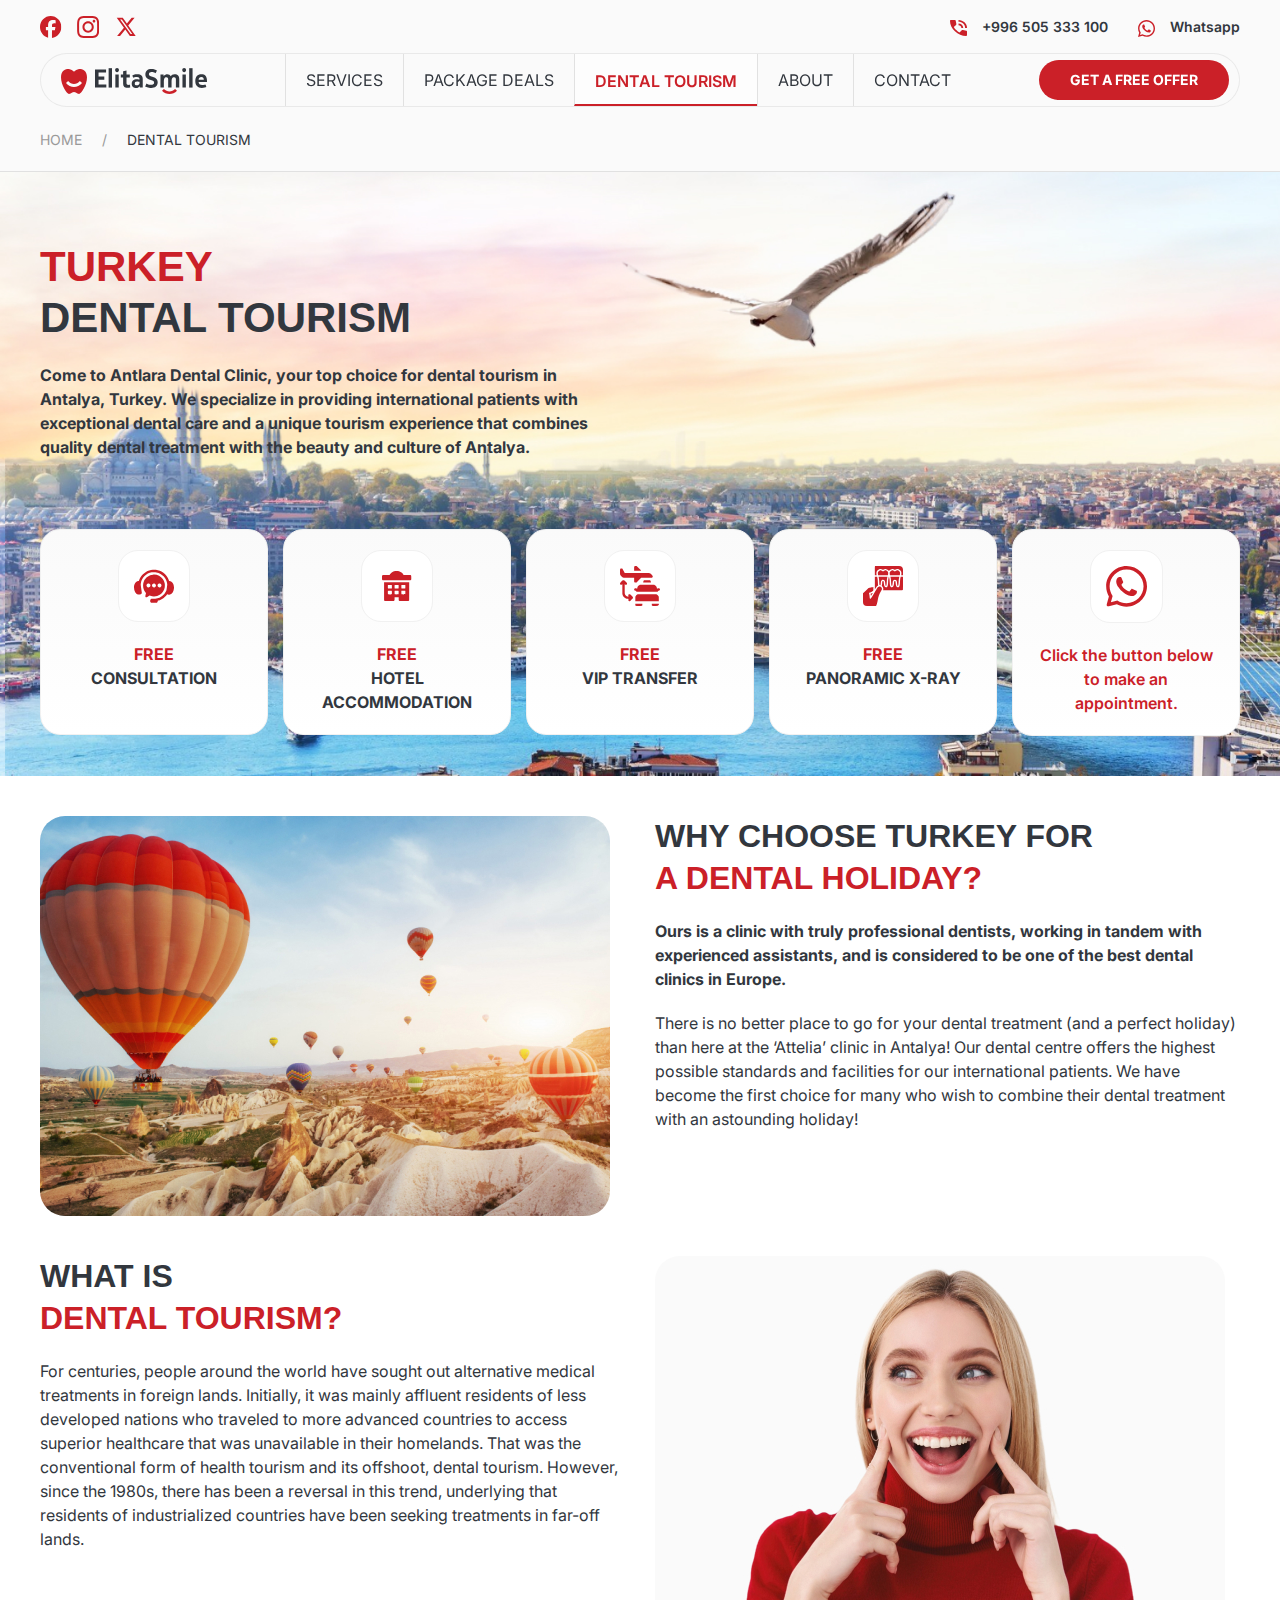
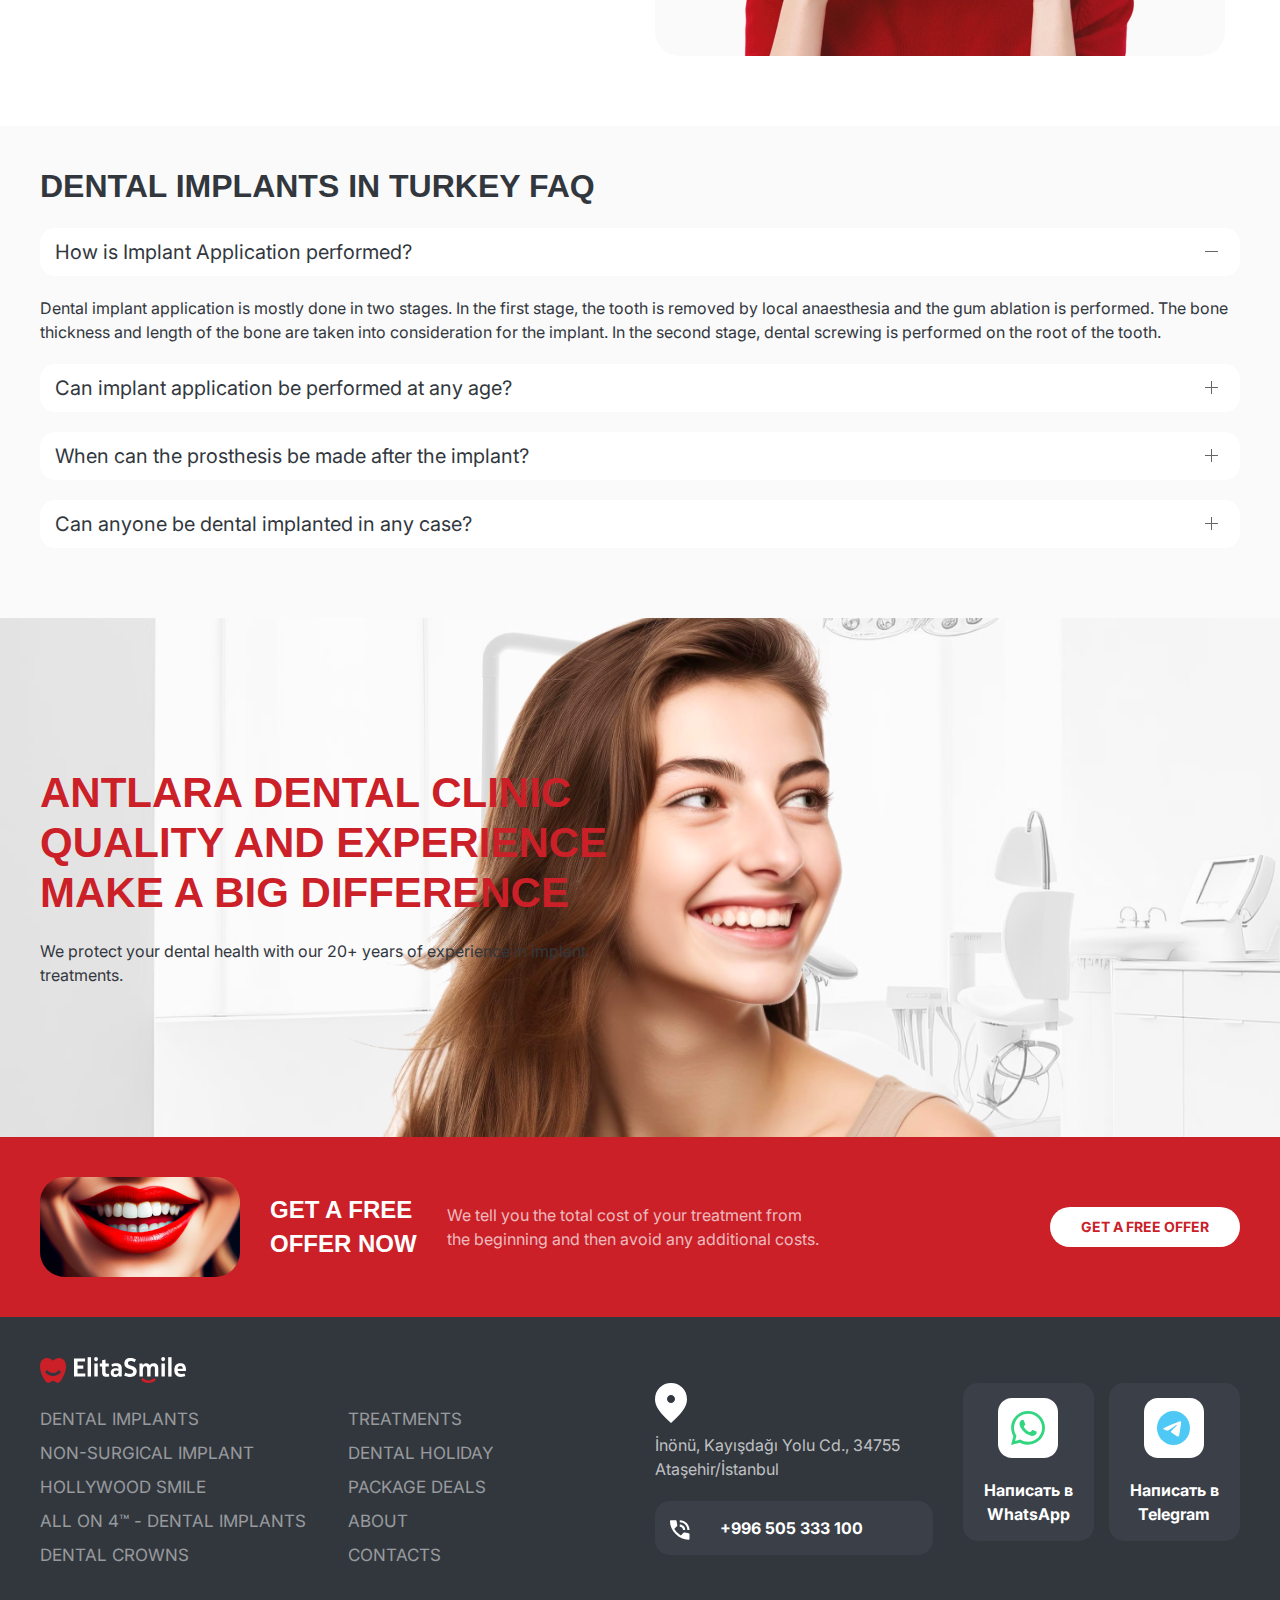
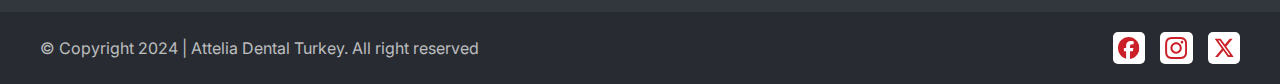
<file: tourism.html>
<!DOCTYPE html>
<html>
    <head>
        <title>ElitaSmile-tourism</title>
        <meta charset="utf-8" />
        <meta name="viewport" content="width=device-width, initial-scale=1" />
        <link rel="stylesheet" href="css/uikit.min.css" />
        <link rel="stylesheet" href="css/custom.css" />
        <link rel="shortcut icon" href="./img/favicon.png" />
        <link rel="apple-touch-icon" href="./img/apple-touch-icon.png" />
        <script src="js/uikit.min.js"></script>
        <script src="js/uikit-icons.min.js"></script>
    </head>
    <body>
        <div class="section"> 
            <div class="header">
                <div class="uk-container">
                    <div class="header-top uk-visible@m">
                        <div class="uk-grid-medium uk-flex-middle" uk-grid>
                            <div class="uk-width-auto">
                                <div class="uk-grid-small uk-child-width-auto" uk-grid>
                                    <div>
                                        <a href=""><img src="img/icons/fb.svg"></a>
                                    </div>
                                    <div>
                                        <a href=""><img src="img/icons/insta.svg"></a>
                                    </div>
                                    <div>
                                        <a href=""><img src="img/icons/x.svg"></a>
                                    </div>
                                </div>
                            </div>
                            <div class="uk-width-expand">
                            </div>
                            <div class="uk-width-auto">
                                <a href="" class="grey text-semi-bold">
                                    <div class="uk-grid-small uk-child-width-auto" uk-grid>
                                        <div><img src="img/icons/call.svg"></div>
                                        <div>+996 505 333 100</div>
                                    </div>
                                </a>
                            </div>
                            <div class="uk-width-auto">
                                <a href="" class="grey text-semi-bold">
                                    <div class="uk-grid-small uk-child-width-auto" uk-grid>
                                        <div><img src="img/icons/wa.svg"></div>
                                        <div>Whatsapp </div>
                                    </div>
                                </a>
                            </div>
                        </div>
                    </div>
                    <div class="navbar" uk-sticky="start: 300; animation: uk-animation-slide-top; offset: 10">
                        <div class="uk-grid-small uk-flex-middle" uk-grid>
                            <div class="uk-width-auto">
                                <a href="" class="logo">
                                    <img src="img/logo.svg">
                                </a>
                            </div>
                            <div class="uk-width-expand">
                                <div class="uk-grid-collapse uk-child-width-auto uk-flex-center  uk-visible@m" uk-grid>
                                    <div>
                                        <a href="" class="navbar-link">Services</a>
                                    </div>
                                    <div>
                                        <a href="" class="navbar-link">PACKAGE DEALS</a>
                                    </div>
                                    <div>
                                        <a href="" class="navbar-link active">Dental Tourism</a>
                                    </div>
                                    <div>
                                        <a href="" class="navbar-link">ABOUT</a>
                                    </div>
                                    <div>
                                        <a href="" class="navbar-link">contact</a>
                                    </div>
                                </div>
                            </div>
                            <div class="uk-width-auto">
                                <a href="" class="uk-button uk-button-primary uk-visible@m">GET A FREE OFFER</a>
                                <a href="#offcanvas-push" class="uk-button uk-button-primary uk-hidden@m" uk-toggle><img src="img/icons/menu.svg"></a>
                            </div>
                        </div>
                    </div>
                </div>
            </div>
            <div class="breadcrumb">
                <div class="uk-container">
                    <ul class="uk-breadcrumb uk-text-uppercase">
                        <li><a href="">home</a></li>
                        <li><span aria-current="page">Dental Tourism</span></li>
                    </ul>
                </div>
            </div> 
        </div> 
        <div class="section">
            <div class="bg11" uk-parallax="bgx: -200">
                <div class="uk-container">
                    <div class="uk-margin-large-top">
                        <div class="uk-grid-medium uk-flex-middle" uk-grid>
                            <div class="uk-width-expand@m">
                                <h2 class="uk-h1 text-extra-bold uk-text-uppercase">
                                    <span class="red">Turkey</span><br>Dental Tourism
                                </h2>
                                <p class="text-bold">Come to Antlara Dental Clinic, your top choice for dental tourism in Antalya, Turkey. We specialize in providing international patients with exceptional dental care and a unique tourism experience that combines quality dental treatment with the beauty and culture of Antalya.</p>
                            </div>
                            <div class="uk-width-expand uk-visible@m">
                            </div>
                        </div>
                    </div>
                    <div class="uk-margin-large-top uk-margin-medium-bottom">
                        <div class="uk-grid-small uk-child-width-1-2 uk-child-width-1-4@s uk-child-width-1-5@m" uk-grid uk-height-match="target: > div > .svrtcd">
                            <div>
                                <div class="svrtcd">
                                    <img src="img/tour/1.svg">
                                    <div class="red uk-margin-top text-bold">FREE</div>
                                    <div class="text-bold">CONSULTATION</div>
                                </div>
                            </div>
                            <div>
                                <div class="svrtcd">
                                    <img src="img/tour/2.svg">
                                    <div class="red uk-margin-top text-bold">FREE</div>
                                    <div class="text-bold">HOTEL ACCOMMODATION</div>
                                </div>
                            </div>
                            <div>
                                <div class="svrtcd">
                                    <img src="img/tour/3.svg">
                                    <div class="red uk-margin-top text-bold">FREE</div>
                                    <div class="text-bold">VIP TRANSFER</div>
                                </div>
                            </div>
                            <div>
                                <div class="svrtcd">
                                    <img src="img/tour/4.svg">
                                    <div class="red uk-margin-top text-bold">FREE</div>
                                    <div class="text-bold">PANORAMIC X-RAY</div>
                                </div>
                            </div>
                            <div>
                                <a href="">
                                <div class="svrtcd">
                                    <img src="img/tour/5.svg">
                                    <div class="uk-margin-top text-semi-bold red">Click the button below to make an appointment.</div>
                                </div>
                                </a>
                            </div>
                        </div>
                    </div>
                </div>
            </div>
        </div>
        <div class="section-alt">
            <div class="uk-container">
                <div class="uk-grid-medium uk-child-width-1-2@m uk-margin-medium-top" uk-grid>
                    <div>
                        <img src="img/tour/m1.jpg" class="uk-border-rounded">
                    </div>
                    <div>
                        <h2 class="text-extra-bold uk-text-uppercase">
                            Why Choose Turkey for<br><span class="red">a Dental Holiday?</span>
                        </h2>
                        <p class="text-bold">
                            Ours is a clinic with truly professional dentists, working in tandem with experienced assistants, and is considered to be one of the best dental clinics in Europe.
                        </p>
                        <p>
                            There is no better place to go for your dental treatment (and a perfect holiday) than here at the ‘Attelia’ clinic in Antalya! Our dental centre offers the highest possible standards and facilities for our international patients. We have become the first choice for many who wish to combine their dental treatment with an astounding holiday!
                        </p>
                    </div>
                </div>
                <div class="uk-grid-medium uk-child-width-1-2@m uk-margin-medium-top uk-margin-large-bottom" uk-grid>
                    <div>
                        <h2 class="text-extra-bold uk-text-uppercase">
                            What is<br><span class="red"> Dental Tourism?</span>
                        </h2>
                        <p>
                            For centuries, people around the world have sought out alternative medical treatments in foreign lands. Initially, it was mainly affluent residents of less developed nations who traveled to more advanced countries to access superior healthcare that was unavailable in their homelands. That was the conventional form of health tourism and its offshoot, dental tourism. However, since the 1980s, there has been a reversal in this trend, underlying that residents of industrialized countries have been seeking treatments in far-off lands.
                        </p>
                    </div>
                    <div>
                        <img src="img/tour/m2.jpg" class="uk-border-rounded">
                    </div>
                </div>
            </div>
        </div>
        <div class="section">
            <div class="uk-container">
                <div class="uk-margin-large-bottom uk-margin-medium-top">
                    <h2 class="text-bold uk-text-uppercase">Dental Implants in Turkey FAQ</h2>
                    <div>
                        <ul uk-accordion>
                            <li class="uk-open">
                                <a class="uk-accordion-title" href>How is Implant Application performed?</a>
                                <div class="uk-accordion-content">
                                    <p>Dental implant application is mostly done in two stages. In the first stage, the tooth is removed by local anaesthesia and the gum ablation is performed. The bone thickness and length of the bone are taken into consideration for the implant. In the second stage, dental screwing is performed on the root of the tooth.</p>
                                </div>
                            </li>
                            <li>
                                <a class="uk-accordion-title" href>Can implant application be performed at any age?</a>
                                <div class="uk-accordion-content">
                                    <p>Ut enim ad minim veniam, quis nostrud exercitation ullamco laboris nisi ut aliquip ex ea commodo consequat. Duis aute irure dolor reprehenderit.</p>
                                </div>
                            </li>
                            <li>
                                <a class="uk-accordion-title" href>When can the prosthesis be made after the implant?</a>
                                <div class="uk-accordion-content">
                                    <p>Duis aute irure dolor in reprehenderit in voluptate velit esse cillum dolore eu fugiat nulla pariatur. Excepteur sint occaecat cupidatat proident.</p>
                                </div>
                            </li>
                            <li>
                                <a class="uk-accordion-title" href>Can anyone be dental implanted in any case?</a>
                                <div class="uk-accordion-content">
                                    <p>Duis aute irure dolor in reprehenderit in voluptate velit esse cillum dolore eu fugiat nulla pariatur. Excepteur sint occaecat cupidatat proident.</p>
                                </div>
                            </li>
                        </ul>
                    </div>
                </div>
            </div>
        </div>
        <div class="section">
            <div class="bg1" uk-parallax="bgx: -300">
                <div class="bg6" uk-parallax="bgx: 300">
                    <div class="uk-container">
                        <div class="second-section">
                            <div class="uk-grid-medium uk-flex-middle" uk-grid>
                                <div class="uk-width-expand@m">
                                    <h2 class="uk-h1 text-extra-bold">
                                        <span class="red uk-text-uppercase">Antlara Dental Clinic quality and experience make a big difference</span>
                                    </h2>
                                    <p>
                                        We protect your dental health with our 20+ years of experience in implant treatments.
                                    </p>
                                </div>
                                <div class="uk-width-expand uk-visible@m">
                                </div>
                            </div>
                        </div>
                    </div>
                </div>
            </div>
        </div>
        <div class="free-offer uk-light">
            <div class="uk-container">
                <div class="uk-grid-medium uk-child-width-auto uk-flex-middle" uk-grid>
                    <div class="uk-width-1-2 uk-width-auto@m">
                        <img src="img/smile-red.png" class="uk-border-rounded">
                    </div>
                    <div class="">
                        <h3 class="text-bold uk-text-uppercase">GET A FREE<br> OFFER NOW</h3>
                    </div>
                    <div class="uk-width-expand@m">We tell you the total cost of your treatment from<br> the beginning and then avoid any additional costs. </div>
                    <div>
                        <a href="" class="uk-button uk-button-primary">GET A FREE OFFER</a>
                    </div>
                </div>
            </div>
        </div>
        <div class="footer uk-light">
            <div class="uk-container">
                <div>
                    <img src="img/slogo.svg">
                </div>
                <div class="uk-grid-medium uk-child-width-1-4@m" uk-grid>
                    <div>
                        <div class="uk-margin-top">
                            <ul class="uk-nav uk-nav-default">
                                <li><a href="#">DENTAL IMPLANTS</a></li>
                                <li><a href="#">NON-SURGICAL IMPLANT</a></li>
                                <li><a href="#">HOLLYWOOD SMILE</a></li>
                                <li><a href="#">ALL ON 4™ - DENTAL IMPLANTS</a></li>
                                <li><a href="#">DENTAL CROWNS</a></li>
                            </ul>
                        </div>
                    </div>
                    <div>
                        <div class="uk-margin-top">
                            <ul class="uk-nav uk-nav-default">
                                <li><a href="#">TREATMENTS</a></li>
                                <li><a href="#">DENTAL HOLIDAY</a></li>
                                <li><a href="#">PACKAGE DEALS</a></li>
                                <li><a href="#">ABOUT</a></li>
                                <li><a href="#">CONTACTS</a></li>
                            </ul>
                        </div>
                    </div>
                    <div>
                        <div>
                            <img src="img/icons/slocation.svg">
                            <div class="uk-margin-small-top">İnönü, Kayışdağı Yolu Cd., 34755 Ataşehir/İstanbul</div>
                            <a href="tel:+996505333100" class="ccdrd uk-margin-top" >
                                <div class="uk-grid-medium uk-flex-middle" uk-grid>
                                    <div class="uk-width-auto uk-first-column">
                                        <img src="img/icons/scall.svg">
                                    </div>
                                    <div class="uk-width-expand">
                                        <b>+996 505 333 100</b>
                                    </div>
                                </div>
                            </a>
                        </div>
                    </div>
                    <div>
                        <div class="uk-grid-small uk-child-width-1-2" uk-grid>
                            <div class="uk-first-column">
                                <a href="" target="_blank" class="link-card uk-text-center">
                                    <img src="img/icons/wa1.svg">
                                    <br>
                                    <div class="uk-margin-top uk-text-bold">Написать в WhatsApp</div>
                                </a>
                            </div>
                            <div>
                                <a href="" class="link-card uk-text-center">
                                    <img src="img/icons/telegram1.svg">
                                    <br>
                                    <div class="uk-margin-top uk-text-bold">Написать в Telegram</div>
                                </a>
                            </div>
                        </div>
                    </div>
                </div>
            </div>
        </div>
        <div class="sub-footer uk-light">
            <div class="uk-container">
                <div class="uk-flex-middle" uk-grid>
                    <div class="uk-width-expand">
                        © Copyright 2024 | Attelia Dental Turkey. All right reserved
                    </div>
                    <div class="uk-width-auto">
                        <div class="uk-grid-small uk-child-width-auto uk-grid" uk-grid="">
                            <div class="uk-first-column">
                                <a href=""><img src="img/icons/fb.svg" class="social-btn"></a>
                            </div>
                            <div>
                                <a href=""><img src="img/icons/insta.svg" class="social-btn"></a>
                            </div>
                            <div>
                                <a href=""><img src="img/icons/x.svg" class="social-btn"></a>
                            </div>
                        </div>
                    </div>
                </div>
            </div>
        </div>
        <div id="offcanvas-push" uk-offcanvas="mode: push">
            <div class="uk-offcanvas-bar uk-flex uk-flex-column">
                <button class="uk-offcanvas-close uk-close-large" type="button" uk-close uk-toggle="cls: uk-close-large; mode: media; media: @s"></button>
                <div><img src="img/slogo.svg" width="100"></div>
                <ul class="uk-nav uk-margin-auto-vertical uk-text-uppercase" uk-nav>
                    <li class="uk-active"><a href="">Home</a></li>
                    <li><a href="">PACKAGE DEALS</a></li>
                    <li><a href="">Dental Tourism</a></li>
                    <li><a href="">ABOUT</a></li>
                    <li><a href="">contact</a></li>
                </ul>
                <div>
                    <a href="" class="uk-button uk-button-primary uk-width-1-1">GET A FREE OFFER</a>
                </div>
            </div>
        </div>
    </body>
</html>
</file>
<file: css/custom.css>
@import url('https://fonts.googleapis.com/css2?family=Inter:wght@100..900&display=swap');

html {
    font-family: "Inter", BlinkMacSystemFont, "Segoe UI", Roboto, "Helvetica Neue", Arial, "Noto Sans", sans-serif, "Apple Color Emoji", "Segoe UI Emoji", "Segoe UI Symbol", "Noto Color Emoji";
    background: #FAFAFA;
    color: #32373E;
}

.btn-lng {
    background: #fff;
    padding: 0px 10px;
    border-radius: 100px;
}

.btn-lng img {
    width: 20px;
    margin-right: 5px;
    border-radius: 150px;
}

.langlink img {
    border-radius: 150px;
    width: 30px;
    margin-right: 5px;
}

.langlink {
    display: block;
    background: #fafafa;
    padding: 10px;
    border-radius: 100px;
    color: #32373e;
    margin-bottom: 10px;
}

.uk-dropdown {
    padding: 10px;
    background: #fff;
    border-radius: 10px;
}

.bottom-quiz {
    padding: 15px 0;
    position: fixed;
    bottom: 0;
    width: 100%;
}

.uk-button-mutted {
    background: #fff;
    border-radius: 50px;
}

.breadcrumb {
    padding: 20px 0;
    border-bottom: 1px solid #E1E1E1;
}

.uk-breadcrumb>:last-child>a:not([href]), .uk-breadcrumb>:last-child>span {
    color: #32373e;
}

.grey {
    color: #32373E;
}

.text-lght {
    font-weight: 300;
}

.text-regular {
    font-weight: 400;
}

.text-medium {
    font-weight: 500;
}

.text-semi-bold {
    font-weight: 600;
}

.text-bold {
    font-weight: 700;
}

.text-extra-bold {
    font-weight: 700;
}

.uk-input, .uk-select, .uk-textarea {
    padding: 0 15px;
    background: #FAFAFA;
    border: 1px solid #e5e5e5;
}

.uk-modal-container .uk-modal-dialog {
    border-radius: 20px;
}

.red {
    color: #CB2028 !important;
}

.uk-close {
    color: #32373E;
    background: #f1f1f1;
    border-radius: 10px;
}

.uk-light .uk-button-primary {
    background-color: #fff;
    color: #cb2028;
}

.footer {
    background: #32373E;
    padding: 40px 0;
}

.sub-footer {
    background: #282C32;
    padding: 20px 0;
}

.social-btn {
    background: #fff;
    padding: 5px;
    border-radius: 5px;
}

.uk-nav-default {
    font-size: 17px;
    line-height: 1.4;
}

.ccdrd {
    background: #3B4048;
    display: block;
    padding: 15px;
    border-radius: 15px;
}

.link-card {
    display: block;
    background: #3B4048;
    padding: 15px;
    border-radius: 15px;
}



.header-top {
    padding: 15px 0px;
    font-size: 14px;
}

.logo {
    display: block;
    padding: 0 10px;
}

.navbar {
    background: rgba(255, 255, 255, 0.15); 
    border: 1px rgba(225, 225, 225, 0.70) solid; 
    backdrop-filter: blur(20px);
    padding: 0 10px;
    border-radius: 150px;
}

.navbar-link {
    padding: 14px 20px;
    display: block;
    color: #32373E;
    text-transform: uppercase;
    border-left: 1px solid #E1E1E1;
}

.navbar-link:hover {
    background: #cb2028;
    font-weight: 600;
    padding: 14px 20px;
    display: block;
    color: #fff;
    text-decoration: none;

}

a.navbar-link.active {
    background: rgba(255, 255, 255, 0.55);
    color: #cb2028;
    font-weight: 600;
    border-bottom: 2px solid #cb2028;
    padding: 15px 20px 11px 20px;
}

.uk-button-primary {
    background-color: #cb2028;
    color: #fff;
    border: 1px solid transparent;
    border-radius: 150px;
    font-weight: 700;
}

.uk-button-primary:hover {
    background-color: #32373E;
    color: #fff;
}

.uk-button-default {
    background-color: #fff;
    color: #cb2028;
    border: 2px solid #cb2028;
    border-radius: 150px;
    font-weight: 700;
}

.main-section {
    padding: 150px 0;
}

.second-section {
    padding: 150px 0;
}

.delta-section {
    padding: 150px 0;
}

.glass-card {
    padding: 30px 30px;
    border-radius: 30px 30px 0px 0px;
}

.glass-card-top {
    padding: 30px 30px;
    border-radius: 0px 0px 30px 30px;
}

.glass-card-holiwood {
    padding: 30px 30px;
    border-radius: 30px;
}

.card-svrt {
    padding: 20px 30px;
    background: #fff;
    border: 1px solid #E1E1E1;
    border-top: 0;
    border-radius: 0px 0px 20px 20px;
}

.svrtcd {
    background: linear-gradient(0deg, white 0%, #FAFAFA 100%);
    padding: 20px;
    border-radius: 20px;
    text-align: center;
    border: 1px solid #f1f1f1;
}

.svrtcd img {
    background: #fff;
    padding: 15px 15px;
    border-radius: 20px;
    border: 1px solid #f1f1f1;
}

.uk-accordion-title {
    display: block;
    background: #fff;
    color: #32373E;
    overflow: hidden;
    padding: 10px 15px;
    border-radius: 15px;
}

.stage-card {
    background: #fff;
    padding: 20px;
    border-radius: 20px;
}

.bg-blur {
    background: rgba(255, 255, 255, 0.15); 
    border: 1px rgba(225, 225, 225, 0.70) solid; 
    backdrop-filter: blur(20px);
}

.bgph2 {
    background: rgba(255, 255, 255, 0.35); 
    backdrop-filter: blur(20px);
}

.chevron-down {
    padding: 25px 10px;
    border-radius: 150px;
    animation: floatAnimation 1s infinite alternate;
}

.uk-button-secondary {
    background-color: #32373E;
    color: #fff;
    border: 1px solid transparent;
    border-radius: 150px;
}

.header-second {
    padding: 15px 20px;
}

.uk-overlay {
    padding: 15px 15px;
    border-radius: 15px;
}

.uk-border-rounded {
    border-radius: 25px;
}

.uk-progress {
    vertical-align: baseline;
    display: block;
    width: 100%;
    border: 0;
    background-color: #e6e6e6;
    margin-bottom: 20px;
    height: 10px;
    border-radius: 0;
    overflow: hidden;
}

.uk-progress.progress-red::-webkit-progress-value {
    background-color: #cb2028;
}
.uk-progress.progress-red::-moz-progress-bar {
    background-color: #cb2028;
}
.uk-progress.progress-red::-ms-fill {
    background-color: #cb2028;
}

.quizpanel {
    color: #3b4048;
    background: #fff;
    display: block;
    padding: 15px 15px;
    border-radius: 16px;
}

.quizpanel:hover {
    color: #fff;
    background: #cb2028;
}

.uk-text-large {
    font-size: 1.2rem;
    line-height: 1.5;
}

.quizpanel img {
    width: 40px;
}

.uk-link, a {
    color: #cb2028;
    text-decoration: none;
    cursor: pointer;
}

.uk-link-toggle:hover .uk-link, .uk-link:hover, a:hover {
    color: #cb2028;
    text-decoration: underline;
}

.service-card {
    color: #32373E;
    background: rgba(255, 255, 255, 0.65); 
    border: 2px rgba(225, 225, 225, 0.10) solid; 
    backdrop-filter: blur(20px);
}

.service-card:hover {
    color: #32373E;
    background: rgba(255, 255, 255, 1); 
    border: 2px #CB2028 solid; 
    text-decoration: none;
}

.card-services {
    background: #fff;
    border-radius: 25px;
    padding-bottom: 20px;
}

.card-services:hover {
    background: #f1f1f1;
}

.card-services-body {
    padding: 0px 20px;
}

.uk-h1, .uk-h2, .uk-h3, .uk-h4, .uk-h5, .uk-h6, .uk-heading-2xlarge, .uk-heading-3xlarge, .uk-heading-large, .uk-heading-medium, .uk-heading-small, .uk-heading-xlarge, h1, h2, h3, h4, h5, h6 {
    color: #32373E;
}

.uk-slidenav {
    color: #32373E;
    transition: color .1s ease-in-out;
    background: #fff;
    border-radius: 50px;
}

.uk-dotnav>*>* {
    width: 30px;
    height: 3px;
    border-radius: 2px;
    background: #32373E;
    border: 1px solid rgba(102, 102, 102, .4);
}

.uk-dotnav>.uk-active>* {
    background-color: #CB2028;
    border-color: transparent;
}

.Before {
    display: block;
    padding: 5px 15px;
    background: rgba(50, 55, 62, 0.60);
    border-radius: 20px 0 0 20px;
    overflow: hidden;
    backdrop-filter: blur(40px);
    color: #fff;
}

.After {
    display: block;
    padding: 5px 15px;
    background: rgba(203, 32, 40, 0.70);
    border-radius: 0px 20px 20px 0px;
    overflow: hidden;
    backdrop-filter: blur(40px);
    color: #fff;
}

.price-card-badge {
    font-size: 14px;
    font-weight: 700;
    padding: 5px 15px;
    border-radius: 6px;
    color: #CB2028;
    border: 2px solid;
    display: inline-block;
}

.price-card-head {
    padding: 20px 20px 20px 20px;
    background: #fafafa;
}
.price-card-head-primary {
    padding: 20px 20px 20px 20px;
    background: #CB2028;
}

.price-card-subhead {
    padding: 20px 20px 20px 20px;
    background: #f5f5f5;
    border-top: 1px solid #E1E1E1;
    border-bottom: 1px solid #E1E1E1;
}

.price-card {
    background: #FDFDFD;
    border: 1px solid #E1E1E1;
}

.white {
    color: #fff;
}

.price-card-footer {
    border-top: 1px solid #e5e5e5;
    padding: 20px 20px;
}


.uk-list li::before {
    content: "";
    display: inline-block;
    width: 20px;
    height: 12px;
    margin-right: 5px;
    background-image: url(../img/icons/checkmark.svg);
    background-size: contain;
    background-repeat: no-repeat;
}

.uk-list-large.uk-list-divider>:nth-child(n+1) {
    padding-left: 20px;
}

.price-date {
    background: rgba(50, 55, 62, 0.60);
    backdrop-filter: blur(40px);
    color: #fff;
    display: inline-block;
    float: right;
    padding: 5px 15px;
    border-radius: 30px;
}

.consultation-container {
  display: flex;
  align-items: center;
  background: white;
  border-radius: 20px;
  padding: 10px 20px;
  border: 1px solid #E1E1E1;
}

.dot {
  margin-right: 10px;
}

.consultation-text {
  color: #32373E;
  font-size: 14px;
  font-weight: 700;
  font-family: Inter;
  word-wrap: break-word;
}

.cinema {
    width: 100%;
    height: 15px;
    background: 
        linear-gradient(90deg, #515863 0, #515863 15px, #32373E 15px, #32373E 30px),
        linear-gradient(90deg, #515863 0, #515863 20px, transparent 20px, transparent 35px);
    background-size: 35px 15px;
    border-bottom: 7px solid #515863;
    border-top: 7px solid #515863;
}

.free-offer {
    background: #CB2028;
    padding: 40px 0;
}

.rew-client {
    padding: 40px 0;
    border-radius: 30px 30px 0px 0px;
}


.speech-bubble {
    background: #fff;
    display: inline-block;
    padding: 20px 20px;
    position: relative;
    text-align: center;
    vertical-align: top;
    border-radius: 20px;
    margin: 0 0 30px 0;
}

.speech-bubble:after {
    border: 1em solid transparent;
    border-top-color: #fff;
    content: '';
    margin-left: -1em;
    position: absolute;
    top: 100%;
    left: 50%;
    width: 0;
    height: 0;
}

.avatar {
    display: block;
    margin: 20px 0;
    text-align: center;
}

.avatar img{
    width: 80px;
}



.bg1  {
    background-image: url(../img/bg1.jpg);
    background-size: cover;
    background-position: center;
}

.bg2  {
    background-image: url(../img/bg2.png);
    background-size: cover;
    background-position: center;
}

.bg3  {
    background-image: url(../img/bg2.jpg);
    background-size: cover;
    background-position: center;
}

.bg4  {
    background-image: url(../img/bg3.png);
    background-size: cover;
    background-position: center;
}

.bg5  {
    background-image: url(../img/bg3.jpg);
    background-size: cover;
    background-position: center;
}

.bg6  {
    background-image: url(../img/bg4.png);
    background-size: cover;
    background-position: center;
}

.bg7  {
    background-image: url(../img/bg4.jpg);
    background-size: cover;
    background-position: center;
}

.bg8  {
    background-image: url(../img/bg5.png);
    background-size: cover;
    background-position: center;
}

.bg9  {
    background-image: url(../img/bg5.jpg);
    background-size: cover;
    background-position: center;
}

.bg10  {
    background-image: url(../img/bg6.png);
    background-size: cover;
    background-position: center;
}

.bg11  {
    background-image: url(../img/bg11.jpg);
    background-size: cover;
    background-position: center;
}

.section-alt {
    background: #fff;
}

.uk-offcanvas-bar a {
    color: #fff;
    background: #3B4048;
    padding: 5px 20px !important;
    margin: 10px 0;
    border-radius: 30px;
}

.uk-offcanvas-bar {
    background: #32373E;
}

.uk-offcanvas-bar .uk-button-primary {
    background-color: #cb2028;
    color: #ffffff;
} 

.uk-offcanvas-bar .uk-close {
    color: rgba(255, 255, 255, .5);
    background: #3B4048;
    padding: 10px;
    border-radius: 30px;
}



@keyframes floatAnimation {
    0% {
        transform: translateY(0);
    }
    100% {
        transform: translateY(-10px);
    }
}









@media (max-width: 960px) {

.card-svrt {
    padding: 20px;
    border-radius: 0px 0px 20px 20px;
}

.bg1  {
    background-image: url(../img/mob/bg1.jpg);
    background-size: cover;
    background-position: center;
}

.bg2  {
    background-image: url(../img/mob/bg2.png);
    background-size: cover;
    background-position: center;
}

.bg3  {
    background-image: url(../img/mob/bg2.jpg);
    background-size: cover;
    background-position: center;
}

.bg4  {
    background-image: url(../img/mob/bg3.png);
    background-size: cover;
    background-position: center;
}

.bg5  {
    background-image: url(../img/mob/bg3.jpg);
    background-size: cover;
    background-position: center;
}

.bg6  {
    background-image: url(../img/mob/bg4.png);
    background-size: cover;
    background-position: center;
}

.bg7  {
    background-image: url(../img/mob/bg4.jpg);
    background-size: cover;
    background-position: center;
}

.bg8  {
    background-image: url(../img/mob/bg5.png);
    background-size: cover;
    background-position: center;
}

.bg9  {
    background-image: url(../img/mob/bg5.jpg);
    background-size: cover;
    background-position: center;
}

.bg10  {
    background-image: url(../img/mob/bg6.png);
    background-size: cover;
    background-position: center;
}










html {
    font-size: 14px;
    font-weight: 400;
}

.uk-border-rounded {
    border-radius: 15px;
}

.uk-slidenav {
    color: #ffffff;
    transition: color .1s ease-in-out;
    background: rgb(0 0 0 / 21%);
    border-radius: 10px;
}

.logo {
    width: 100px;
}

.navbar {
    padding: 5px 5px;
    border-radius: 150px;
    margin-top: 15px;
}

.uk-button-primary {
    padding: 0px 15px;
}

.main-section {
    padding: 80px 0;
}

.uk-list-large.uk-list-divider>:nth-child(n+1) {
    padding-left: 15px;
}
.uk-list-large.uk-list-divider>:nth-child(n+2) {
    margin-top: 15px;
    padding-top: 15px;
}

.glass-card {
    padding: 20px 20px;
    border-radius: 20px 20px 0 0;
}

.glass-card-holiwood {
    padding: 15px;
    border-radius: 20px;
}

.consultation-container {
    border-radius: 20px;
    padding: 5px 15px;
}

.delta-section {
    padding: 40px 0px 20px 0;
}

.rew-client {
    padding: 20px 0;
    border-radius: 20px 20px 0px 0px;
}

.price-card {
    margin: 15px 0 0 0;
    border-radius: 20px;
}

.price-card-head {
    border-radius: 20px 20px  0 0;
}

.price-card-head-primary {
   
    border-radius: 20px 20px  0 0;
}
.uk-slider-items:not(.uk-grid) {
    margin-left: -15px;
}

}
</file>
